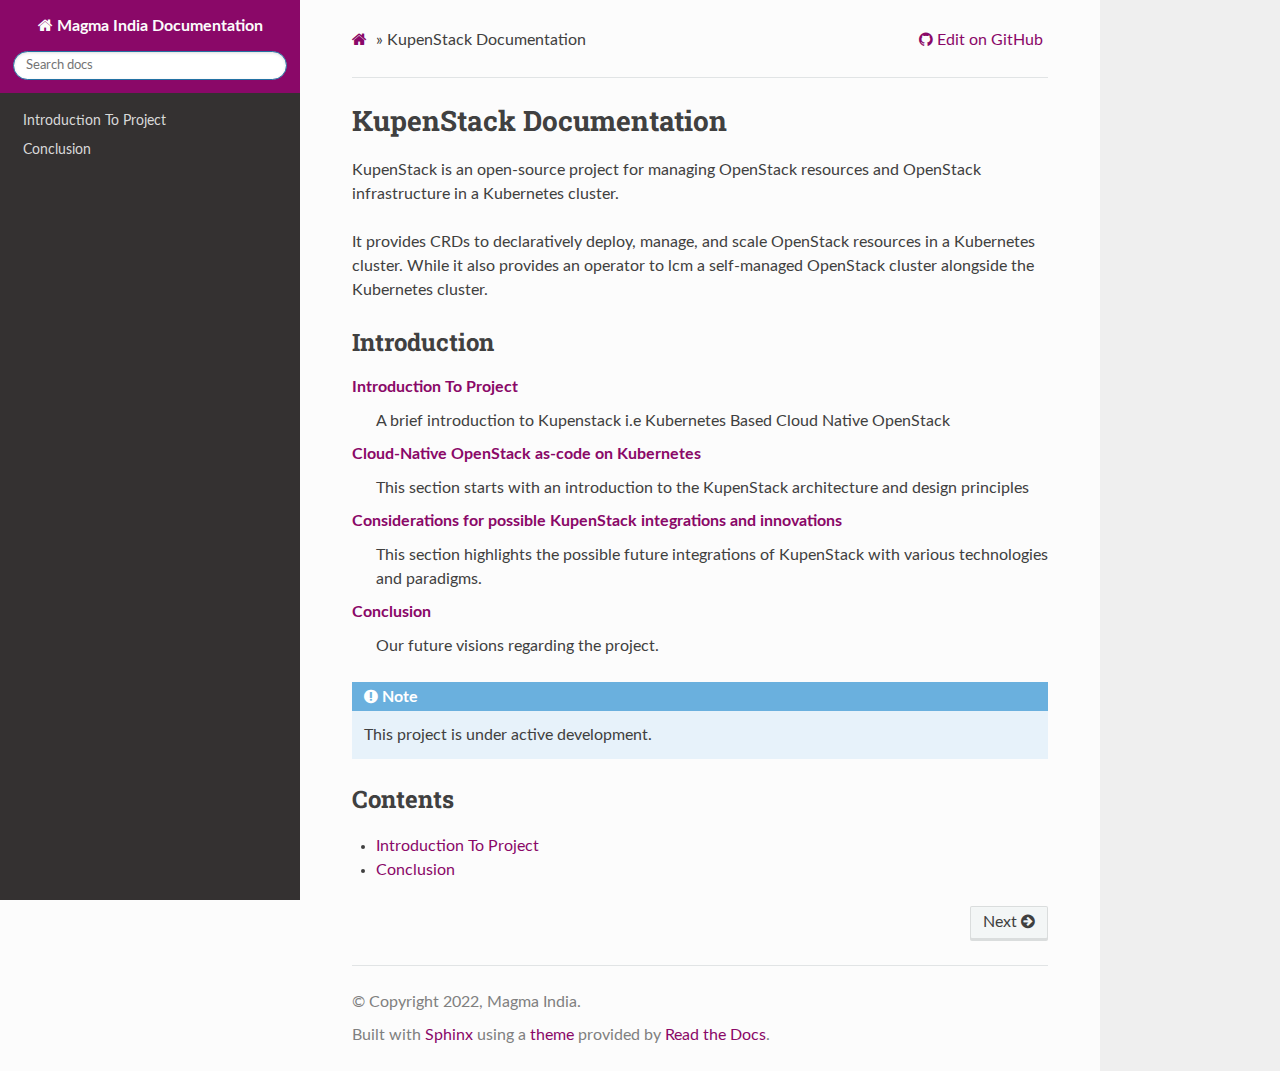
<file: index.html>
<!DOCTYPE html>
<html class="writer-html5" lang="en" >
<head>
  <meta charset="utf-8" />
  
  <meta name="viewport" content="width=device-width, initial-scale=1.0" />
  
  <title>KupenStack Documentation &mdash; Magma India Documentation 0.1.0 documentation</title>
  

  
  <link rel="stylesheet" href="_static/css/theme.css" type="text/css" />
  <link rel="stylesheet" href="_static/pygments.css" type="text/css" />

  
  

  
  

  

  
  
    
      <script type="text/javascript" id="documentation_options" data-url_root="./" src="_static/documentation_options.js"></script>
        <script src="_static/jquery.js"></script>
        <script src="_static/underscore.js"></script>
        <script src="_static/doctools.js"></script>
    
    <script type="text/javascript" src="_static/js/theme.js"></script>

    
    <link rel="index" title="Index" href="genindex.html" />
    <link rel="search" title="Search" href="search.html" />
    <link rel="next" title="Introduction To Project" href="Introduction.html" /> 
</head>

<body class="wy-body-for-nav">

   
  <div class="wy-grid-for-nav">
    
    <nav data-toggle="wy-nav-shift" class="wy-nav-side">
      <div class="wy-side-scroll">
        <div class="wy-side-nav-search" >
          

          
            <a href="#" class="icon icon-home"> Magma India Documentation
          

          
          </a>

          
            
            
          

          
<div role="search">
  <form id="rtd-search-form" class="wy-form" action="search.html" method="get">
    <input type="text" name="q" placeholder="Search docs" />
    <input type="hidden" name="check_keywords" value="yes" />
    <input type="hidden" name="area" value="default" />
  </form>
</div>

          
        </div>

        
        <div class="wy-menu wy-menu-vertical" data-spy="affix" role="navigation" aria-label="main navigation">
          
            
            
              
            
            
              <ul>
<li class="toctree-l1"><a class="reference internal" href="Introduction.html">Introduction To Project</a></li>
<li class="toctree-l1"><a class="reference internal" href="Conclusion.html">Conclusion</a></li>
</ul>

            
          
        </div>
        
      </div>
    </nav>

    <section data-toggle="wy-nav-shift" class="wy-nav-content-wrap">

      
      <nav class="wy-nav-top" aria-label="top navigation">
        
          <i data-toggle="wy-nav-top" class="fa fa-bars"></i>
          <a href="#">Magma India Documentation</a>
        
      </nav>


      <div class="wy-nav-content">
        
        <div class="rst-content">
        
          

















<div role="navigation" aria-label="breadcrumbs navigation">

  <ul class="wy-breadcrumbs">
    
      <li><a href="#" class="icon icon-home"></a> &raquo;</li>
        
      <li>KupenStack Documentation</li>
    
    
      <li class="wy-breadcrumbs-aside">
        
          
            
              <a href="https://github.com/kupenstack/docs/blob/master/docs/index.rst" class="fa fa-github"> Edit on GitHub</a>
            
          
        
      </li>
    
  </ul>

  
  <hr/>
</div>
          <div role="main" class="document" itemscope="itemscope" itemtype="http://schema.org/Article">
           <div itemprop="articleBody">
            
  <div class="section" id="kupenstack-documentation">
<h1>KupenStack Documentation<a class="headerlink" href="#kupenstack-documentation" title="Permalink to this headline">¶</a></h1>
<p>KupenStack is an open-source project for managing OpenStack resources and OpenStack infrastructure in
a Kubernetes cluster.</p>
<p>It provides CRDs to declaratively deploy, manage, and scale OpenStack resources in a Kubernetes cluster.
While it also provides an operator to lcm a self-managed OpenStack cluster alongside the Kubernetes cluster.</p>
<div class="section" id="introduction">
<h2>Introduction<a class="headerlink" href="#introduction" title="Permalink to this headline">¶</a></h2>
<dl class="simple">
<dt><a class="reference internal" href="Introduction.html"><span class="doc">Introduction To Project</span></a></dt><dd><p>A brief introduction to Kupenstack i.e Kubernetes Based Cloud Native OpenStack</p>
</dd>
<dt><a class="reference internal" href="Cloud-Native-OpenStack-as-code-on-Kubernetes.html"><span class="doc">Cloud-Native OpenStack as-code on Kubernetes</span></a></dt><dd><p>This section starts with an introduction to the KupenStack architecture and design principles</p>
</dd>
<dt><a class="reference internal" href="Considerations-for-possible-KupenStack-integrations-and-innovations.html"><span class="doc">Considerations for possible KupenStack integrations and innovations</span></a></dt><dd><p>This section highlights the possible future integrations of KupenStack with various technologies and paradigms.</p>
</dd>
<dt><a class="reference internal" href="Conclusion.html"><span class="doc">Conclusion</span></a></dt><dd><p>Our future visions regarding the project.</p>
</dd>
</dl>
<div class="admonition note">
<p class="admonition-title">Note</p>
<p>This project is under active development.</p>
</div>
</div>
<div class="section" id="contents">
<h2>Contents<a class="headerlink" href="#contents" title="Permalink to this headline">¶</a></h2>
<div class="toctree-wrapper compound">
<ul>
<li class="toctree-l1"><a class="reference internal" href="Introduction.html">Introduction To Project</a></li>
<li class="toctree-l1"><a class="reference internal" href="Conclusion.html">Conclusion</a></li>
</ul>
</div>
</div>
</div>


           </div>
           
          </div>
          <footer>
    <div class="rst-footer-buttons" role="navigation" aria-label="footer navigation">
        <a href="Introduction.html" class="btn btn-neutral float-right" title="Introduction To Project" accesskey="n" rel="next">Next <span class="fa fa-arrow-circle-right" aria-hidden="true"></span></a>
    </div>

  <hr/>

  <div role="contentinfo">
    <p>
        &#169; Copyright 2022, Magma India.

    </p>
  </div>
    
    
    
    Built with <a href="https://www.sphinx-doc.org/">Sphinx</a> using a
    
    <a href="https://github.com/readthedocs/sphinx_rtd_theme">theme</a>
    
    provided by <a href="https://readthedocs.org">Read the Docs</a>. 

</footer>
        </div>
      </div>

    </section>

  </div>
  

  <script type="text/javascript">
      jQuery(function () {
          SphinxRtdTheme.Navigation.enable(true);
      });
  </script>

  
  
    
   

</body>
</html>
</file>
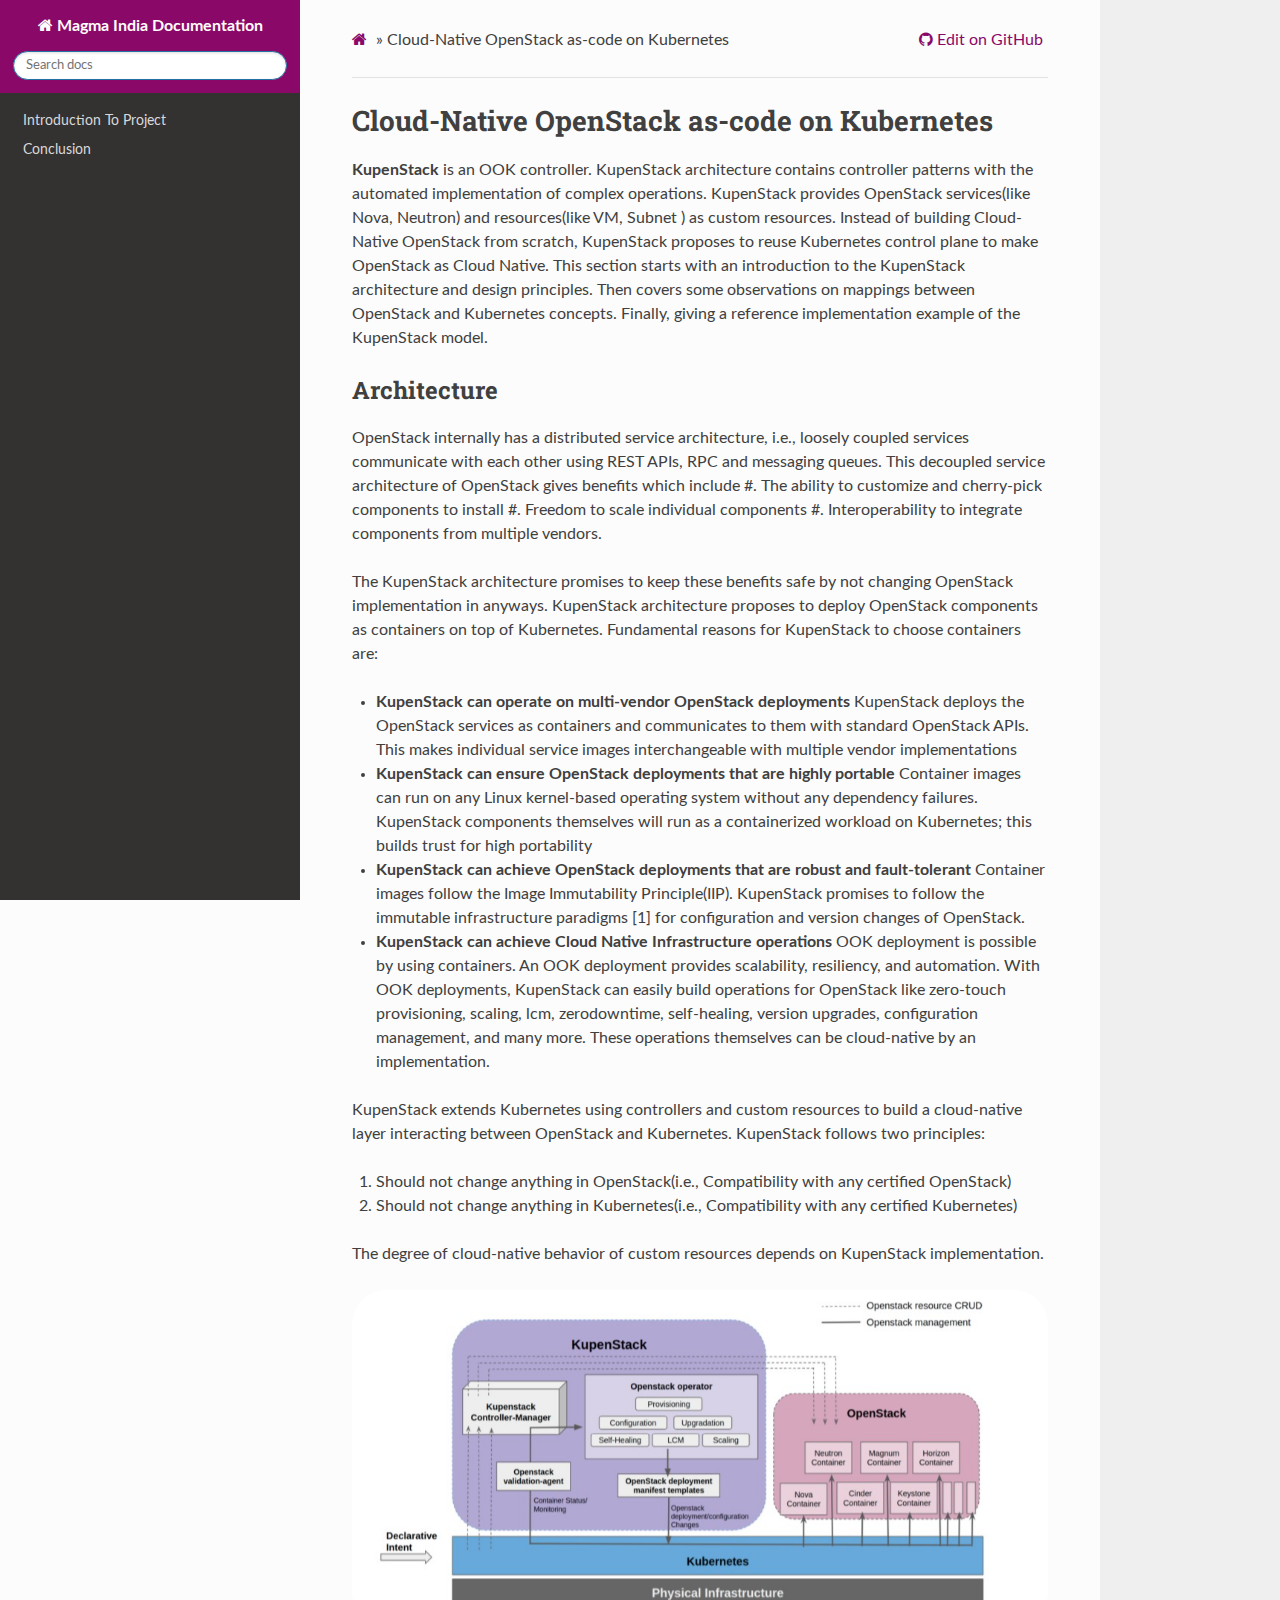
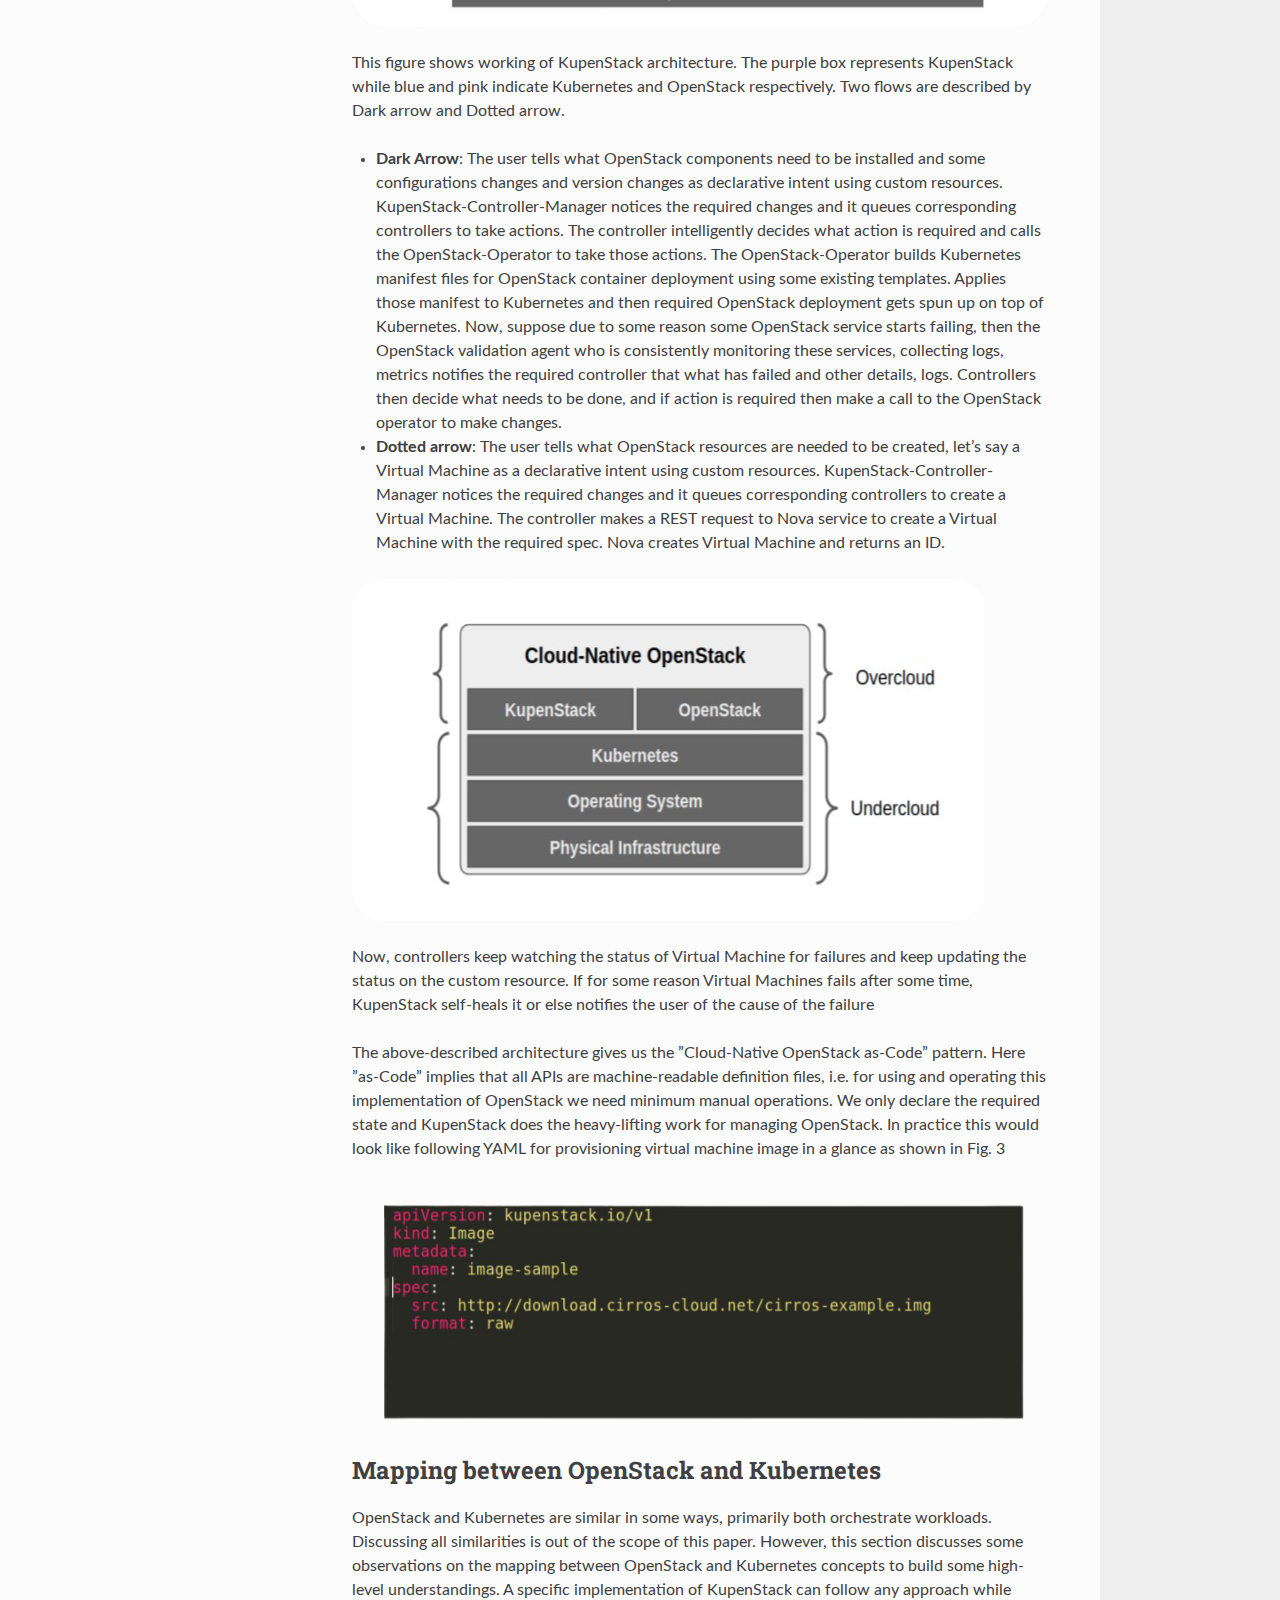
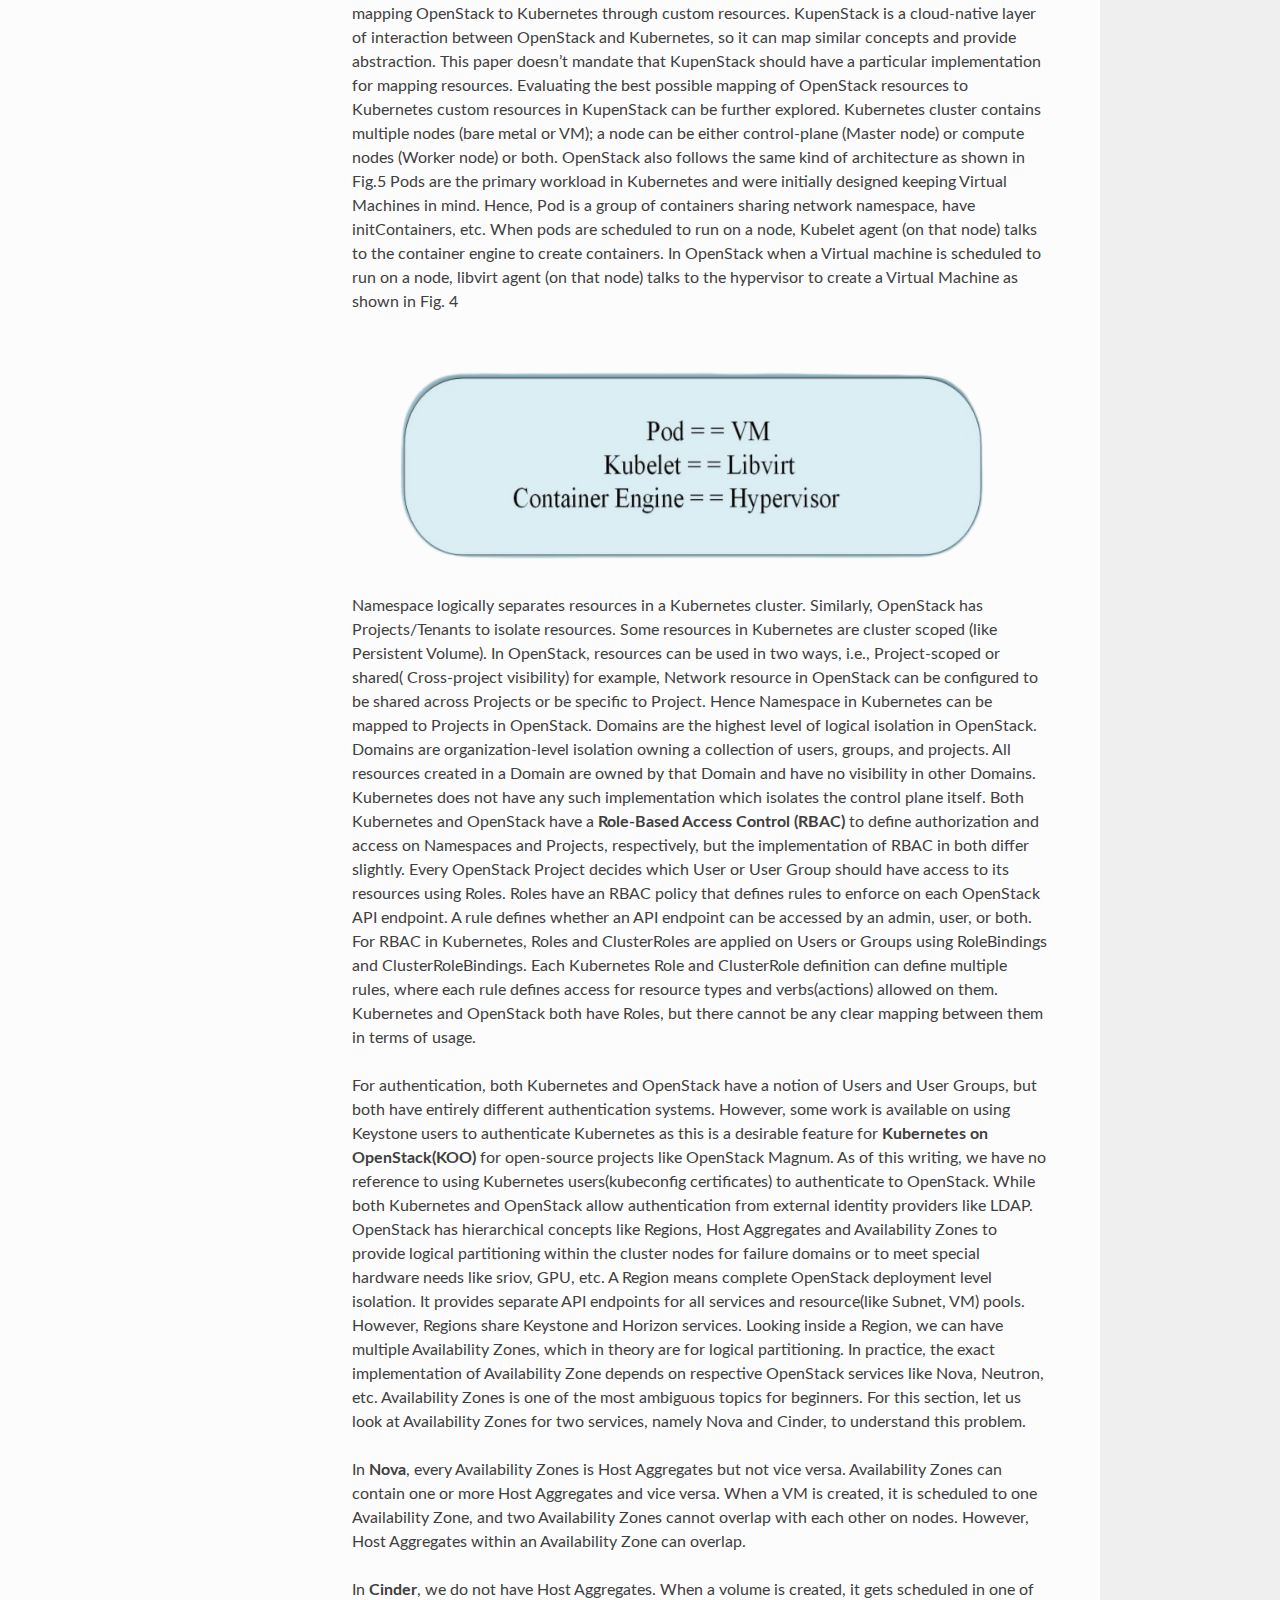
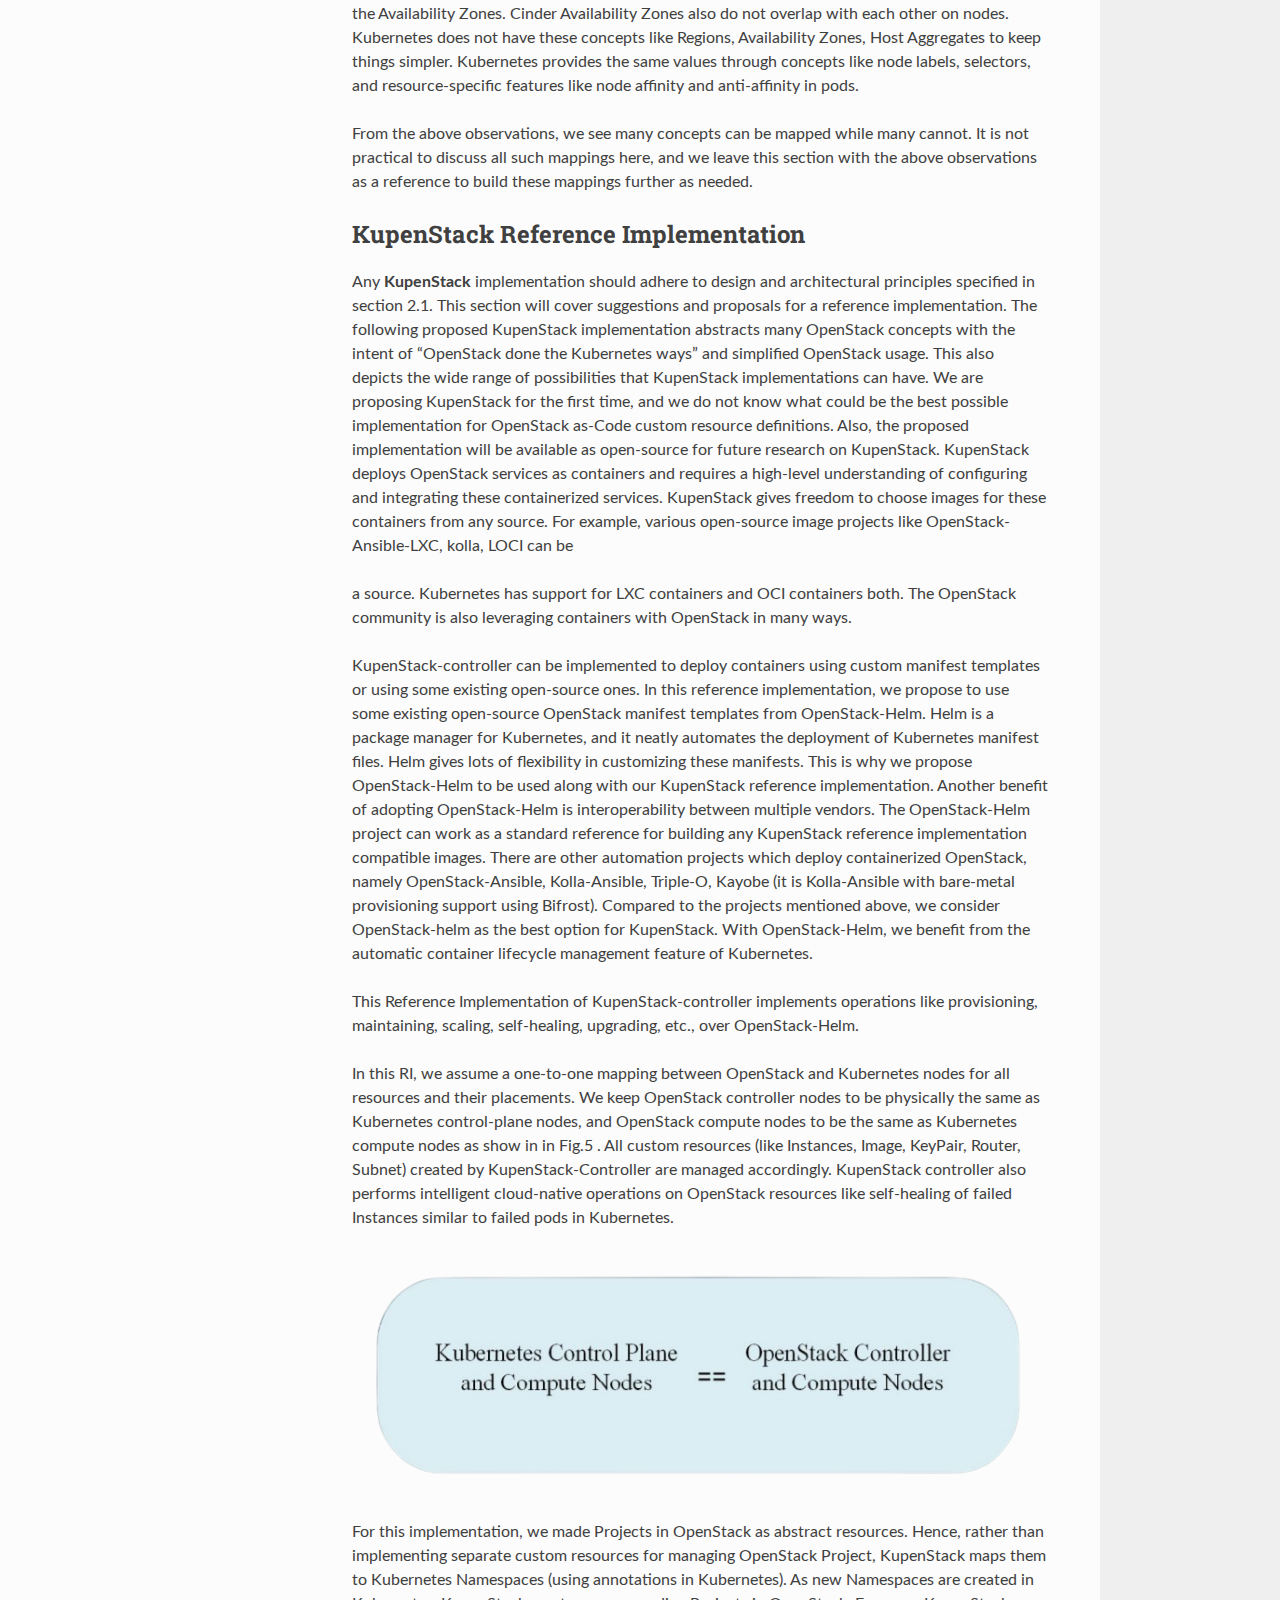
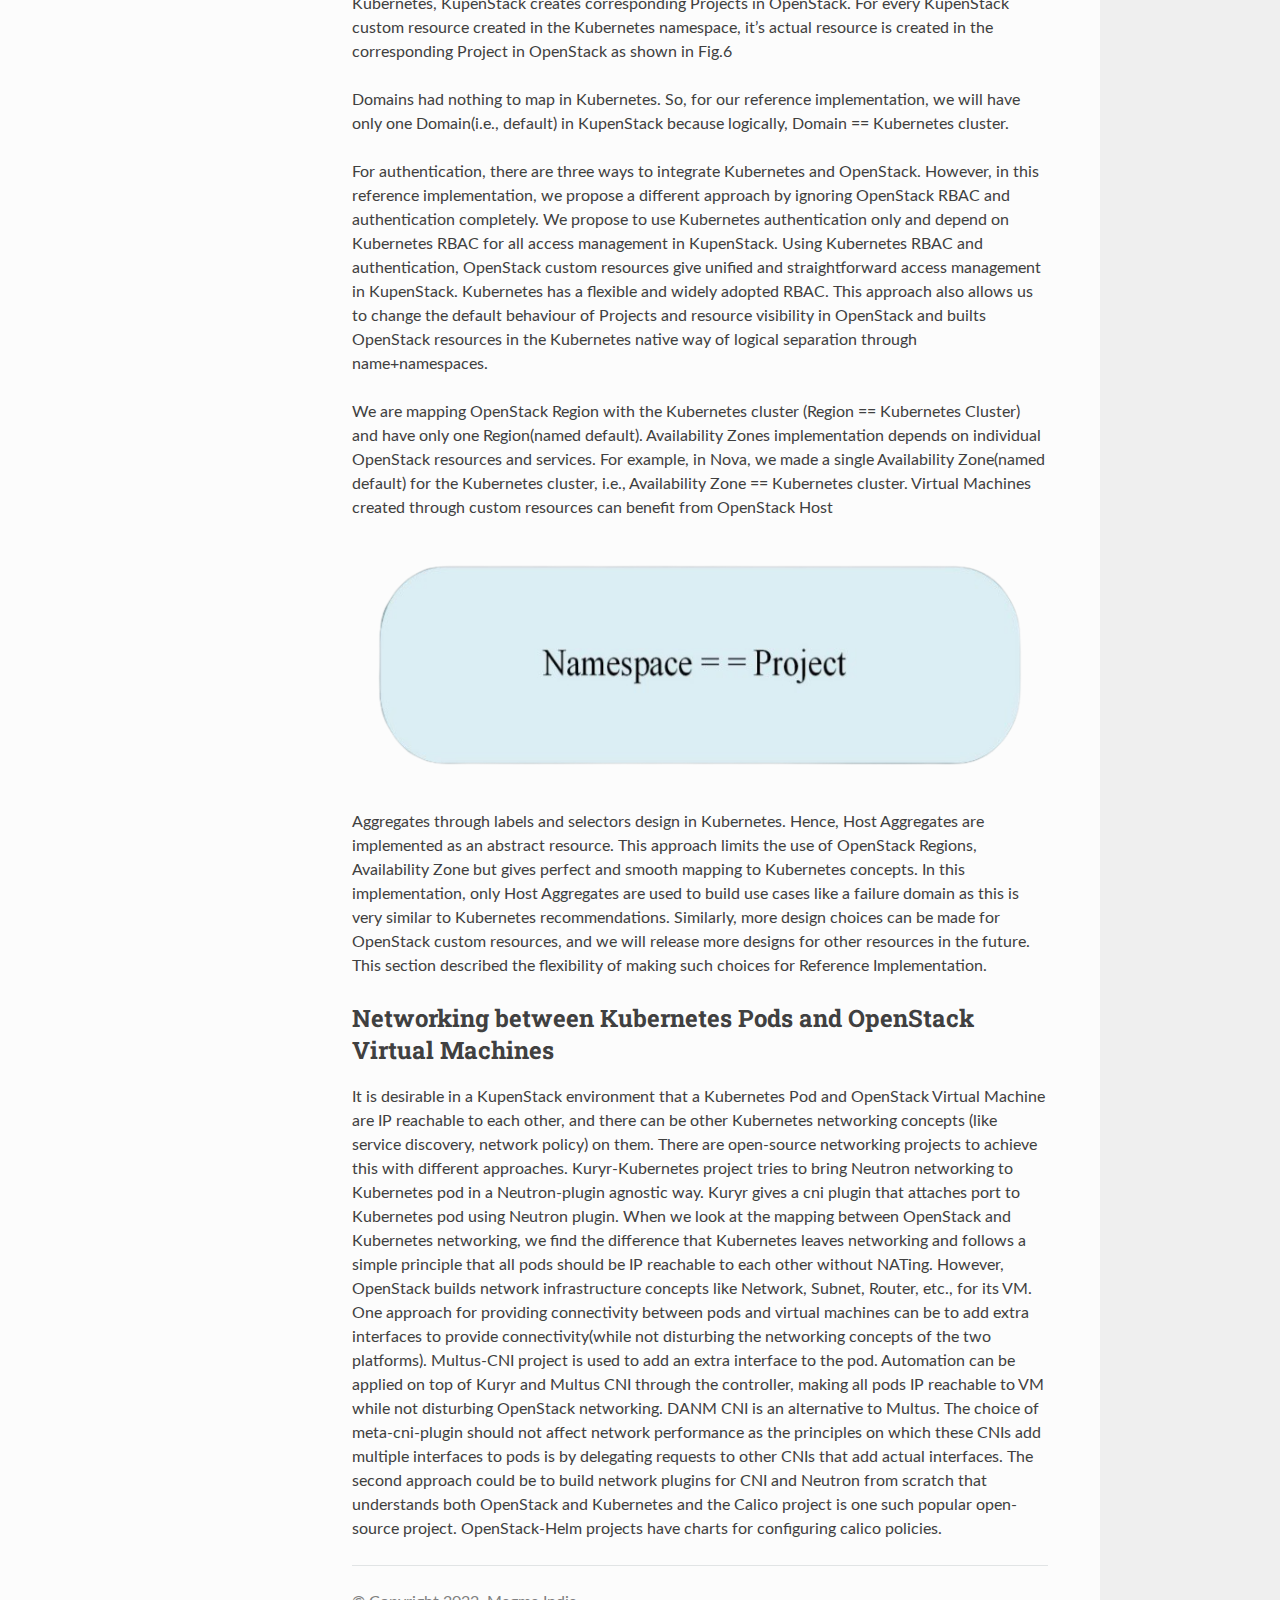
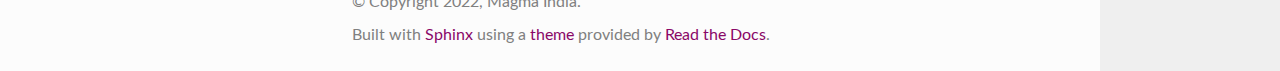
<file: Cloud-Native-OpenStack-as-code-on-Kubernetes.html>
<!DOCTYPE html>
<html class="writer-html5" lang="en" >
<head>
  <meta charset="utf-8" />
  
  <meta name="viewport" content="width=device-width, initial-scale=1.0" />
  
  <title>Cloud-Native OpenStack as-code on Kubernetes &mdash; Magma India Documentation 0.1.0 documentation</title>
  

  
  <link rel="stylesheet" href="_static/css/theme.css" type="text/css" />
  <link rel="stylesheet" href="_static/pygments.css" type="text/css" />

  
  

  
  

  

  
  
    
      <script type="text/javascript" id="documentation_options" data-url_root="./" src="_static/documentation_options.js"></script>
        <script src="_static/jquery.js"></script>
        <script src="_static/underscore.js"></script>
        <script src="_static/doctools.js"></script>
    
    <script type="text/javascript" src="_static/js/theme.js"></script>

    
    <link rel="index" title="Index" href="genindex.html" />
    <link rel="search" title="Search" href="search.html" /> 
</head>

<body class="wy-body-for-nav">

   
  <div class="wy-grid-for-nav">
    
    <nav data-toggle="wy-nav-shift" class="wy-nav-side">
      <div class="wy-side-scroll">
        <div class="wy-side-nav-search" >
          

          
            <a href="index.html" class="icon icon-home"> Magma India Documentation
          

          
          </a>

          
            
            
          

          
<div role="search">
  <form id="rtd-search-form" class="wy-form" action="search.html" method="get">
    <input type="text" name="q" placeholder="Search docs" />
    <input type="hidden" name="check_keywords" value="yes" />
    <input type="hidden" name="area" value="default" />
  </form>
</div>

          
        </div>

        
        <div class="wy-menu wy-menu-vertical" data-spy="affix" role="navigation" aria-label="main navigation">
          
            
            
              
            
            
              <ul>
<li class="toctree-l1"><a class="reference internal" href="Introduction.html">Introduction To Project</a></li>
<li class="toctree-l1"><a class="reference internal" href="Conclusion.html">Conclusion</a></li>
</ul>

            
          
        </div>
        
      </div>
    </nav>

    <section data-toggle="wy-nav-shift" class="wy-nav-content-wrap">

      
      <nav class="wy-nav-top" aria-label="top navigation">
        
          <i data-toggle="wy-nav-top" class="fa fa-bars"></i>
          <a href="index.html">Magma India Documentation</a>
        
      </nav>


      <div class="wy-nav-content">
        
        <div class="rst-content">
        
          

















<div role="navigation" aria-label="breadcrumbs navigation">

  <ul class="wy-breadcrumbs">
    
      <li><a href="index.html" class="icon icon-home"></a> &raquo;</li>
        
      <li>Cloud-Native OpenStack as-code on Kubernetes</li>
    
    
      <li class="wy-breadcrumbs-aside">
        
          
            
              <a href="https://github.com/kupenstack/docs/blob/master/docs/Cloud-Native-OpenStack-as-code-on-Kubernetes.rst" class="fa fa-github"> Edit on GitHub</a>
            
          
        
      </li>
    
  </ul>

  
  <hr/>
</div>
          <div role="main" class="document" itemscope="itemscope" itemtype="http://schema.org/Article">
           <div itemprop="articleBody">
            
  <div class="section" id="cloud-native-openstack-as-code-on-kubernetes">
<h1>Cloud-Native OpenStack as-code on Kubernetes<a class="headerlink" href="#cloud-native-openstack-as-code-on-kubernetes" title="Permalink to this headline">¶</a></h1>
<p><strong>KupenStack</strong> is an OOK controller. KupenStack architecture contains controller patterns with the automated implementation
of complex operations. KupenStack provides OpenStack services(like Nova, Neutron) and resources(like
VM, Subnet ) as custom resources. Instead of building Cloud-Native OpenStack from scratch, KupenStack proposes to
reuse Kubernetes control plane to make OpenStack as Cloud Native. This section starts with an introduction to the
KupenStack architecture and design principles. Then covers some observations on mappings between OpenStack and
Kubernetes concepts. Finally, giving a reference implementation example of the KupenStack model.</p>
<div class="section" id="architecture">
<h2>Architecture<a class="headerlink" href="#architecture" title="Permalink to this headline">¶</a></h2>
<p>OpenStack internally has a distributed service architecture, i.e., loosely coupled services communicate with each other
using REST APIs, RPC and messaging queues. This decoupled service architecture of OpenStack gives benefits which
include
#. The ability to customize and cherry-pick components to install
#. Freedom to scale individual components
#. Interoperability to integrate components from multiple vendors.</p>
<p>The KupenStack architecture promises to keep these
benefits safe by not changing OpenStack implementation in anyways. KupenStack architecture proposes to deploy
OpenStack components as containers on top of Kubernetes. Fundamental reasons for KupenStack to choose containers
are:</p>
<ul class="simple">
<li><p><strong>KupenStack can operate on multi-vendor OpenStack deployments</strong>
KupenStack deploys the OpenStack services as containers and communicates to them with standard OpenStack APIs. This makes individual
service images interchangeable with multiple vendor implementations</p></li>
<li><p><strong>KupenStack can ensure OpenStack deployments that are highly portable</strong>
Container images can run on any Linux kernel-based operating system without any dependency failures. KupenStack components
themselves will run as a containerized workload on Kubernetes; this builds trust for high portability</p></li>
<li><p><strong>KupenStack can achieve OpenStack deployments that are robust and fault-tolerant</strong>
Container images follow the Image Immutability Principle(IIP). KupenStack promises to follow the immutable infrastructure
paradigms [1] for configuration and version changes of OpenStack.</p></li>
<li><p><strong>KupenStack can achieve Cloud Native Infrastructure operations</strong>
OOK deployment is possible by using containers. An OOK deployment provides scalability, resiliency,
and automation. With OOK deployments, KupenStack can easily build operations for OpenStack like zero-touch
provisioning, scaling, lcm, zerodowntime, self-healing, version upgrades, configuration management, and
many more. These operations themselves can be cloud-native by an implementation.</p></li>
</ul>
<p>KupenStack extends Kubernetes using controllers and custom resources to build a cloud-native layer interacting between
OpenStack and Kubernetes. KupenStack follows two principles:</p>
<ol class="arabic simple">
<li><p>Should not change anything in OpenStack(i.e., Compatibility with any certified OpenStack)</p></li>
<li><p>Should not change anything in Kubernetes(i.e., Compatibility with any certified Kubernetes)</p></li>
</ol>
<p>The degree of cloud-native behavior of custom resources depends on KupenStack implementation.</p>
<img alt="_images/img1.png" src="_images/img1.png" />
<p>This figure shows working of KupenStack architecture. The purple box represents KupenStack while blue and pink indicate
Kubernetes and OpenStack respectively. Two flows are described by Dark arrow and Dotted arrow.</p>
<ul class="simple">
<li><p><strong>Dark Arrow</strong>: The user tells what OpenStack components need to be installed and some configurations changes
and version changes as declarative intent using custom resources. KupenStack-Controller-Manager notices the
required changes and it queues corresponding controllers to take actions. The controller intelligently decides
what action is required and calls the OpenStack-Operator to take those actions. The OpenStack-Operator
builds Kubernetes manifest files for OpenStack container deployment using some existing templates. Applies
those manifest to Kubernetes and then required OpenStack deployment gets spun up on top of Kubernetes.
Now, suppose due to some reason some OpenStack service starts failing, then the OpenStack validation agent
who is consistently monitoring these services, collecting logs, metrics notifies the required controller that what
has failed and other details, logs. Controllers then decide what needs to be done, and if action is required then
make a call to the OpenStack operator to make changes.</p></li>
<li><p><strong>Dotted arrow</strong>: The user tells what OpenStack resources are needed to be created, let’s say a Virtual Machine as
a declarative intent using custom resources. KupenStack-Controller-Manager notices the required changes and
it queues corresponding controllers to create a Virtual Machine. The controller makes a REST request to Nova
service to create a Virtual Machine with the required spec. Nova creates Virtual Machine and returns an ID.</p></li>
</ul>
<img alt="_images/Img2.png" src="_images/Img2.png" />
<p>Now, controllers keep watching the status of Virtual Machine for failures and keep updating the status on the
custom resource. If for some reason Virtual Machines fails after some time, KupenStack self-heals it or else
notifies the user of the cause of the failure</p>
<p>The above-described architecture gives us the ”Cloud-Native OpenStack as-Code” pattern. Here ”as-Code” implies
that all APIs are machine-readable definition files, i.e. for using and operating this implementation of OpenStack we
need minimum manual operations. We only declare the required state and KupenStack does the heavy-lifting work for
managing OpenStack. In practice this would look like following YAML for provisioning virtual machine image in a
glance as shown in Fig. 3</p>
<img alt="_images/img3.png" src="_images/img3.png" />
</div>
<div class="section" id="mapping-between-openstack-and-kubernetes">
<h2>Mapping between OpenStack and Kubernetes<a class="headerlink" href="#mapping-between-openstack-and-kubernetes" title="Permalink to this headline">¶</a></h2>
<p>OpenStack and Kubernetes are similar in some ways, primarily both orchestrate workloads. Discussing all similarities
is out of the scope of this paper. However, this section discusses some observations on the mapping between OpenStack
and Kubernetes concepts to build some high-level understandings. A specific implementation of KupenStack can follow
any approach while mapping OpenStack to Kubernetes through custom resources. KupenStack is a cloud-native layer
of interaction between OpenStack and Kubernetes, so it can map similar concepts and provide abstraction. This paper
doesn’t mandate that KupenStack should have a particular implementation for mapping resources. Evaluating the best
possible mapping of OpenStack resources to Kubernetes custom resources in KupenStack can be further explored.
Kubernetes cluster contains multiple nodes (bare metal or VM); a node can be either control-plane (Master
node) or compute nodes (Worker node) or both. OpenStack also follows the same kind of architecture as shown in Fig.5
Pods are the primary workload in Kubernetes and were initially designed keeping Virtual Machines in mind.
Hence, Pod is a group of containers sharing network namespace, have initContainers, etc. When pods are scheduled to
run on a node, Kubelet agent (on that node) talks to the container engine to create containers. In OpenStack when a
Virtual machine is scheduled to run on a node, libvirt agent (on that node) talks to the hypervisor to create a Virtual
Machine as shown in Fig. 4</p>
<img alt="_images/img4.png" src="_images/img4.png" />
<p>Namespace logically separates resources in a Kubernetes cluster. Similarly, OpenStack has Projects/Tenants to isolate
resources. Some resources in Kubernetes are cluster scoped (like Persistent Volume). In OpenStack, resources can be
used in two ways, i.e., Project-scoped or shared( Cross-project visibility) for example, Network resource in OpenStack
can be configured to be shared across Projects or be specific to Project. Hence Namespace in Kubernetes can be mapped
to Projects in OpenStack.
Domains are the highest level of logical isolation in OpenStack. Domains are organization-level isolation owning a
collection of users, groups, and projects. All resources created in a Domain are owned by that Domain and have no
visibility in other Domains. Kubernetes does not have any such implementation which isolates the control plane itself.
Both Kubernetes and OpenStack have a <strong>Role-Based Access Control (RBAC)</strong> to define authorization and access on
Namespaces and Projects, respectively, but the implementation of RBAC in both differ slightly. Every OpenStack
Project decides which User or User Group should have access to its resources using Roles. Roles have an RBAC policy
that defines rules to enforce on each OpenStack API endpoint. A rule defines whether an API endpoint can be accessed
by an admin, user, or both. For RBAC in Kubernetes, Roles and ClusterRoles are applied on Users or Groups using
RoleBindings and ClusterRoleBindings. Each Kubernetes Role and ClusterRole definition can define multiple rules,
where each rule defines access for resource types and verbs(actions) allowed on them. Kubernetes and OpenStack both
have Roles, but there cannot be any clear mapping between them in terms of usage.</p>
<p>For authentication, both Kubernetes and OpenStack have a notion of Users and User Groups, but both have entirely
different authentication systems. However, some work is available on using Keystone users to authenticate Kubernetes
as this is a desirable feature for <strong>Kubernetes on OpenStack(KOO)</strong> for open-source projects like OpenStack
Magnum. As of this writing, we have no reference to using Kubernetes users(kubeconfig certificates) to authenticate to
OpenStack. While both Kubernetes and OpenStack allow authentication from external identity providers like LDAP.
OpenStack has hierarchical concepts like Regions, Host Aggregates and Availability Zones to provide logical partitioning within the cluster nodes for failure domains or to meet special hardware needs like sriov, GPU, etc. A
Region means complete OpenStack deployment level isolation. It provides separate API endpoints for all services
and resource(like Subnet, VM) pools. However, Regions share Keystone and Horizon services. Looking inside a
Region, we can have multiple Availability Zones, which in theory are for logical partitioning. In practice, the exact
implementation of Availability Zone depends on respective OpenStack services like Nova, Neutron, etc. Availability
Zones is one of the most ambiguous topics for beginners. For this section, let us look at Availability Zones for two
services, namely Nova and Cinder, to understand this problem.</p>
<p>In <strong>Nova</strong>, every Availability Zones is Host Aggregates but not vice versa. Availability Zones can contain one
or more Host Aggregates and vice versa. When a VM is created, it is scheduled to one Availability Zone, and two
Availability Zones cannot overlap with each other on nodes. However, Host Aggregates within an Availability Zone can
overlap.</p>
<p>In <strong>Cinder</strong>, we do not have Host Aggregates. When a volume is created, it gets scheduled in one of the
Availability Zones. Cinder Availability Zones also do not overlap with each other on nodes.
Kubernetes does not have these concepts like Regions, Availability Zones, Host Aggregates to keep things simpler.
Kubernetes provides the same values through concepts like node labels, selectors, and resource-specific features like
node affinity and anti-affinity in pods.</p>
<p>From the above observations, we see many concepts can be mapped while many cannot. It is not practical to discuss
all such mappings here, and we leave this section with the above observations as a reference to build these mappings
further as needed.</p>
</div>
<div class="section" id="kupenstack-reference-implementation">
<h2>KupenStack Reference Implementation<a class="headerlink" href="#kupenstack-reference-implementation" title="Permalink to this headline">¶</a></h2>
<p>Any <strong>KupenStack</strong> implementation should adhere to design and architectural principles specified in section 2.1. This
section will cover suggestions and proposals for a reference implementation. The following proposed KupenStack
implementation abstracts many OpenStack concepts with the intent of “OpenStack done the Kubernetes ways” and
simplified OpenStack usage. This also depicts the wide range of possibilities that KupenStack implementations can have.
We are proposing KupenStack for the first time, and we do not know what could be the best possible implementation for
OpenStack as-Code custom resource definitions. Also, the proposed implementation will be available as open-source
for future research on KupenStack.
KupenStack deploys OpenStack services as containers and requires a high-level understanding of configuring and
integrating these containerized services. KupenStack gives freedom to choose images for these containers from any
source. For example, various open-source image projects like OpenStack-Ansible-LXC, kolla, LOCI can be</p>
<p>a source. Kubernetes has support for LXC containers and OCI containers both. The OpenStack community is also
leveraging containers with OpenStack in many ways.</p>
<p>KupenStack-controller can be implemented to deploy containers using custom manifest templates or using some existing
open-source ones. In this reference implementation, we propose to use some existing open-source OpenStack manifest
templates from OpenStack-Helm. Helm is a package manager for Kubernetes, and it neatly automates the
deployment of Kubernetes manifest files. Helm gives lots of flexibility in customizing these manifests. This is why we
propose OpenStack-Helm to be used along with our KupenStack reference implementation. Another benefit of adopting
OpenStack-Helm is interoperability between multiple vendors. The OpenStack-Helm project can work as a standard
reference for building any KupenStack reference implementation compatible images. There are other automation
projects which deploy containerized OpenStack, namely OpenStack-Ansible, Kolla-Ansible, Triple-O,
Kayobe (it is Kolla-Ansible with bare-metal provisioning support using Bifrost). Compared to the projects
mentioned above, we consider OpenStack-helm as the best option for KupenStack. With OpenStack-Helm, we benefit
from the automatic container lifecycle management feature of Kubernetes.</p>
<p>This Reference Implementation of KupenStack-controller implements operations like provisioning, maintaining, scaling,
self-healing, upgrading, etc., over OpenStack-Helm.</p>
<p>In this RI, we assume a one-to-one mapping between OpenStack and Kubernetes nodes for all resources and their
placements. We keep OpenStack controller nodes to be physically the same as Kubernetes control-plane nodes, and
OpenStack compute nodes to be the same as Kubernetes compute nodes as show in in Fig.5 . All custom resources (like
Instances, Image, KeyPair, Router, Subnet) created by KupenStack-Controller are managed accordingly. KupenStack
controller also performs intelligent cloud-native operations on OpenStack resources like self-healing of failed Instances
similar to failed pods in Kubernetes.</p>
<img alt="_images/img5.png" src="_images/img5.png" />
<p>For this implementation, we made Projects in OpenStack as abstract resources. Hence, rather than implementing
separate custom resources for managing OpenStack Project, KupenStack maps them to Kubernetes Namespaces (using
annotations in Kubernetes). As new Namespaces are created in Kubernetes, KupenStack creates corresponding Projects
in OpenStack. For every KupenStack custom resource created in the Kubernetes namespace, it’s actual resource is
created in the corresponding Project in OpenStack as shown in Fig.6</p>
<p>Domains had nothing to map in Kubernetes. So, for our reference implementation, we will have only one Domain(i.e.,
default) in KupenStack because logically, Domain == Kubernetes cluster.</p>
<p>For authentication, there are three ways to integrate Kubernetes and OpenStack. However, in this reference implementation, we propose a different approach by ignoring OpenStack RBAC and authentication completely. We propose
to use Kubernetes authentication only and depend on Kubernetes RBAC for all access management in KupenStack.
Using Kubernetes RBAC and authentication, OpenStack custom resources give unified and straightforward access
management in KupenStack. Kubernetes has a flexible and widely adopted RBAC. This approach also allows us to
change the default behaviour of Projects and resource visibility in OpenStack and builts OpenStack resources in the
Kubernetes native way of logical separation through name+namespaces.</p>
<p>We are mapping OpenStack Region with the Kubernetes cluster (Region == Kubernetes Cluster) and have only one
Region(named default). Availability Zones implementation depends on individual OpenStack resources and services.
For example, in Nova, we made a single Availability Zone(named default) for the Kubernetes cluster, i.e., Availability
Zone == Kubernetes cluster. Virtual Machines created through custom resources can benefit from OpenStack Host</p>
<img alt="_images/img6.png" src="_images/img6.png" />
<p>Aggregates through labels and selectors design in Kubernetes. Hence, Host Aggregates are implemented as an abstract
resource. This approach limits the use of OpenStack Regions, Availability Zone but gives perfect and smooth mapping
to Kubernetes concepts. In this implementation, only Host Aggregates are used to build use cases like a failure domain
as this is very similar to Kubernetes recommendations.
Similarly, more design choices can be made for OpenStack custom resources, and we will release more designs for other
resources in the future. This section described the flexibility of making such choices for Reference Implementation.</p>
</div>
<div class="section" id="networking-between-kubernetes-pods-and-openstack-virtual-machines">
<h2>Networking between Kubernetes Pods and OpenStack Virtual Machines<a class="headerlink" href="#networking-between-kubernetes-pods-and-openstack-virtual-machines" title="Permalink to this headline">¶</a></h2>
<p>It is desirable in a KupenStack environment that a Kubernetes Pod and OpenStack Virtual Machine are IP reachable to
each other, and there can be other Kubernetes networking concepts (like service discovery, network policy) on them.
There are open-source networking projects to achieve this with different approaches.
Kuryr-Kubernetes project tries to bring Neutron networking to Kubernetes pod in a Neutron-plugin agnostic way.
Kuryr gives a cni plugin that attaches port to Kubernetes pod using Neutron plugin. When we look at the mapping
between OpenStack and Kubernetes networking, we find the difference that Kubernetes leaves networking and follows a
simple principle that all pods should be IP reachable to each other without NATing. However, OpenStack builds network
infrastructure concepts like Network, Subnet, Router, etc., for its VM. One approach for providing connectivity between
pods and virtual machines can be to add extra interfaces to provide connectivity(while not disturbing the networking
concepts of the two platforms). Multus-CNI project is used to add an extra interface to the pod. Automation can
be applied on top of Kuryr and Multus CNI through the controller, making all pods IP reachable to VM while not
disturbing OpenStack networking. DANM CNI is an alternative to Multus. The choice of meta-cni-plugin should
not affect network performance as the principles on which these CNIs add multiple interfaces to pods is by delegating
requests to other CNIs that add actual interfaces. The second approach could be to build network plugins for CNI and
Neutron from scratch that understands both OpenStack and Kubernetes and the Calico project is one such popular
open-source project. OpenStack-Helm projects have charts for configuring calico policies.</p>
</div>
</div>


           </div>
           
          </div>
          <footer>

  <hr/>

  <div role="contentinfo">
    <p>
        &#169; Copyright 2022, Magma India.

    </p>
  </div>
    
    
    
    Built with <a href="https://www.sphinx-doc.org/">Sphinx</a> using a
    
    <a href="https://github.com/readthedocs/sphinx_rtd_theme">theme</a>
    
    provided by <a href="https://readthedocs.org">Read the Docs</a>. 

</footer>
        </div>
      </div>

    </section>

  </div>
  

  <script type="text/javascript">
      jQuery(function () {
          SphinxRtdTheme.Navigation.enable(true);
      });
  </script>

  
  
    
   

</body>
</html>
</file>
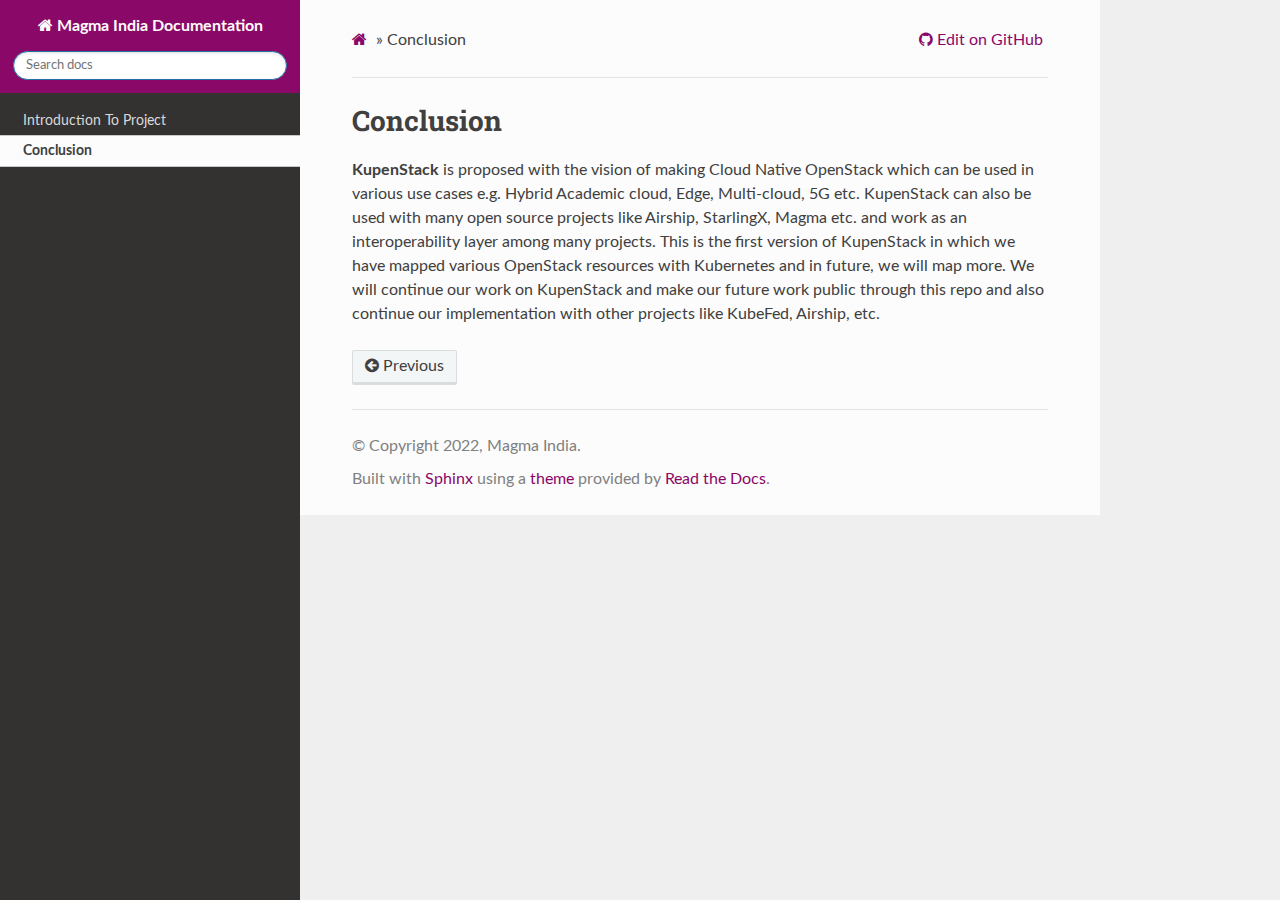
<file: Conclusion.html>
<!DOCTYPE html>
<html class="writer-html5" lang="en" >
<head>
  <meta charset="utf-8" />
  
  <meta name="viewport" content="width=device-width, initial-scale=1.0" />
  
  <title>Conclusion &mdash; Magma India Documentation 0.1.0 documentation</title>
  

  
  <link rel="stylesheet" href="_static/css/theme.css" type="text/css" />
  <link rel="stylesheet" href="_static/pygments.css" type="text/css" />

  
  

  
  

  

  
  
    
      <script type="text/javascript" id="documentation_options" data-url_root="./" src="_static/documentation_options.js"></script>
        <script src="_static/jquery.js"></script>
        <script src="_static/underscore.js"></script>
        <script src="_static/doctools.js"></script>
    
    <script type="text/javascript" src="_static/js/theme.js"></script>

    
    <link rel="index" title="Index" href="genindex.html" />
    <link rel="search" title="Search" href="search.html" />
    <link rel="prev" title="Introduction To Project" href="Introduction.html" /> 
</head>

<body class="wy-body-for-nav">

   
  <div class="wy-grid-for-nav">
    
    <nav data-toggle="wy-nav-shift" class="wy-nav-side">
      <div class="wy-side-scroll">
        <div class="wy-side-nav-search" >
          

          
            <a href="index.html" class="icon icon-home"> Magma India Documentation
          

          
          </a>

          
            
            
          

          
<div role="search">
  <form id="rtd-search-form" class="wy-form" action="search.html" method="get">
    <input type="text" name="q" placeholder="Search docs" />
    <input type="hidden" name="check_keywords" value="yes" />
    <input type="hidden" name="area" value="default" />
  </form>
</div>

          
        </div>

        
        <div class="wy-menu wy-menu-vertical" data-spy="affix" role="navigation" aria-label="main navigation">
          
            
            
              
            
            
              <ul class="current">
<li class="toctree-l1"><a class="reference internal" href="Introduction.html">Introduction To Project</a></li>
<li class="toctree-l1 current"><a class="current reference internal" href="#">Conclusion</a></li>
</ul>

            
          
        </div>
        
      </div>
    </nav>

    <section data-toggle="wy-nav-shift" class="wy-nav-content-wrap">

      
      <nav class="wy-nav-top" aria-label="top navigation">
        
          <i data-toggle="wy-nav-top" class="fa fa-bars"></i>
          <a href="index.html">Magma India Documentation</a>
        
      </nav>


      <div class="wy-nav-content">
        
        <div class="rst-content">
        
          

















<div role="navigation" aria-label="breadcrumbs navigation">

  <ul class="wy-breadcrumbs">
    
      <li><a href="index.html" class="icon icon-home"></a> &raquo;</li>
        
      <li>Conclusion</li>
    
    
      <li class="wy-breadcrumbs-aside">
        
          
            
              <a href="https://github.com/kupenstack/docs/blob/master/docs/Conclusion.rst" class="fa fa-github"> Edit on GitHub</a>
            
          
        
      </li>
    
  </ul>

  
  <hr/>
</div>
          <div role="main" class="document" itemscope="itemscope" itemtype="http://schema.org/Article">
           <div itemprop="articleBody">
            
  <div class="section" id="conclusion">
<h1>Conclusion<a class="headerlink" href="#conclusion" title="Permalink to this headline">¶</a></h1>
<p><strong>KupenStack</strong> is proposed with the vision of making Cloud Native OpenStack which can be used in various
use cases e.g. Hybrid Academic cloud, Edge, Multi-cloud, 5G etc. KupenStack can also be used with many open source
projects like Airship, StarlingX, Magma etc. and work as an interoperability layer among many projects. This is the first
version of KupenStack in which we have mapped various OpenStack resources with Kubernetes and in future, we will
map more. We will continue our work on KupenStack and make our future work public through this repo and also
continue our implementation with other projects like KubeFed, Airship, etc.</p>
</div>


           </div>
           
          </div>
          <footer>
    <div class="rst-footer-buttons" role="navigation" aria-label="footer navigation">
        <a href="Introduction.html" class="btn btn-neutral float-left" title="Introduction To Project" accesskey="p" rel="prev"><span class="fa fa-arrow-circle-left" aria-hidden="true"></span> Previous</a>
    </div>

  <hr/>

  <div role="contentinfo">
    <p>
        &#169; Copyright 2022, Magma India.

    </p>
  </div>
    
    
    
    Built with <a href="https://www.sphinx-doc.org/">Sphinx</a> using a
    
    <a href="https://github.com/readthedocs/sphinx_rtd_theme">theme</a>
    
    provided by <a href="https://readthedocs.org">Read the Docs</a>. 

</footer>
        </div>
      </div>

    </section>

  </div>
  

  <script type="text/javascript">
      jQuery(function () {
          SphinxRtdTheme.Navigation.enable(true);
      });
  </script>

  
  
    
   

</body>
</html>
</file>
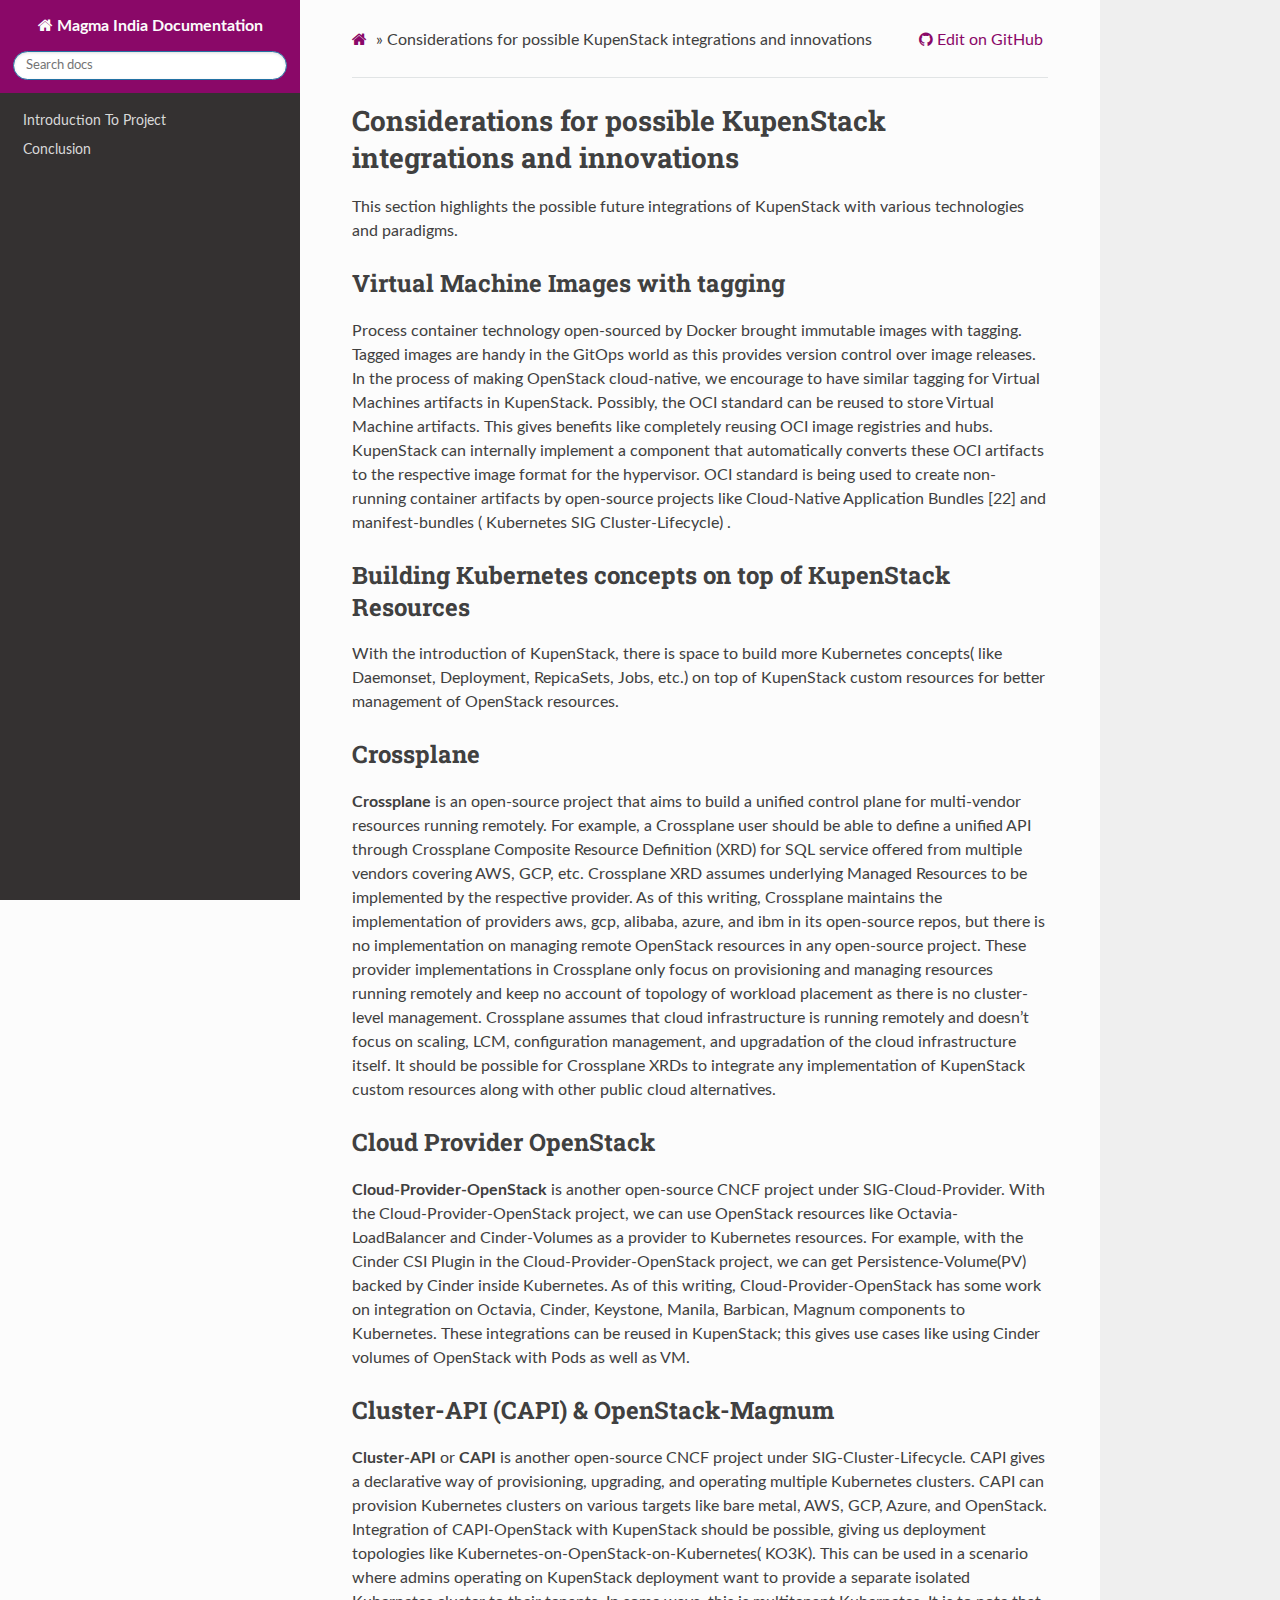
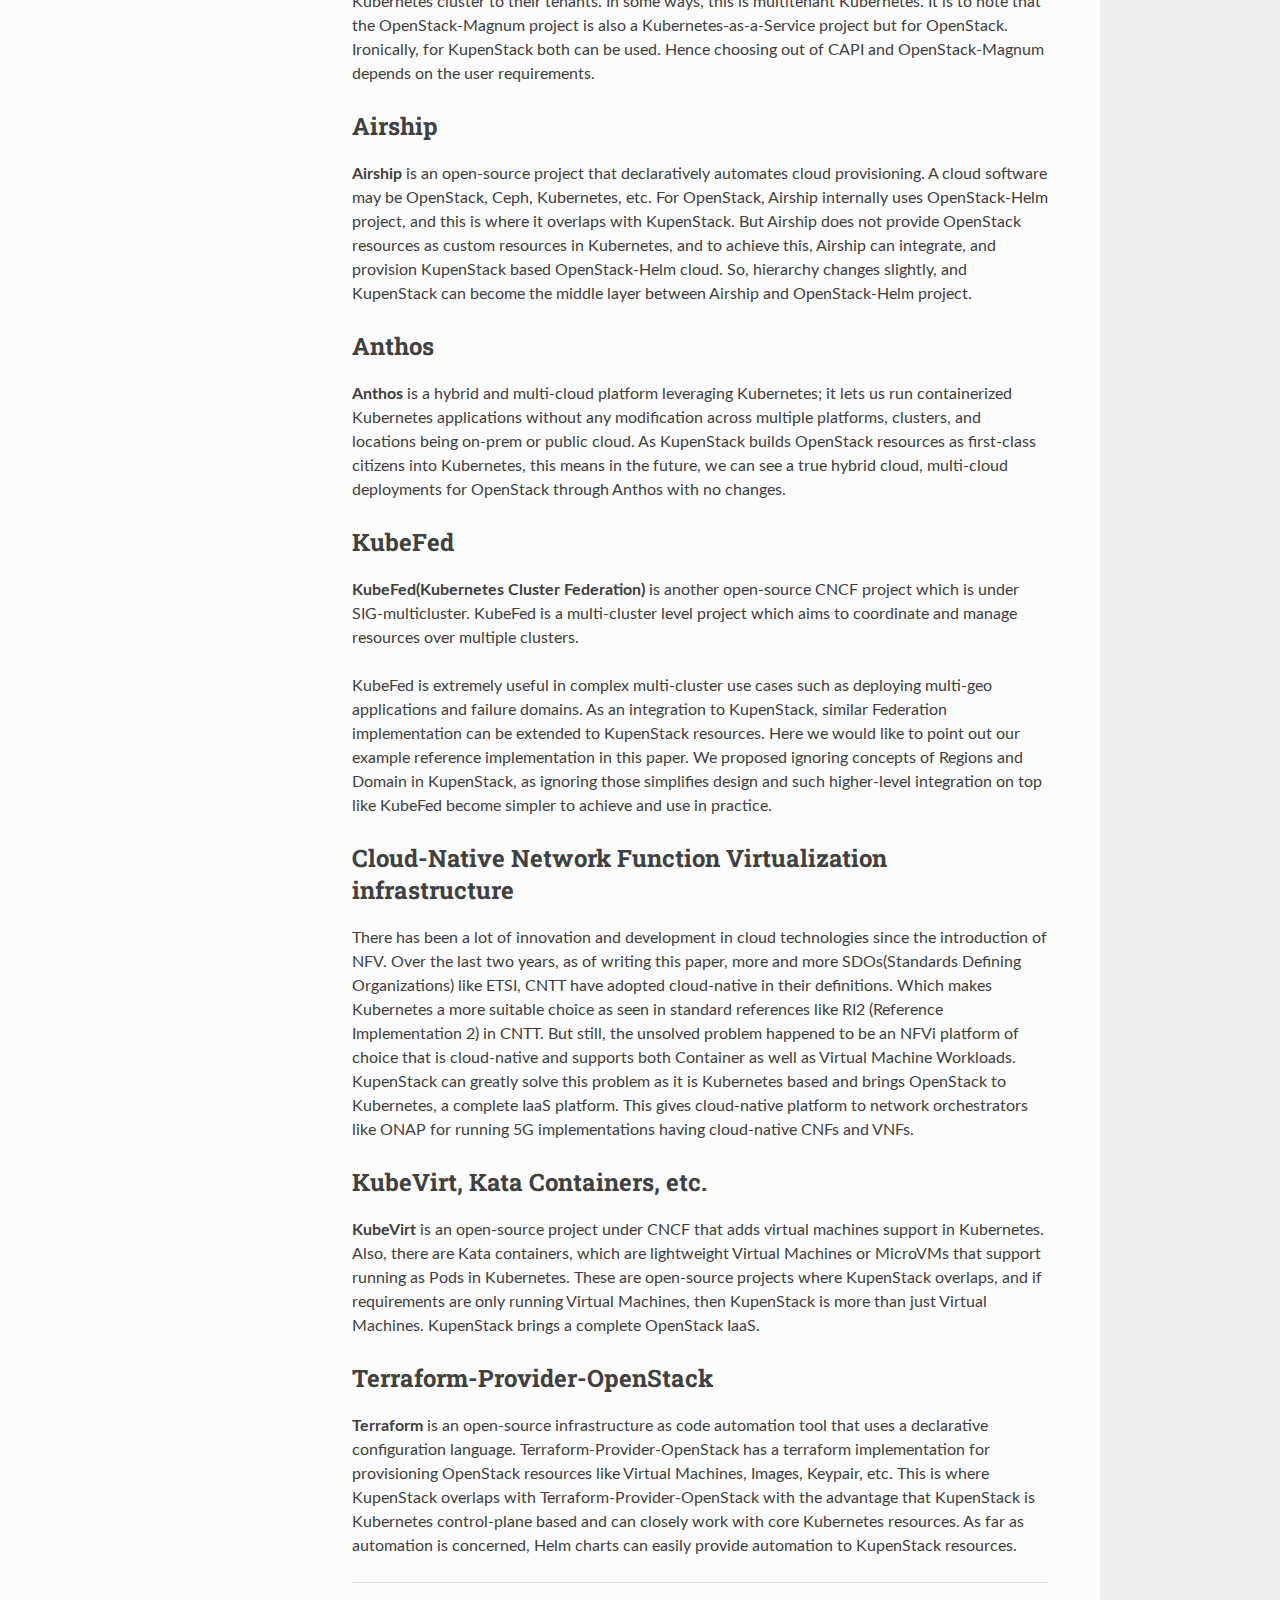
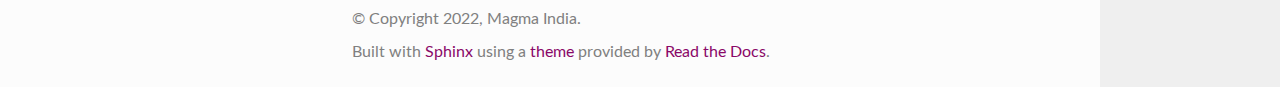
<file: Considerations-for-possible-KupenStack-integrations-and-innovations.html>
<!DOCTYPE html>
<html class="writer-html5" lang="en" >
<head>
  <meta charset="utf-8" />
  
  <meta name="viewport" content="width=device-width, initial-scale=1.0" />
  
  <title>Considerations for possible KupenStack integrations and innovations &mdash; Magma India Documentation 0.1.0 documentation</title>
  

  
  <link rel="stylesheet" href="_static/css/theme.css" type="text/css" />
  <link rel="stylesheet" href="_static/pygments.css" type="text/css" />

  
  

  
  

  

  
  
    
      <script type="text/javascript" id="documentation_options" data-url_root="./" src="_static/documentation_options.js"></script>
        <script src="_static/jquery.js"></script>
        <script src="_static/underscore.js"></script>
        <script src="_static/doctools.js"></script>
    
    <script type="text/javascript" src="_static/js/theme.js"></script>

    
    <link rel="index" title="Index" href="genindex.html" />
    <link rel="search" title="Search" href="search.html" /> 
</head>

<body class="wy-body-for-nav">

   
  <div class="wy-grid-for-nav">
    
    <nav data-toggle="wy-nav-shift" class="wy-nav-side">
      <div class="wy-side-scroll">
        <div class="wy-side-nav-search" >
          

          
            <a href="index.html" class="icon icon-home"> Magma India Documentation
          

          
          </a>

          
            
            
          

          
<div role="search">
  <form id="rtd-search-form" class="wy-form" action="search.html" method="get">
    <input type="text" name="q" placeholder="Search docs" />
    <input type="hidden" name="check_keywords" value="yes" />
    <input type="hidden" name="area" value="default" />
  </form>
</div>

          
        </div>

        
        <div class="wy-menu wy-menu-vertical" data-spy="affix" role="navigation" aria-label="main navigation">
          
            
            
              
            
            
              <ul>
<li class="toctree-l1"><a class="reference internal" href="Introduction.html">Introduction To Project</a></li>
<li class="toctree-l1"><a class="reference internal" href="Conclusion.html">Conclusion</a></li>
</ul>

            
          
        </div>
        
      </div>
    </nav>

    <section data-toggle="wy-nav-shift" class="wy-nav-content-wrap">

      
      <nav class="wy-nav-top" aria-label="top navigation">
        
          <i data-toggle="wy-nav-top" class="fa fa-bars"></i>
          <a href="index.html">Magma India Documentation</a>
        
      </nav>


      <div class="wy-nav-content">
        
        <div class="rst-content">
        
          

















<div role="navigation" aria-label="breadcrumbs navigation">

  <ul class="wy-breadcrumbs">
    
      <li><a href="index.html" class="icon icon-home"></a> &raquo;</li>
        
      <li>Considerations for possible KupenStack integrations and innovations</li>
    
    
      <li class="wy-breadcrumbs-aside">
        
          
            
              <a href="https://github.com/kupenstack/docs/blob/master/docs/Considerations-for-possible-KupenStack-integrations-and-innovations.rst" class="fa fa-github"> Edit on GitHub</a>
            
          
        
      </li>
    
  </ul>

  
  <hr/>
</div>
          <div role="main" class="document" itemscope="itemscope" itemtype="http://schema.org/Article">
           <div itemprop="articleBody">
            
  <div class="section" id="considerations-for-possible-kupenstack-integrations-and-innovations">
<h1>Considerations for possible KupenStack integrations and innovations<a class="headerlink" href="#considerations-for-possible-kupenstack-integrations-and-innovations" title="Permalink to this headline">¶</a></h1>
<p>This section highlights the possible future integrations of KupenStack with various technologies and paradigms.</p>
<div class="section" id="virtual-machine-images-with-tagging">
<h2>Virtual Machine Images with tagging<a class="headerlink" href="#virtual-machine-images-with-tagging" title="Permalink to this headline">¶</a></h2>
<p>Process container technology open-sourced by Docker brought immutable images with tagging. Tagged images are
handy in the GitOps world as this provides version control over image releases. In the process of making OpenStack
cloud-native, we encourage to have similar tagging for Virtual Machines artifacts in KupenStack. Possibly, the OCI
standard can be reused to store Virtual Machine artifacts. This gives benefits like completely reusing OCI image
registries and hubs. KupenStack can internally implement a component that automatically converts these OCI artifacts
to the respective image format for the hypervisor. OCI standard is being used to create non-running container artifacts
by open-source projects like Cloud-Native Application Bundles [22] and manifest-bundles ( Kubernetes SIG
Cluster-Lifecycle) .</p>
</div>
<div class="section" id="building-kubernetes-concepts-on-top-of-kupenstack-resources">
<h2>Building Kubernetes concepts on top of KupenStack Resources<a class="headerlink" href="#building-kubernetes-concepts-on-top-of-kupenstack-resources" title="Permalink to this headline">¶</a></h2>
<p>With the introduction of KupenStack, there is space to build more Kubernetes concepts( like Daemonset, Deployment,
RepicaSets, Jobs, etc.) on top of KupenStack custom resources for better management of OpenStack resources.</p>
</div>
<div class="section" id="crossplane">
<h2>Crossplane<a class="headerlink" href="#crossplane" title="Permalink to this headline">¶</a></h2>
<p><strong>Crossplane</strong> is an open-source project that aims to build a unified control plane for multi-vendor resources running
remotely. For example, a Crossplane user should be able to define a unified API through Crossplane Composite Resource
Definition (XRD) for SQL service offered from multiple vendors covering AWS, GCP, etc. Crossplane XRD
assumes underlying Managed Resources to be implemented by the respective provider. As of this writing, Crossplane
maintains the implementation of providers aws, gcp, alibaba, azure, and ibm in its open-source repos, but there is no
implementation on managing remote OpenStack resources in any open-source project. These provider implementations
in Crossplane only focus on provisioning and managing resources running remotely and keep no account of topology of
workload placement as there is no cluster-level management. Crossplane assumes that cloud infrastructure is running
remotely and doesn’t focus on scaling, LCM, configuration management, and upgradation of the cloud infrastructure
itself. It should be possible for Crossplane XRDs to integrate any implementation of KupenStack custom resources
along with other public cloud alternatives.</p>
</div>
<div class="section" id="cloud-provider-openstack">
<h2>Cloud Provider OpenStack<a class="headerlink" href="#cloud-provider-openstack" title="Permalink to this headline">¶</a></h2>
<p><strong>Cloud-Provider-OpenStack</strong> is another open-source CNCF project under SIG-Cloud-Provider. With the
Cloud-Provider-OpenStack project, we can use OpenStack resources like Octavia-LoadBalancer and Cinder-Volumes as
a provider to Kubernetes resources. For example, with the Cinder CSI Plugin in the Cloud-Provider-OpenStack project,
we can get Persistence-Volume(PV) backed by Cinder inside Kubernetes. As of this writing, Cloud-Provider-OpenStack
has some work on integration on Octavia, Cinder, Keystone, Manila, Barbican, Magnum components to Kubernetes.
These integrations can be reused in KupenStack; this gives use cases like using Cinder volumes of OpenStack with
Pods as well as VM.</p>
</div>
<div class="section" id="cluster-api-capi-openstack-magnum">
<h2>Cluster-API (CAPI) &amp; OpenStack-Magnum<a class="headerlink" href="#cluster-api-capi-openstack-magnum" title="Permalink to this headline">¶</a></h2>
<p><strong>Cluster-API</strong> or <strong>CAPI</strong> is another open-source CNCF project under SIG-Cluster-Lifecycle. CAPI gives a
declarative way of provisioning, upgrading, and operating multiple Kubernetes clusters. CAPI can provision Kubernetes
clusters on various targets like bare metal, AWS, GCP, Azure, and OpenStack. Integration of CAPI-OpenStack with
KupenStack should be possible, giving us deployment topologies like Kubernetes-on-OpenStack-on-Kubernetes(
KO3K). This can be used in a scenario where admins operating on KupenStack deployment want to provide a separate
isolated Kubernetes cluster to their tenants. In some ways, this is multitenant Kubernetes. It is to note that the
OpenStack-Magnum project is also a Kubernetes-as-a-Service project but for OpenStack. Ironically, for KupenStack
both can be used. Hence choosing out of CAPI and OpenStack-Magnum depends on the user requirements.</p>
</div>
<div class="section" id="airship">
<h2>Airship<a class="headerlink" href="#airship" title="Permalink to this headline">¶</a></h2>
<p><strong>Airship</strong> is an open-source project that declaratively automates cloud provisioning. A cloud software may be OpenStack,
Ceph, Kubernetes, etc. For OpenStack, Airship internally uses OpenStack-Helm project, and this is where it overlaps
with KupenStack. But Airship does not provide OpenStack resources as custom resources in Kubernetes, and to achieve
this, Airship can integrate, and provision KupenStack based OpenStack-Helm cloud. So, hierarchy changes slightly,
and KupenStack can become the middle layer between Airship and OpenStack-Helm project.</p>
</div>
<div class="section" id="anthos">
<h2>Anthos<a class="headerlink" href="#anthos" title="Permalink to this headline">¶</a></h2>
<p><strong>Anthos</strong> is a hybrid and multi-cloud platform leveraging Kubernetes; it lets us run containerized Kubernetes applications
without any modification across multiple platforms, clusters, and locations being on-prem or public cloud. As
KupenStack builds OpenStack resources as first-class citizens into Kubernetes, this means in the future, we can see a
true hybrid cloud, multi-cloud deployments for OpenStack through Anthos with no changes.</p>
</div>
<div class="section" id="kubefed">
<h2>KubeFed<a class="headerlink" href="#kubefed" title="Permalink to this headline">¶</a></h2>
<p><strong>KubeFed(Kubernetes Cluster Federation)</strong> is another open-source CNCF project which is under SIG-multicluster.
KubeFed is a multi-cluster level project which aims to coordinate and manage resources over multiple clusters.</p>
<p>KubeFed is extremely useful in complex multi-cluster use cases such as deploying multi-geo applications and failure
domains. As an integration to KupenStack, similar Federation implementation can be extended to KupenStack resources.
Here we would like to point out our example reference implementation in this paper. We proposed ignoring concepts of
Regions and Domain in KupenStack, as ignoring those simplifies design and such higher-level integration on top like
KubeFed become simpler to achieve and use in practice.</p>
</div>
<div class="section" id="cloud-native-network-function-virtualization-infrastructure">
<h2>Cloud-Native Network Function Virtualization infrastructure<a class="headerlink" href="#cloud-native-network-function-virtualization-infrastructure" title="Permalink to this headline">¶</a></h2>
<p>There has been a lot of innovation and development in cloud technologies since the introduction of NFV. Over the last
two years, as of writing this paper, more and more SDOs(Standards Defining Organizations) like ETSI, CNTT have
adopted cloud-native in their definitions. Which makes Kubernetes a more suitable choice as seen in standard references
like RI2 (Reference Implementation 2) in CNTT. But still, the unsolved problem happened to be an NFVi platform
of choice that is cloud-native and supports both Container as well as Virtual Machine Workloads. KupenStack can
greatly solve this problem as it is Kubernetes based and brings OpenStack to Kubernetes, a complete IaaS platform.
This gives cloud-native platform to network orchestrators like ONAP for running 5G implementations having
cloud-native CNFs and VNFs.</p>
</div>
<div class="section" id="kubevirt-kata-containers-etc">
<h2>KubeVirt, Kata Containers, etc.<a class="headerlink" href="#kubevirt-kata-containers-etc" title="Permalink to this headline">¶</a></h2>
<p><strong>KubeVirt</strong> is an open-source project under CNCF that adds virtual machines support in Kubernetes. Also, there are
Kata containers, which are lightweight Virtual Machines or MicroVMs that support running as Pods in Kubernetes.
These are open-source projects where KupenStack overlaps, and if requirements are only running Virtual Machines,
then KupenStack is more than just Virtual Machines. KupenStack brings a complete OpenStack IaaS.</p>
</div>
<div class="section" id="terraform-provider-openstack">
<h2>Terraform-Provider-OpenStack<a class="headerlink" href="#terraform-provider-openstack" title="Permalink to this headline">¶</a></h2>
<p><strong>Terraform</strong> is an open-source infrastructure as code automation tool that uses a declarative configuration language.
Terraform-Provider-OpenStack has a terraform implementation for provisioning OpenStack resources like Virtual
Machines, Images, Keypair, etc. This is where KupenStack overlaps with Terraform-Provider-OpenStack with the
advantage that KupenStack is Kubernetes control-plane based and can closely work with core Kubernetes resources. As
far as automation is concerned, Helm charts can easily provide automation to KupenStack resources.</p>
</div>
</div>


           </div>
           
          </div>
          <footer>

  <hr/>

  <div role="contentinfo">
    <p>
        &#169; Copyright 2022, Magma India.

    </p>
  </div>
    
    
    
    Built with <a href="https://www.sphinx-doc.org/">Sphinx</a> using a
    
    <a href="https://github.com/readthedocs/sphinx_rtd_theme">theme</a>
    
    provided by <a href="https://readthedocs.org">Read the Docs</a>. 

</footer>
        </div>
      </div>

    </section>

  </div>
  

  <script type="text/javascript">
      jQuery(function () {
          SphinxRtdTheme.Navigation.enable(true);
      });
  </script>

  
  
    
   

</body>
</html>
</file>
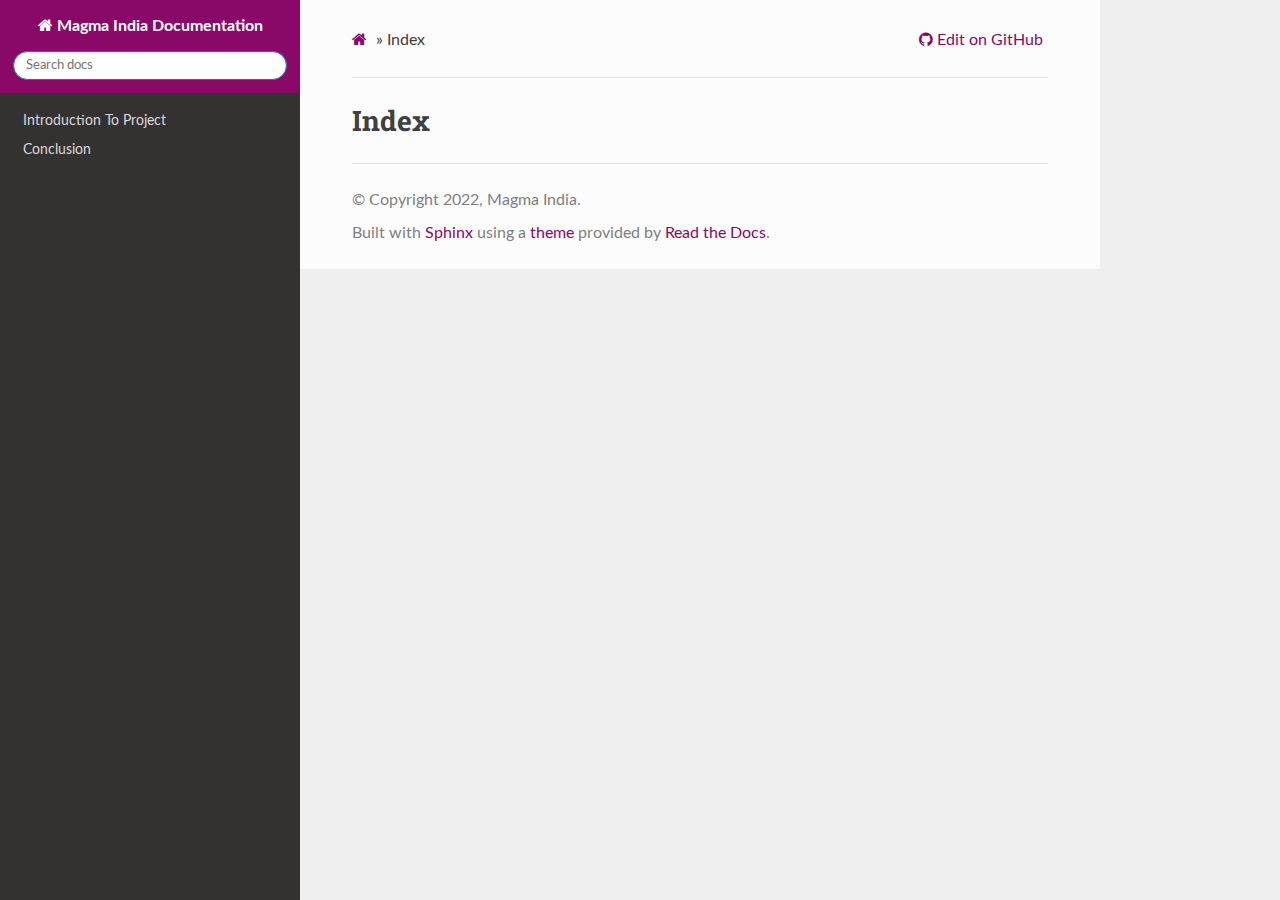
<file: genindex.html>
<!DOCTYPE html>
<html class="writer-html5" lang="en" >
<head>
  <meta charset="utf-8" />
  
  <meta name="viewport" content="width=device-width, initial-scale=1.0" />
  
  <title>Index &mdash; Magma India Documentation 0.1.0 documentation</title>
  

  
  <link rel="stylesheet" href="_static/css/theme.css" type="text/css" />
  <link rel="stylesheet" href="_static/pygments.css" type="text/css" />

  
  

  
  

  

  
  
    
      <script type="text/javascript" id="documentation_options" data-url_root="./" src="_static/documentation_options.js"></script>
        <script src="_static/jquery.js"></script>
        <script src="_static/underscore.js"></script>
        <script src="_static/doctools.js"></script>
    
    <script type="text/javascript" src="_static/js/theme.js"></script>

    
    <link rel="index" title="Index" href="#" />
    <link rel="search" title="Search" href="search.html" /> 
</head>

<body class="wy-body-for-nav">

   
  <div class="wy-grid-for-nav">
    
    <nav data-toggle="wy-nav-shift" class="wy-nav-side">
      <div class="wy-side-scroll">
        <div class="wy-side-nav-search" >
          

          
            <a href="index.html" class="icon icon-home"> Magma India Documentation
          

          
          </a>

          
            
            
          

          
<div role="search">
  <form id="rtd-search-form" class="wy-form" action="search.html" method="get">
    <input type="text" name="q" placeholder="Search docs" />
    <input type="hidden" name="check_keywords" value="yes" />
    <input type="hidden" name="area" value="default" />
  </form>
</div>

          
        </div>

        
        <div class="wy-menu wy-menu-vertical" data-spy="affix" role="navigation" aria-label="main navigation">
          
            
            
              
            
            
              <ul>
<li class="toctree-l1"><a class="reference internal" href="Introduction.html">Introduction To Project</a></li>
<li class="toctree-l1"><a class="reference internal" href="Conclusion.html">Conclusion</a></li>
</ul>

            
          
        </div>
        
      </div>
    </nav>

    <section data-toggle="wy-nav-shift" class="wy-nav-content-wrap">

      
      <nav class="wy-nav-top" aria-label="top navigation">
        
          <i data-toggle="wy-nav-top" class="fa fa-bars"></i>
          <a href="index.html">Magma India Documentation</a>
        
      </nav>


      <div class="wy-nav-content">
        
        <div class="rst-content">
        
          

















<div role="navigation" aria-label="breadcrumbs navigation">

  <ul class="wy-breadcrumbs">
    
      <li><a href="index.html" class="icon icon-home"></a> &raquo;</li>
        
      <li>Index</li>
    
    
      <li class="wy-breadcrumbs-aside">
        
          
            
              <a href="https://github.com/kupenstack/docs/blob/master/docs/genindex" class="fa fa-github"> Edit on GitHub</a>
            
          
        
      </li>
    
  </ul>

  
  <hr/>
</div>
          <div role="main" class="document" itemscope="itemscope" itemtype="http://schema.org/Article">
           <div itemprop="articleBody">
            

<h1 id="index">Index</h1>

<div class="genindex-jumpbox">
 
</div>


           </div>
           
          </div>
          <footer>

  <hr/>

  <div role="contentinfo">
    <p>
        &#169; Copyright 2022, Magma India.

    </p>
  </div>
    
    
    
    Built with <a href="https://www.sphinx-doc.org/">Sphinx</a> using a
    
    <a href="https://github.com/readthedocs/sphinx_rtd_theme">theme</a>
    
    provided by <a href="https://readthedocs.org">Read the Docs</a>. 

</footer>
        </div>
      </div>

    </section>

  </div>
  

  <script type="text/javascript">
      jQuery(function () {
          SphinxRtdTheme.Navigation.enable(true);
      });
  </script>

  
  
    
   

</body>
</html>
</file>
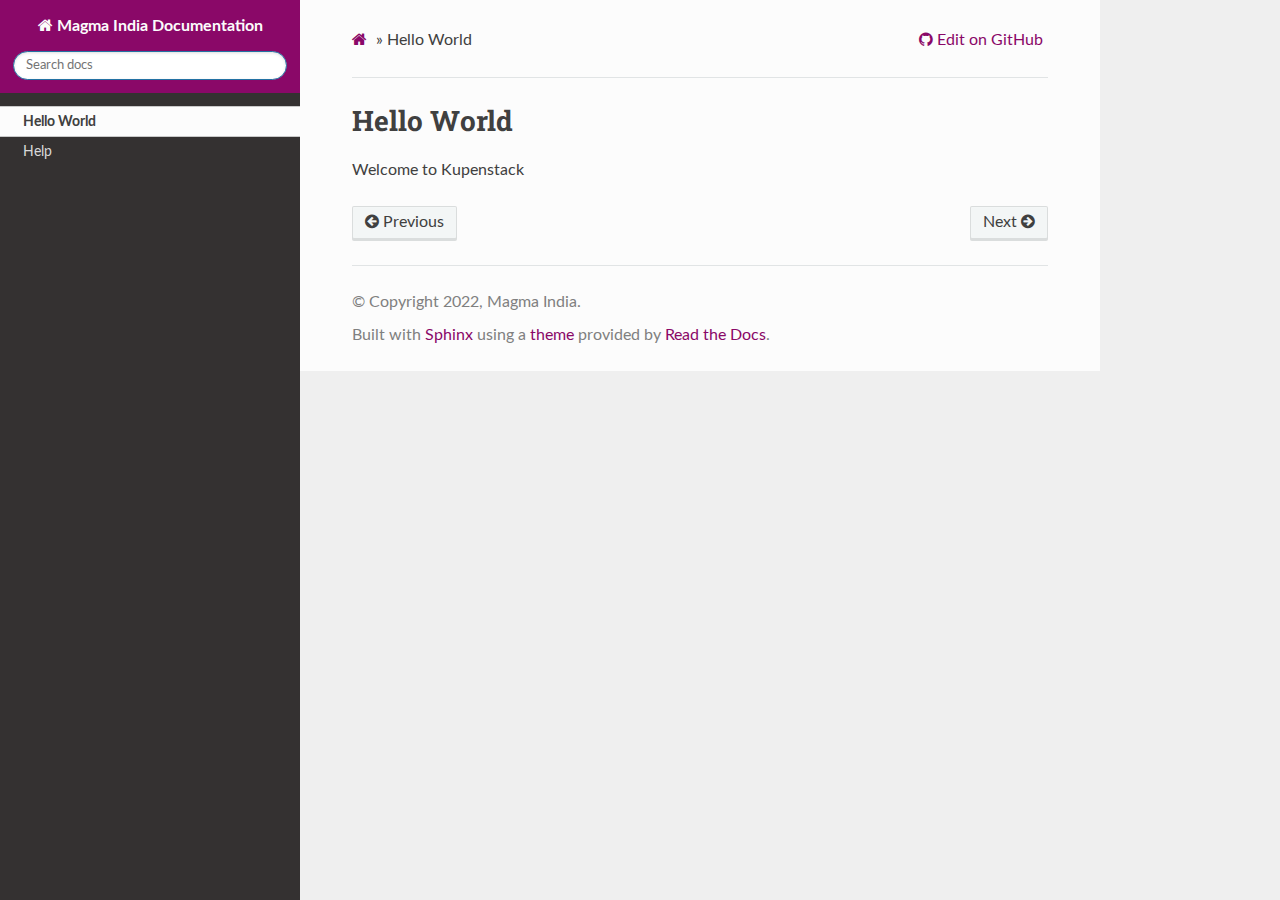
<file: hello.html>
<!DOCTYPE html>
<html class="writer-html5" lang="en" >
<head>
  <meta charset="utf-8" />
  
  <meta name="viewport" content="width=device-width, initial-scale=1.0" />
  
  <title>Hello World &mdash; Magma India Documentation 0.1.0 documentation</title>
  

  
  <link rel="stylesheet" href="_static/css/theme.css" type="text/css" />
  <link rel="stylesheet" href="_static/pygments.css" type="text/css" />

  
  

  
  

  

  
  
    
      <script type="text/javascript" id="documentation_options" data-url_root="./" src="_static/documentation_options.js"></script>
        <script src="_static/jquery.js"></script>
        <script src="_static/underscore.js"></script>
        <script src="_static/doctools.js"></script>
    
    <script type="text/javascript" src="_static/js/theme.js"></script>

    
    <link rel="index" title="Index" href="genindex.html" />
    <link rel="search" title="Search" href="search.html" />
    <link rel="next" title="Help" href="help.html" />
    <link rel="prev" title="Kupenstack Documentation!" href="index.html" /> 
</head>

<body class="wy-body-for-nav">

   
  <div class="wy-grid-for-nav">
    
    <nav data-toggle="wy-nav-shift" class="wy-nav-side">
      <div class="wy-side-scroll">
        <div class="wy-side-nav-search" >
          

          
            <a href="index.html" class="icon icon-home"> Magma India Documentation
          

          
          </a>

          
            
            
          

          
<div role="search">
  <form id="rtd-search-form" class="wy-form" action="search.html" method="get">
    <input type="text" name="q" placeholder="Search docs" />
    <input type="hidden" name="check_keywords" value="yes" />
    <input type="hidden" name="area" value="default" />
  </form>
</div>

          
        </div>

        
        <div class="wy-menu wy-menu-vertical" data-spy="affix" role="navigation" aria-label="main navigation">
          
            
            
              
            
            
              <ul class="current">
<li class="toctree-l1 current"><a class="current reference internal" href="#">Hello World</a></li>
<li class="toctree-l1"><a class="reference internal" href="help.html">Help</a></li>
</ul>

            
          
        </div>
        
      </div>
    </nav>

    <section data-toggle="wy-nav-shift" class="wy-nav-content-wrap">

      
      <nav class="wy-nav-top" aria-label="top navigation">
        
          <i data-toggle="wy-nav-top" class="fa fa-bars"></i>
          <a href="index.html">Magma India Documentation</a>
        
      </nav>


      <div class="wy-nav-content">
        
        <div class="rst-content">
        
          

















<div role="navigation" aria-label="breadcrumbs navigation">

  <ul class="wy-breadcrumbs">
    
      <li><a href="index.html" class="icon icon-home"></a> &raquo;</li>
        
      <li>Hello World</li>
    
    
      <li class="wy-breadcrumbs-aside">
        
          
            
              <a href="https://github.com/kupenstack/docs/blob/master/docs/hello.rst" class="fa fa-github"> Edit on GitHub</a>
            
          
        
      </li>
    
  </ul>

  
  <hr/>
</div>
          <div role="main" class="document" itemscope="itemscope" itemtype="http://schema.org/Article">
           <div itemprop="articleBody">
            
  <div class="section" id="hello-world">
<h1>Hello World<a class="headerlink" href="#hello-world" title="Permalink to this headline">¶</a></h1>
<p>Welcome to Kupenstack</p>
</div>


           </div>
           
          </div>
          <footer>
    <div class="rst-footer-buttons" role="navigation" aria-label="footer navigation">
        <a href="help.html" class="btn btn-neutral float-right" title="Help" accesskey="n" rel="next">Next <span class="fa fa-arrow-circle-right" aria-hidden="true"></span></a>
        <a href="index.html" class="btn btn-neutral float-left" title="Kupenstack Documentation!" accesskey="p" rel="prev"><span class="fa fa-arrow-circle-left" aria-hidden="true"></span> Previous</a>
    </div>

  <hr/>

  <div role="contentinfo">
    <p>
        &#169; Copyright 2022, Magma India.

    </p>
  </div>
    
    
    
    Built with <a href="https://www.sphinx-doc.org/">Sphinx</a> using a
    
    <a href="https://github.com/readthedocs/sphinx_rtd_theme">theme</a>
    
    provided by <a href="https://readthedocs.org">Read the Docs</a>. 

</footer>
        </div>
      </div>

    </section>

  </div>
  

  <script type="text/javascript">
      jQuery(function () {
          SphinxRtdTheme.Navigation.enable(true);
      });
  </script>

  
  
    
   

</body>
</html>
</file>
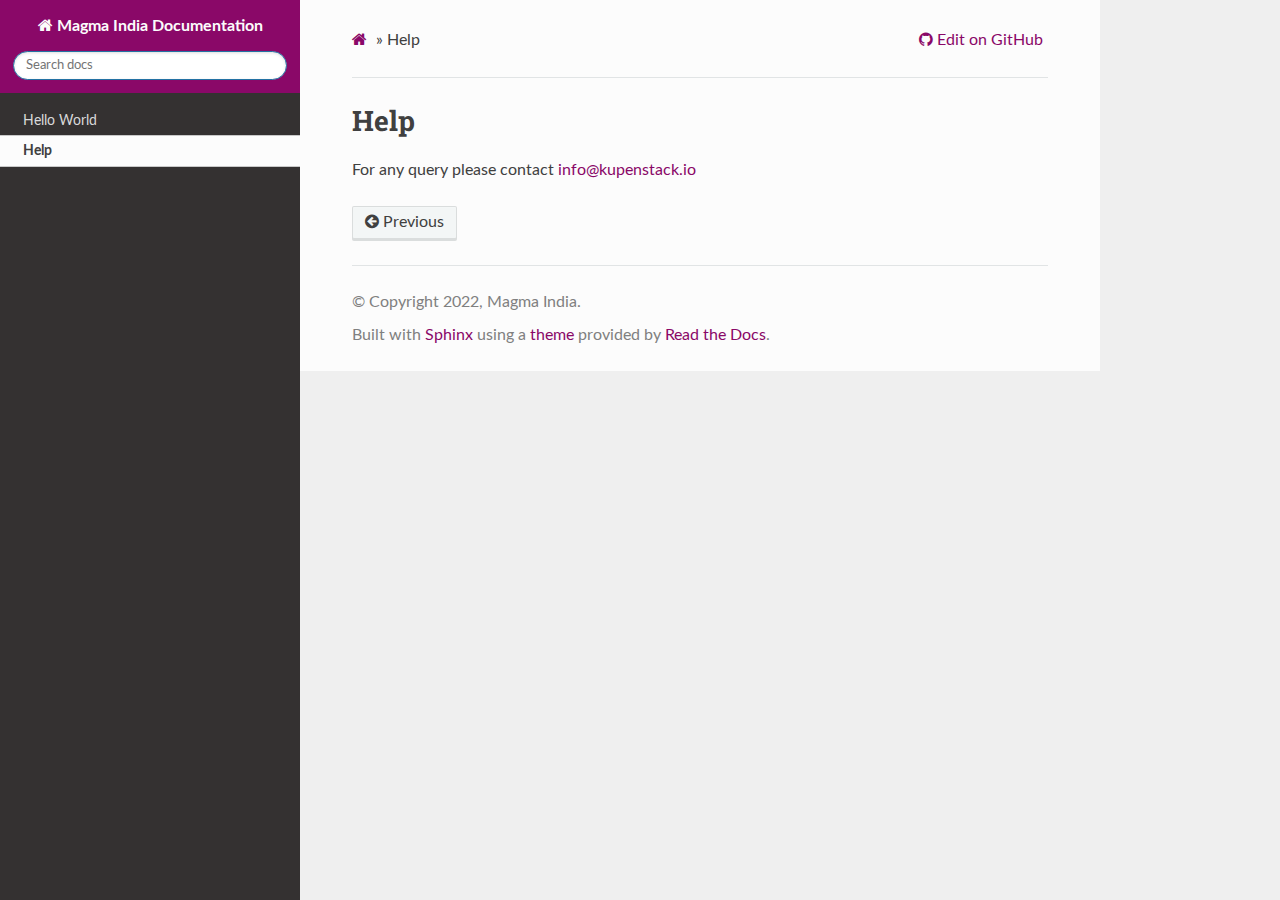
<file: help.html>
<!DOCTYPE html>
<html class="writer-html5" lang="en" >
<head>
  <meta charset="utf-8" />
  
  <meta name="viewport" content="width=device-width, initial-scale=1.0" />
  
  <title>Help &mdash; Magma India Documentation 0.1.0 documentation</title>
  

  
  <link rel="stylesheet" href="_static/css/theme.css" type="text/css" />
  <link rel="stylesheet" href="_static/pygments.css" type="text/css" />

  
  

  
  

  

  
  
    
      <script type="text/javascript" id="documentation_options" data-url_root="./" src="_static/documentation_options.js"></script>
        <script src="_static/jquery.js"></script>
        <script src="_static/underscore.js"></script>
        <script src="_static/doctools.js"></script>
    
    <script type="text/javascript" src="_static/js/theme.js"></script>

    
    <link rel="index" title="Index" href="genindex.html" />
    <link rel="search" title="Search" href="search.html" />
    <link rel="prev" title="Hello World" href="hello.html" /> 
</head>

<body class="wy-body-for-nav">

   
  <div class="wy-grid-for-nav">
    
    <nav data-toggle="wy-nav-shift" class="wy-nav-side">
      <div class="wy-side-scroll">
        <div class="wy-side-nav-search" >
          

          
            <a href="index.html" class="icon icon-home"> Magma India Documentation
          

          
          </a>

          
            
            
          

          
<div role="search">
  <form id="rtd-search-form" class="wy-form" action="search.html" method="get">
    <input type="text" name="q" placeholder="Search docs" />
    <input type="hidden" name="check_keywords" value="yes" />
    <input type="hidden" name="area" value="default" />
  </form>
</div>

          
        </div>

        
        <div class="wy-menu wy-menu-vertical" data-spy="affix" role="navigation" aria-label="main navigation">
          
            
            
              
            
            
              <ul class="current">
<li class="toctree-l1"><a class="reference internal" href="hello.html">Hello World</a></li>
<li class="toctree-l1 current"><a class="current reference internal" href="#">Help</a></li>
</ul>

            
          
        </div>
        
      </div>
    </nav>

    <section data-toggle="wy-nav-shift" class="wy-nav-content-wrap">

      
      <nav class="wy-nav-top" aria-label="top navigation">
        
          <i data-toggle="wy-nav-top" class="fa fa-bars"></i>
          <a href="index.html">Magma India Documentation</a>
        
      </nav>


      <div class="wy-nav-content">
        
        <div class="rst-content">
        
          

















<div role="navigation" aria-label="breadcrumbs navigation">

  <ul class="wy-breadcrumbs">
    
      <li><a href="index.html" class="icon icon-home"></a> &raquo;</li>
        
      <li>Help</li>
    
    
      <li class="wy-breadcrumbs-aside">
        
          
            
              <a href="https://github.com/kupenstack/docs/blob/master/docs/help.rst" class="fa fa-github"> Edit on GitHub</a>
            
          
        
      </li>
    
  </ul>

  
  <hr/>
</div>
          <div role="main" class="document" itemscope="itemscope" itemtype="http://schema.org/Article">
           <div itemprop="articleBody">
            
  <div class="section" id="help">
<h1>Help<a class="headerlink" href="#help" title="Permalink to this headline">¶</a></h1>
<p>For any query please contact <a class="reference external" href="mailto:info&#37;&#52;&#48;kupenstack&#46;io">info<span>&#64;</span>kupenstack<span>&#46;</span>io</a></p>
</div>


           </div>
           
          </div>
          <footer>
    <div class="rst-footer-buttons" role="navigation" aria-label="footer navigation">
        <a href="hello.html" class="btn btn-neutral float-left" title="Hello World" accesskey="p" rel="prev"><span class="fa fa-arrow-circle-left" aria-hidden="true"></span> Previous</a>
    </div>

  <hr/>

  <div role="contentinfo">
    <p>
        &#169; Copyright 2022, Magma India.

    </p>
  </div>
    
    
    
    Built with <a href="https://www.sphinx-doc.org/">Sphinx</a> using a
    
    <a href="https://github.com/readthedocs/sphinx_rtd_theme">theme</a>
    
    provided by <a href="https://readthedocs.org">Read the Docs</a>. 

</footer>
        </div>
      </div>

    </section>

  </div>
  

  <script type="text/javascript">
      jQuery(function () {
          SphinxRtdTheme.Navigation.enable(true);
      });
  </script>

  
  
    
   

</body>
</html>
</file>
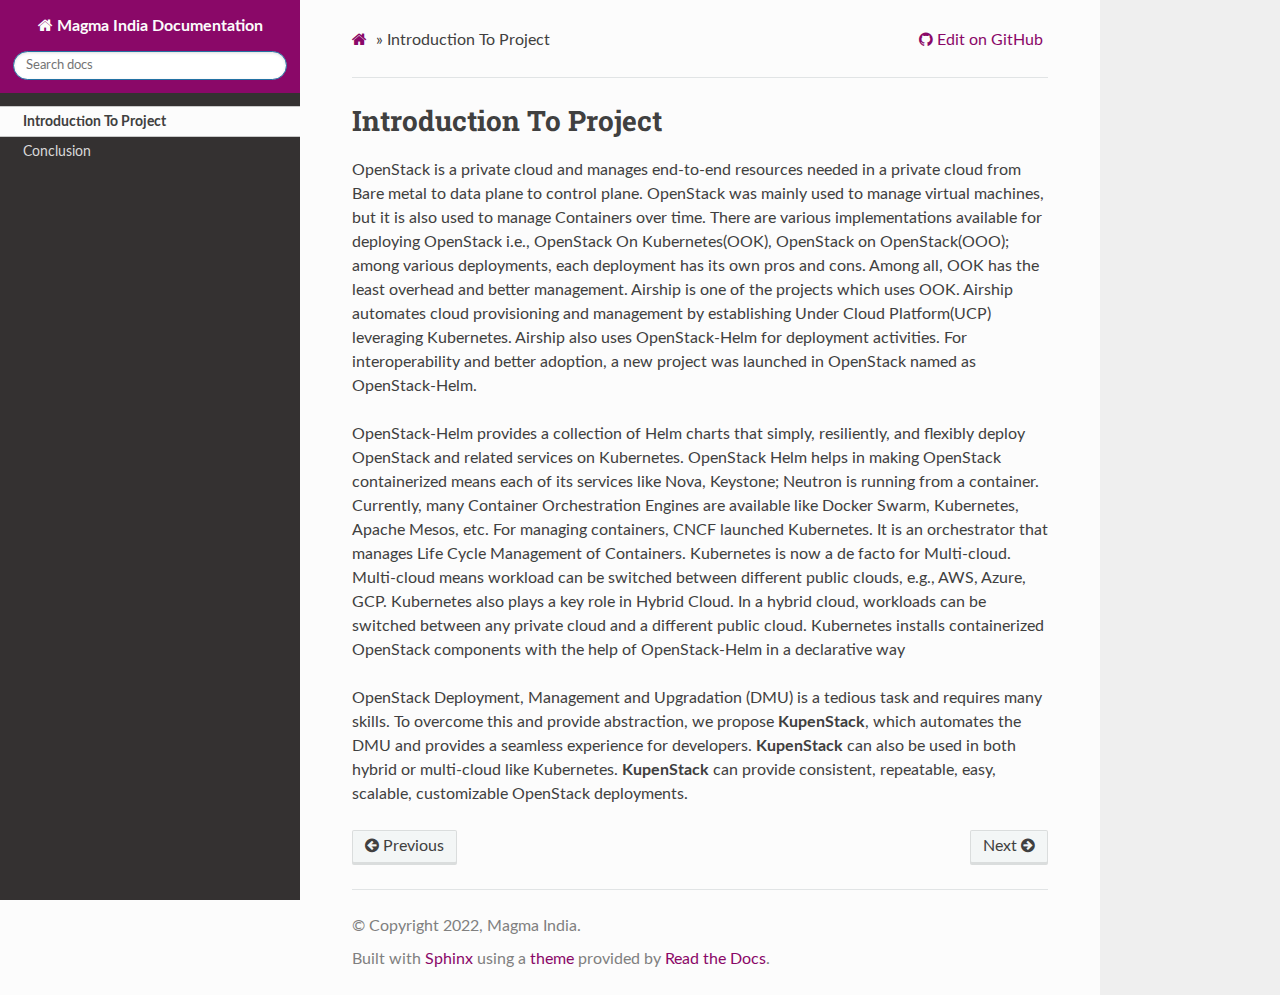
<file: Introduction.html>
<!DOCTYPE html>
<html class="writer-html5" lang="en" >
<head>
  <meta charset="utf-8" />
  
  <meta name="viewport" content="width=device-width, initial-scale=1.0" />
  
  <title>Introduction To Project &mdash; Magma India Documentation 0.1.0 documentation</title>
  

  
  <link rel="stylesheet" href="_static/css/theme.css" type="text/css" />
  <link rel="stylesheet" href="_static/pygments.css" type="text/css" />

  
  

  
  

  

  
  
    
      <script type="text/javascript" id="documentation_options" data-url_root="./" src="_static/documentation_options.js"></script>
        <script src="_static/jquery.js"></script>
        <script src="_static/underscore.js"></script>
        <script src="_static/doctools.js"></script>
    
    <script type="text/javascript" src="_static/js/theme.js"></script>

    
    <link rel="index" title="Index" href="genindex.html" />
    <link rel="search" title="Search" href="search.html" />
    <link rel="next" title="Conclusion" href="Conclusion.html" />
    <link rel="prev" title="KupenStack Documentation" href="index.html" /> 
</head>

<body class="wy-body-for-nav">

   
  <div class="wy-grid-for-nav">
    
    <nav data-toggle="wy-nav-shift" class="wy-nav-side">
      <div class="wy-side-scroll">
        <div class="wy-side-nav-search" >
          

          
            <a href="index.html" class="icon icon-home"> Magma India Documentation
          

          
          </a>

          
            
            
          

          
<div role="search">
  <form id="rtd-search-form" class="wy-form" action="search.html" method="get">
    <input type="text" name="q" placeholder="Search docs" />
    <input type="hidden" name="check_keywords" value="yes" />
    <input type="hidden" name="area" value="default" />
  </form>
</div>

          
        </div>

        
        <div class="wy-menu wy-menu-vertical" data-spy="affix" role="navigation" aria-label="main navigation">
          
            
            
              
            
            
              <ul class="current">
<li class="toctree-l1 current"><a class="current reference internal" href="#">Introduction To Project</a></li>
<li class="toctree-l1"><a class="reference internal" href="Conclusion.html">Conclusion</a></li>
</ul>

            
          
        </div>
        
      </div>
    </nav>

    <section data-toggle="wy-nav-shift" class="wy-nav-content-wrap">

      
      <nav class="wy-nav-top" aria-label="top navigation">
        
          <i data-toggle="wy-nav-top" class="fa fa-bars"></i>
          <a href="index.html">Magma India Documentation</a>
        
      </nav>


      <div class="wy-nav-content">
        
        <div class="rst-content">
        
          

















<div role="navigation" aria-label="breadcrumbs navigation">

  <ul class="wy-breadcrumbs">
    
      <li><a href="index.html" class="icon icon-home"></a> &raquo;</li>
        
      <li>Introduction To Project</li>
    
    
      <li class="wy-breadcrumbs-aside">
        
          
            
              <a href="https://github.com/kupenstack/docs/blob/master/docs/Introduction.rst" class="fa fa-github"> Edit on GitHub</a>
            
          
        
      </li>
    
  </ul>

  
  <hr/>
</div>
          <div role="main" class="document" itemscope="itemscope" itemtype="http://schema.org/Article">
           <div itemprop="articleBody">
            
  <div class="section" id="introduction-to-project">
<h1>Introduction To Project<a class="headerlink" href="#introduction-to-project" title="Permalink to this headline">¶</a></h1>
<p>OpenStack is a private cloud and manages end-to-end resources needed in a private cloud from Bare metal to data plane
to control plane. OpenStack was mainly used to manage virtual machines, but it is also used to manage Containers over
time. There are various implementations available for deploying OpenStack i.e., OpenStack On Kubernetes(OOK),
OpenStack on OpenStack(OOO); among various deployments, each deployment has its own pros and cons. Among all,
OOK has the least overhead and better management. Airship is one of the projects which uses OOK. Airship automates
cloud provisioning and management by establishing Under Cloud Platform(UCP) leveraging Kubernetes. Airship also
uses OpenStack-Helm for deployment activities. For interoperability and better adoption, a new project was launched in
OpenStack named as OpenStack-Helm.</p>
<p>OpenStack-Helm provides a collection of Helm charts that simply, resiliently, and flexibly deploy OpenStack
and related services on Kubernetes. OpenStack Helm helps in making OpenStack containerized means each of its
services like Nova, Keystone; Neutron is running from a container. Currently, many Container Orchestration
Engines are available like Docker Swarm, Kubernetes, Apache Mesos, etc. For managing
containers, CNCF launched Kubernetes. It is an orchestrator that manages Life Cycle Management of Containers.
Kubernetes is now a de facto for Multi-cloud. Multi-cloud means workload can be switched between different public
clouds, e.g., AWS, Azure, GCP. Kubernetes also plays a key role in Hybrid Cloud. In a hybrid cloud, workloads can
be switched between any private cloud and a different public cloud. Kubernetes installs containerized OpenStack
components with the help of OpenStack-Helm in a declarative way</p>
<p>OpenStack Deployment, Management and Upgradation (DMU) is a tedious task and requires many skills. To overcome
this and provide abstraction, we propose <strong>KupenStack</strong>, which automates the DMU and provides a seamless experience
for developers. <strong>KupenStack</strong> can also be used in both hybrid or multi-cloud like Kubernetes. <strong>KupenStack</strong> can provide
consistent, repeatable, easy, scalable, customizable OpenStack deployments.</p>
</div>


           </div>
           
          </div>
          <footer>
    <div class="rst-footer-buttons" role="navigation" aria-label="footer navigation">
        <a href="Conclusion.html" class="btn btn-neutral float-right" title="Conclusion" accesskey="n" rel="next">Next <span class="fa fa-arrow-circle-right" aria-hidden="true"></span></a>
        <a href="index.html" class="btn btn-neutral float-left" title="KupenStack Documentation" accesskey="p" rel="prev"><span class="fa fa-arrow-circle-left" aria-hidden="true"></span> Previous</a>
    </div>

  <hr/>

  <div role="contentinfo">
    <p>
        &#169; Copyright 2022, Magma India.

    </p>
  </div>
    
    
    
    Built with <a href="https://www.sphinx-doc.org/">Sphinx</a> using a
    
    <a href="https://github.com/readthedocs/sphinx_rtd_theme">theme</a>
    
    provided by <a href="https://readthedocs.org">Read the Docs</a>. 

</footer>
        </div>
      </div>

    </section>

  </div>
  

  <script type="text/javascript">
      jQuery(function () {
          SphinxRtdTheme.Navigation.enable(true);
      });
  </script>

  
  
    
   

</body>
</html>
</file>
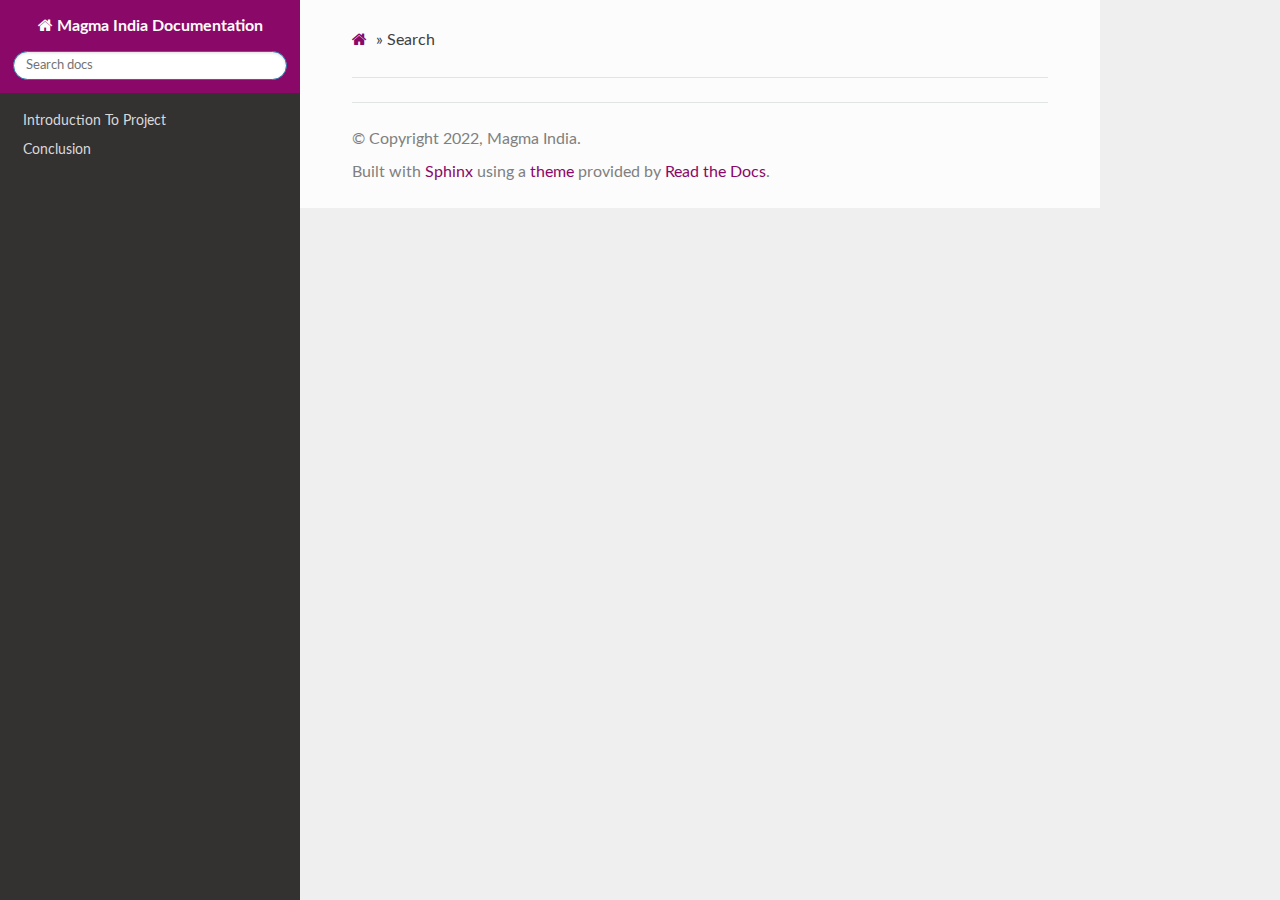
<file: search.html>
<!DOCTYPE html>
<html class="writer-html5" lang="en" >
<head>
  <meta charset="utf-8" />
  
  <meta name="viewport" content="width=device-width, initial-scale=1.0" />
  
  <title>Search &mdash; Magma India Documentation 0.1.0 documentation</title>
  

  
  <link rel="stylesheet" href="_static/css/theme.css" type="text/css" />
  <link rel="stylesheet" href="_static/pygments.css" type="text/css" />

  
  

  
  

  

  
    
  
    
      <script type="text/javascript" id="documentation_options" data-url_root="./" src="_static/documentation_options.js"></script>
        <script src="_static/jquery.js"></script>
        <script src="_static/underscore.js"></script>
        <script src="_static/doctools.js"></script>
    
    <script type="text/javascript" src="_static/js/theme.js"></script>

    
    <script type="text/javascript" src="_static/searchtools.js"></script>
    <script type="text/javascript" src="_static/language_data.js"></script>
    <link rel="index" title="Index" href="genindex.html" />
    <link rel="search" title="Search" href="#" /> 
</head>

<body class="wy-body-for-nav">

   
  <div class="wy-grid-for-nav">
    
    <nav data-toggle="wy-nav-shift" class="wy-nav-side">
      <div class="wy-side-scroll">
        <div class="wy-side-nav-search" >
          

          
            <a href="index.html" class="icon icon-home"> Magma India Documentation
          

          
          </a>

          
            
            
          

          
<div role="search">
  <form id="rtd-search-form" class="wy-form" action="#" method="get">
    <input type="text" name="q" placeholder="Search docs" />
    <input type="hidden" name="check_keywords" value="yes" />
    <input type="hidden" name="area" value="default" />
  </form>
</div>

          
        </div>

        
        <div class="wy-menu wy-menu-vertical" data-spy="affix" role="navigation" aria-label="main navigation">
          
            
            
              
            
            
              <ul>
<li class="toctree-l1"><a class="reference internal" href="Introduction.html">Introduction To Project</a></li>
<li class="toctree-l1"><a class="reference internal" href="Conclusion.html">Conclusion</a></li>
</ul>

            
          
        </div>
        
      </div>
    </nav>

    <section data-toggle="wy-nav-shift" class="wy-nav-content-wrap">

      
      <nav class="wy-nav-top" aria-label="top navigation">
        
          <i data-toggle="wy-nav-top" class="fa fa-bars"></i>
          <a href="index.html">Magma India Documentation</a>
        
      </nav>


      <div class="wy-nav-content">
        
        <div class="rst-content">
        
          

















<div role="navigation" aria-label="breadcrumbs navigation">

  <ul class="wy-breadcrumbs">
    
      <li><a href="index.html" class="icon icon-home"></a> &raquo;</li>
        
      <li>Search</li>
    
    
      <li class="wy-breadcrumbs-aside">
        
      </li>
    
  </ul>

  
  <hr/>
</div>
          <div role="main" class="document" itemscope="itemscope" itemtype="http://schema.org/Article">
           <div itemprop="articleBody">
            
  <noscript>
  <div id="fallback" class="admonition warning">
    <p class="last">
      Please activate JavaScript to enable the search functionality.
    </p>
  </div>
  </noscript>

  
  <div id="search-results">
  
  </div>

           </div>
           
          </div>
          <footer>

  <hr/>

  <div role="contentinfo">
    <p>
        &#169; Copyright 2022, Magma India.

    </p>
  </div>
    
    
    
    Built with <a href="https://www.sphinx-doc.org/">Sphinx</a> using a
    
    <a href="https://github.com/readthedocs/sphinx_rtd_theme">theme</a>
    
    provided by <a href="https://readthedocs.org">Read the Docs</a>. 

</footer>
        </div>
      </div>

    </section>

  </div>
  

  <script type="text/javascript">
      jQuery(function () {
          SphinxRtdTheme.Navigation.enable(true);
      });
  </script>

  
  
    
  
  <script type="text/javascript">
    jQuery(function() { Search.loadIndex("searchindex.js"); });
  </script>
  
  <script type="text/javascript" id="searchindexloader"></script>
   


</body>
</html>
</file>
<file: _static/css/theme.css>
﻿html{box-sizing:border-box}*,*::after,*::before{box-sizing:inherit}article,aside,details,figcaption,figure,footer,header,hgroup,nav,section{display:block}audio,canvas,video{display:inline-block;*display:inline;*zoom:1}audio:not([controls]){display:none}[hidden]{display:none}*{-webkit-box-sizing:border-box;-moz-box-sizing:border-box;box-sizing:border-box}html{font-size:100%;-webkit-text-size-adjust:100%;-ms-text-size-adjust:100%}body{margin:0}a:hover,a:active{outline:0}abbr[title]{border-bottom:1px dotted}b,strong{font-weight:bold}blockquote{margin:0}dfn{font-style:italic}ins{background:#ff9;color:#000;text-decoration:none}mark{background:#ff0;color:#000;font-style:italic;font-weight:bold}pre,code,.rst-content tt,.rst-content code,kbd,samp{font-family:monospace,serif;_font-family:"courier new",monospace;font-size:1em}pre{white-space:pre}q{quotes:none}q:before,q:after{content:"";content:none}small{font-size:85%}sub,sup{font-size:75%;line-height:0;position:relative;vertical-align:baseline}sup{top:-0.5em}sub{bottom:-0.25em}ul,ol,dl{margin:0;padding:0;list-style:none;list-style-image:none}li{list-style:none}dd{margin:0}img{border:0;-ms-interpolation-mode:bicubic;vertical-align:middle;max-width:100%}svg:not(:root){overflow:hidden}figure{margin:0}form{margin:0}fieldset{border:0;margin:0;padding:0}label{cursor:pointer}legend{border:0;*margin-left:-7px;padding:0;white-space:normal}button,input,select,textarea{font-size:100%;margin:0;vertical-align:baseline;*vertical-align:middle}button,input{line-height:normal}button,input[type="button"],input[type="reset"],input[type="submit"]{cursor:pointer;-webkit-appearance:button;*overflow:visible}button[disabled],input[disabled]{cursor:default}input[type="checkbox"],input[type="radio"]{box-sizing:border-box;padding:0;*width:13px;*height:13px}input[type="search"]{-webkit-appearance:textfield;-moz-box-sizing:content-box;-webkit-box-sizing:content-box;box-sizing:content-box}input[type="search"]::-webkit-search-decoration,input[type="search"]::-webkit-search-cancel-button{-webkit-appearance:none}button::-moz-focus-inner,input::-moz-focus-inner{border:0;padding:0}textarea{overflow:auto;vertical-align:top;resize:vertical}table{border-collapse:collapse;border-spacing:0}td{vertical-align:top}.chromeframe{margin:.2em 0;background:#ccc;color:#000;padding:.2em 0}.ir{display:block;border:0;text-indent:-999em;overflow:hidden;background-color:transparent;background-repeat:no-repeat;text-align:left;direction:ltr;*line-height:0}.ir br{display:none}.hidden{display:none !important;visibility:hidden}.visuallyhidden{border:0;clip:rect(0 0 0 0);height:1px;margin:-1px;overflow:hidden;padding:0;position:absolute;width:1px}.visuallyhidden.focusable:active,.visuallyhidden.focusable:focus{clip:auto;height:auto;margin:0;overflow:visible;position:static;width:auto}.invisible{visibility:hidden}.relative{position:relative}big,small{font-size:100%}@media print{html,body,section{background:none !important}*{box-shadow:none !important;text-shadow:none !important;filter:none !important;-ms-filter:none !important}a,a:visited{text-decoration:underline}.ir a:after,a[href^="javascript:"]:after,a[href^="#"]:after{content:""}pre,blockquote{page-break-inside:avoid}thead{display:table-header-group}tr,img{page-break-inside:avoid}img{max-width:100% !important}@page{margin:.5cm}p,h2,.rst-content .toctree-wrapper>p.caption,h3{orphans:3;widows:3}h2,.rst-content .toctree-wrapper>p.caption,h3{page-break-after:avoid}}.fa:before,.wy-menu-vertical li span.toctree-expand:before,.wy-menu-vertical li.on a span.toctree-expand:before,.wy-menu-vertical li.current>a span.toctree-expand:before,.rst-content .admonition-title:before,.rst-content h1 .headerlink:before,.rst-content h2 .headerlink:before,.rst-content h3 .headerlink:before,.rst-content h4 .headerlink:before,.rst-content h5 .headerlink:before,.rst-content h6 .headerlink:before,.rst-content dl dt .headerlink:before,.rst-content p.caption .headerlink:before,.rst-content table>caption .headerlink:before,.rst-content .code-block-caption .headerlink:before,.rst-content tt.download span:first-child:before,.rst-content code.download span:first-child:before,.icon:before,.wy-dropdown .caret:before,.wy-inline-validate.wy-inline-validate-success .wy-input-context:before,.wy-inline-validate.wy-inline-validate-danger .wy-input-context:before,.wy-inline-validate.wy-inline-validate-warning .wy-input-context:before,.wy-inline-validate.wy-inline-validate-info .wy-input-context:before,.wy-alert,.rst-content .note,.rst-content .attention,.rst-content .caution,.rst-content .danger,.rst-content .error,.rst-content .hint,.rst-content .important,.rst-content .tip,.rst-content .warning,.rst-content .seealso,.rst-content .admonition-todo,.rst-content .admonition,.btn,input[type="text"],input[type="password"],input[type="email"],input[type="url"],input[type="date"],input[type="month"],input[type="time"],input[type="datetime"],input[type="datetime-local"],input[type="week"],input[type="number"],input[type="search"],input[type="tel"],input[type="color"],select,textarea,.wy-menu-vertical li.on a,.wy-menu-vertical li.current>a,.wy-side-nav-search>a,.wy-side-nav-search .wy-dropdown>a,.wy-nav-top a{-webkit-font-smoothing:antialiased}.clearfix{*zoom:1}.clearfix:before,.clearfix:after{display:table;content:""}.clearfix:after{clear:both}/*!
 *  Font Awesome 4.7.0 by @davegandy - http://fontawesome.io - @fontawesome
 *  License - http://fontawesome.io/license (Font: SIL OFL 1.1, CSS: MIT License)
 */@font-face{font-family:'FontAwesome';src:url("../fonts/fontawesome-webfont.eot?v=4.7.0");src:url("../fonts/fontawesome-webfont.eot?#iefix&v=4.7.0") format("embedded-opentype"),url("../fonts/fontawesome-webfont.woff2?v=4.7.0") format("woff2"),url("../fonts/fontawesome-webfont.woff?v=4.7.0") format("woff"),url("../fonts/fontawesome-webfont.ttf?v=4.7.0") format("truetype"),url("../fonts/fontawesome-webfont.svg?v=4.7.0#fontawesomeregular") format("svg");font-weight:normal;font-style:normal}.fa,.wy-menu-vertical li span.toctree-expand,.wy-menu-vertical li.on a span.toctree-expand,.wy-menu-vertical li.current>a span.toctree-expand,.rst-content .admonition-title,.rst-content h1 .headerlink,.rst-content h2 .headerlink,.rst-content h3 .headerlink,.rst-content h4 .headerlink,.rst-content h5 .headerlink,.rst-content h6 .headerlink,.rst-content dl dt .headerlink,.rst-content p.caption .headerlink,.rst-content table>caption .headerlink,.rst-content .code-block-caption .headerlink,.rst-content tt.download span:first-child,.rst-content code.download span:first-child,.icon{display:inline-block;font:normal normal normal 14px/1 FontAwesome;font-size:inherit;text-rendering:auto;-webkit-font-smoothing:antialiased;-moz-osx-font-smoothing:grayscale}.fa-lg{font-size:1.3333333333em;line-height:.75em;vertical-align:-15%}.fa-2x{font-size:2em}.fa-3x{font-size:3em}.fa-4x{font-size:4em}.fa-5x{font-size:5em}.fa-fw{width:1.2857142857em;text-align:center}.fa-ul{padding-left:0;margin-left:2.1428571429em;list-style-type:none}.fa-ul>li{position:relative}.fa-li{position:absolute;left:-2.1428571429em;width:2.1428571429em;top:.1428571429em;text-align:center}.fa-li.fa-lg{left:-1.8571428571em}.fa-border{padding:.2em .25em .15em;border:solid 0.08em #eee;border-radius:.1em}.fa-pull-left{float:left}.fa-pull-right{float:right}.fa.fa-pull-left,.wy-menu-vertical li span.fa-pull-left.toctree-expand,.wy-menu-vertical li.on a span.fa-pull-left.toctree-expand,.wy-menu-vertical li.current>a span.fa-pull-left.toctree-expand,.rst-content .fa-pull-left.admonition-title,.rst-content h1 .fa-pull-left.headerlink,.rst-content h2 .fa-pull-left.headerlink,.rst-content h3 .fa-pull-left.headerlink,.rst-content h4 .fa-pull-left.headerlink,.rst-content h5 .fa-pull-left.headerlink,.rst-content h6 .fa-pull-left.headerlink,.rst-content dl dt .fa-pull-left.headerlink,.rst-content p.caption .fa-pull-left.headerlink,.rst-content table>caption .fa-pull-left.headerlink,.rst-content .code-block-caption .fa-pull-left.headerlink,.rst-content tt.download span.fa-pull-left:first-child,.rst-content code.download span.fa-pull-left:first-child,.fa-pull-left.icon{margin-right:.3em}.fa.fa-pull-right,.wy-menu-vertical li span.fa-pull-right.toctree-expand,.wy-menu-vertical li.on a span.fa-pull-right.toctree-expand,.wy-menu-vertical li.current>a span.fa-pull-right.toctree-expand,.rst-content .fa-pull-right.admonition-title,.rst-content h1 .fa-pull-right.headerlink,.rst-content h2 .fa-pull-right.headerlink,.rst-content h3 .fa-pull-right.headerlink,.rst-content h4 .fa-pull-right.headerlink,.rst-content h5 .fa-pull-right.headerlink,.rst-content h6 .fa-pull-right.headerlink,.rst-content dl dt .fa-pull-right.headerlink,.rst-content p.caption .fa-pull-right.headerlink,.rst-content table>caption .fa-pull-right.headerlink,.rst-content .code-block-caption .fa-pull-right.headerlink,.rst-content tt.download span.fa-pull-right:first-child,.rst-content code.download span.fa-pull-right:first-child,.fa-pull-right.icon{margin-left:.3em}.pull-right{float:right}.pull-left{float:left}.fa.pull-left,.wy-menu-vertical li span.pull-left.toctree-expand,.wy-menu-vertical li.on a span.pull-left.toctree-expand,.wy-menu-vertical li.current>a span.pull-left.toctree-expand,.rst-content .pull-left.admonition-title,.rst-content h1 .pull-left.headerlink,.rst-content h2 .pull-left.headerlink,.rst-content h3 .pull-left.headerlink,.rst-content h4 .pull-left.headerlink,.rst-content h5 .pull-left.headerlink,.rst-content h6 .pull-left.headerlink,.rst-content dl dt .pull-left.headerlink,.rst-content p.caption .pull-left.headerlink,.rst-content table>caption .pull-left.headerlink,.rst-content .code-block-caption .pull-left.headerlink,.rst-content tt.download span.pull-left:first-child,.rst-content code.download span.pull-left:first-child,.pull-left.icon{margin-right:.3em}.fa.pull-right,.wy-menu-vertical li span.pull-right.toctree-expand,.wy-menu-vertical li.on a span.pull-right.toctree-expand,.wy-menu-vertical li.current>a span.pull-right.toctree-expand,.rst-content .pull-right.admonition-title,.rst-content h1 .pull-right.headerlink,.rst-content h2 .pull-right.headerlink,.rst-content h3 .pull-right.headerlink,.rst-content h4 .pull-right.headerlink,.rst-content h5 .pull-right.headerlink,.rst-content h6 .pull-right.headerlink,.rst-content dl dt .pull-right.headerlink,.rst-content p.caption .pull-right.headerlink,.rst-content table>caption .pull-right.headerlink,.rst-content .code-block-caption .pull-right.headerlink,.rst-content tt.download span.pull-right:first-child,.rst-content code.download span.pull-right:first-child,.pull-right.icon{margin-left:.3em}.fa-spin{-webkit-animation:fa-spin 2s infinite linear;animation:fa-spin 2s infinite linear}.fa-pulse{-webkit-animation:fa-spin 1s infinite steps(8);animation:fa-spin 1s infinite steps(8)}@-webkit-keyframes fa-spin{0%{-webkit-transform:rotate(0deg);transform:rotate(0deg)}100%{-webkit-transform:rotate(359deg);transform:rotate(359deg)}}@keyframes fa-spin{0%{-webkit-transform:rotate(0deg);transform:rotate(0deg)}100%{-webkit-transform:rotate(359deg);transform:rotate(359deg)}}.fa-rotate-90{-ms-filter:"progid:DXImageTransform.Microsoft.BasicImage(rotation=1)";-webkit-transform:rotate(90deg);-ms-transform:rotate(90deg);transform:rotate(90deg)}.fa-rotate-180{-ms-filter:"progid:DXImageTransform.Microsoft.BasicImage(rotation=2)";-webkit-transform:rotate(180deg);-ms-transform:rotate(180deg);transform:rotate(180deg)}.fa-rotate-270{-ms-filter:"progid:DXImageTransform.Microsoft.BasicImage(rotation=3)";-webkit-transform:rotate(270deg);-ms-transform:rotate(270deg);transform:rotate(270deg)}.fa-flip-horizontal{-ms-filter:"progid:DXImageTransform.Microsoft.BasicImage(rotation=0, mirror=1)";-webkit-transform:scale(-1, 1);-ms-transform:scale(-1, 1);transform:scale(-1, 1)}.fa-flip-vertical{-ms-filter:"progid:DXImageTransform.Microsoft.BasicImage(rotation=2, mirror=1)";-webkit-transform:scale(1, -1);-ms-transform:scale(1, -1);transform:scale(1, -1)}:root .fa-rotate-90,:root .fa-rotate-180,:root .fa-rotate-270,:root .fa-flip-horizontal,:root .fa-flip-vertical{filter:none}.fa-stack{position:relative;display:inline-block;width:2em;height:2em;line-height:2em;vertical-align:middle}.fa-stack-1x,.fa-stack-2x{position:absolute;left:0;width:100%;text-align:center}.fa-stack-1x{line-height:inherit}.fa-stack-2x{font-size:2em}.fa-inverse{color:#fff}.fa-glass:before{content:""}.fa-music:before{content:""}.fa-search:before,.icon-search:before{content:""}.fa-envelope-o:before{content:""}.fa-heart:before{content:""}.fa-star:before{content:""}.fa-star-o:before{content:""}.fa-user:before{content:""}.fa-film:before{content:""}.fa-th-large:before{content:""}.fa-th:before{content:""}.fa-th-list:before{content:""}.fa-check:before{content:""}.fa-remove:before,.fa-close:before,.fa-times:before{content:""}.fa-search-plus:before{content:""}.fa-search-minus:before{content:""}.fa-power-off:before{content:""}.fa-signal:before{content:""}.fa-gear:before,.fa-cog:before{content:""}.fa-trash-o:before{content:""}.fa-home:before,.icon-home:before{content:""}.fa-file-o:before{content:""}.fa-clock-o:before{content:""}.fa-road:before{content:""}.fa-download:before,.rst-content tt.download span:first-child:before,.rst-content code.download span:first-child:before{content:""}.fa-arrow-circle-o-down:before{content:""}.fa-arrow-circle-o-up:before{content:""}.fa-inbox:before{content:""}.fa-play-circle-o:before{content:""}.fa-rotate-right:before,.fa-repeat:before{content:""}.fa-refresh:before{content:""}.fa-list-alt:before{content:""}.fa-lock:before{content:""}.fa-flag:before{content:""}.fa-headphones:before{content:""}.fa-volume-off:before{content:""}.fa-volume-down:before{content:""}.fa-volume-up:before{content:""}.fa-qrcode:before{content:""}.fa-barcode:before{content:""}.fa-tag:before{content:""}.fa-tags:before{content:""}.fa-book:before,.icon-book:before{content:""}.fa-bookmark:before{content:""}.fa-print:before{content:""}.fa-camera:before{content:""}.fa-font:before{content:""}.fa-bold:before{content:""}.fa-italic:before{content:""}.fa-text-height:before{content:""}.fa-text-width:before{content:""}.fa-align-left:before{content:""}.fa-align-center:before{content:""}.fa-align-right:before{content:""}.fa-align-justify:before{content:""}.fa-list:before{content:""}.fa-dedent:before,.fa-outdent:before{content:""}.fa-indent:before{content:""}.fa-video-camera:before{content:""}.fa-photo:before,.fa-image:before,.fa-picture-o:before{content:""}.fa-pencil:before{content:""}.fa-map-marker:before{content:""}.fa-adjust:before{content:""}.fa-tint:before{content:""}.fa-edit:before,.fa-pencil-square-o:before{content:""}.fa-share-square-o:before{content:""}.fa-check-square-o:before{content:""}.fa-arrows:before{content:""}.fa-step-backward:before{content:""}.fa-fast-backward:before{content:""}.fa-backward:before{content:""}.fa-play:before{content:""}.fa-pause:before{content:""}.fa-stop:before{content:""}.fa-forward:before{content:""}.fa-fast-forward:before{content:""}.fa-step-forward:before{content:""}.fa-eject:before{content:""}.fa-chevron-left:before{content:""}.fa-chevron-right:before{content:""}.fa-plus-circle:before{content:""}.fa-minus-circle:before{content:""}.fa-times-circle:before,.wy-inline-validate.wy-inline-validate-danger .wy-input-context:before{content:""}.fa-check-circle:before,.wy-inline-validate.wy-inline-validate-success .wy-input-context:before{content:""}.fa-question-circle:before{content:""}.fa-info-circle:before{content:""}.fa-crosshairs:before{content:""}.fa-times-circle-o:before{content:""}.fa-check-circle-o:before{content:""}.fa-ban:before{content:""}.fa-arrow-left:before{content:""}.fa-arrow-right:before{content:""}.fa-arrow-up:before{content:""}.fa-arrow-down:before{content:""}.fa-mail-forward:before,.fa-share:before{content:""}.fa-expand:before{content:""}.fa-compress:before{content:""}.fa-plus:before{content:""}.fa-minus:before{content:""}.fa-asterisk:before{content:""}.fa-exclamation-circle:before,.wy-inline-validate.wy-inline-validate-warning .wy-input-context:before,.wy-inline-validate.wy-inline-validate-info .wy-input-context:before,.rst-content .admonition-title:before{content:""}.fa-gift:before{content:""}.fa-leaf:before{content:""}.fa-fire:before,.icon-fire:before{content:""}.fa-eye:before{content:""}.fa-eye-slash:before{content:""}.fa-warning:before,.fa-exclamation-triangle:before{content:""}.fa-plane:before{content:""}.fa-calendar:before{content:""}.fa-random:before{content:""}.fa-comment:before{content:""}.fa-magnet:before{content:""}.fa-chevron-up:before{content:""}.fa-chevron-down:before{content:""}.fa-retweet:before{content:""}.fa-shopping-cart:before{content:""}.fa-folder:before{content:""}.fa-folder-open:before{content:""}.fa-arrows-v:before{content:""}.fa-arrows-h:before{content:""}.fa-bar-chart-o:before,.fa-bar-chart:before{content:""}.fa-twitter-square:before{content:""}.fa-facebook-square:before{content:""}.fa-camera-retro:before{content:""}.fa-key:before{content:""}.fa-gears:before,.fa-cogs:before{content:""}.fa-comments:before{content:""}.fa-thumbs-o-up:before{content:""}.fa-thumbs-o-down:before{content:""}.fa-star-half:before{content:""}.fa-heart-o:before{content:""}.fa-sign-out:before{content:""}.fa-linkedin-square:before{content:""}.fa-thumb-tack:before{content:""}.fa-external-link:before{content:""}.fa-sign-in:before{content:""}.fa-trophy:before{content:""}.fa-github-square:before{content:""}.fa-upload:before{content:""}.fa-lemon-o:before{content:""}.fa-phone:before{content:""}.fa-square-o:before{content:""}.fa-bookmark-o:before{content:""}.fa-phone-square:before{content:""}.fa-twitter:before{content:""}.fa-facebook-f:before,.fa-facebook:before{content:""}.fa-github:before,.icon-github:before{content:""}.fa-unlock:before{content:""}.fa-credit-card:before{content:""}.fa-feed:before,.fa-rss:before{content:""}.fa-hdd-o:before{content:""}.fa-bullhorn:before{content:""}.fa-bell:before{content:""}.fa-certificate:before{content:""}.fa-hand-o-right:before{content:""}.fa-hand-o-left:before{content:""}.fa-hand-o-up:before{content:""}.fa-hand-o-down:before{content:""}.fa-arrow-circle-left:before,.icon-circle-arrow-left:before{content:""}.fa-arrow-circle-right:before,.icon-circle-arrow-right:before{content:""}.fa-arrow-circle-up:before{content:""}.fa-arrow-circle-down:before{content:""}.fa-globe:before{content:""}.fa-wrench:before{content:""}.fa-tasks:before{content:""}.fa-filter:before{content:""}.fa-briefcase:before{content:""}.fa-arrows-alt:before{content:""}.fa-group:before,.fa-users:before{content:""}.fa-chain:before,.fa-link:before,.icon-link:before{content:""}.fa-cloud:before{content:""}.fa-flask:before{content:""}.fa-cut:before,.fa-scissors:before{content:""}.fa-copy:before,.fa-files-o:before{content:""}.fa-paperclip:before{content:""}.fa-save:before,.fa-floppy-o:before{content:""}.fa-square:before{content:""}.fa-navicon:before,.fa-reorder:before,.fa-bars:before{content:""}.fa-list-ul:before{content:""}.fa-list-ol:before{content:""}.fa-strikethrough:before{content:""}.fa-underline:before{content:""}.fa-table:before{content:""}.fa-magic:before{content:""}.fa-truck:before{content:""}.fa-pinterest:before{content:""}.fa-pinterest-square:before{content:""}.fa-google-plus-square:before{content:""}.fa-google-plus:before{content:""}.fa-money:before{content:""}.fa-caret-down:before,.wy-dropdown .caret:before,.icon-caret-down:before{content:""}.fa-caret-up:before{content:""}.fa-caret-left:before{content:""}.fa-caret-right:before{content:""}.fa-columns:before{content:""}.fa-unsorted:before,.fa-sort:before{content:""}.fa-sort-down:before,.fa-sort-desc:before{content:""}.fa-sort-up:before,.fa-sort-asc:before{content:""}.fa-envelope:before{content:""}.fa-linkedin:before{content:""}.fa-rotate-left:before,.fa-undo:before{content:""}.fa-legal:before,.fa-gavel:before{content:""}.fa-dashboard:before,.fa-tachometer:before{content:""}.fa-comment-o:before{content:""}.fa-comments-o:before{content:""}.fa-flash:before,.fa-bolt:before{content:""}.fa-sitemap:before{content:""}.fa-umbrella:before{content:""}.fa-paste:before,.fa-clipboard:before{content:""}.fa-lightbulb-o:before{content:""}.fa-exchange:before{content:""}.fa-cloud-download:before{content:""}.fa-cloud-upload:before{content:""}.fa-user-md:before{content:""}.fa-stethoscope:before{content:""}.fa-suitcase:before{content:""}.fa-bell-o:before{content:""}.fa-coffee:before{content:""}.fa-cutlery:before{content:""}.fa-file-text-o:before{content:""}.fa-building-o:before{content:""}.fa-hospital-o:before{content:""}.fa-ambulance:before{content:""}.fa-medkit:before{content:""}.fa-fighter-jet:before{content:""}.fa-beer:before{content:""}.fa-h-square:before{content:""}.fa-plus-square:before{content:""}.fa-angle-double-left:before{content:""}.fa-angle-double-right:before{content:""}.fa-angle-double-up:before{content:""}.fa-angle-double-down:before{content:""}.fa-angle-left:before{content:""}.fa-angle-right:before{content:""}.fa-angle-up:before{content:""}.fa-angle-down:before{content:""}.fa-desktop:before{content:""}.fa-laptop:before{content:""}.fa-tablet:before{content:""}.fa-mobile-phone:before,.fa-mobile:before{content:""}.fa-circle-o:before{content:""}.fa-quote-left:before{content:""}.fa-quote-right:before{content:""}.fa-spinner:before{content:""}.fa-circle:before{content:""}.fa-mail-reply:before,.fa-reply:before{content:""}.fa-github-alt:before{content:""}.fa-folder-o:before{content:""}.fa-folder-open-o:before{content:""}.fa-smile-o:before{content:""}.fa-frown-o:before{content:""}.fa-meh-o:before{content:""}.fa-gamepad:before{content:""}.fa-keyboard-o:before{content:""}.fa-flag-o:before{content:""}.fa-flag-checkered:before{content:""}.fa-terminal:before{content:""}.fa-code:before{content:""}.fa-mail-reply-all:before,.fa-reply-all:before{content:""}.fa-star-half-empty:before,.fa-star-half-full:before,.fa-star-half-o:before{content:""}.fa-location-arrow:before{content:""}.fa-crop:before{content:""}.fa-code-fork:before{content:""}.fa-unlink:before,.fa-chain-broken:before{content:""}.fa-question:before{content:""}.fa-info:before{content:""}.fa-exclamation:before{content:""}.fa-superscript:before{content:""}.fa-subscript:before{content:""}.fa-eraser:before{content:""}.fa-puzzle-piece:before{content:""}.fa-microphone:before{content:""}.fa-microphone-slash:before{content:""}.fa-shield:before{content:""}.fa-calendar-o:before{content:""}.fa-fire-extinguisher:before{content:""}.fa-rocket:before{content:""}.fa-maxcdn:before{content:""}.fa-chevron-circle-left:before{content:""}.fa-chevron-circle-right:before{content:""}.fa-chevron-circle-up:before{content:""}.fa-chevron-circle-down:before{content:""}.fa-html5:before{content:""}.fa-css3:before{content:""}.fa-anchor:before{content:""}.fa-unlock-alt:before{content:""}.fa-bullseye:before{content:""}.fa-ellipsis-h:before{content:""}.fa-ellipsis-v:before{content:""}.fa-rss-square:before{content:""}.fa-play-circle:before{content:""}.fa-ticket:before{content:""}.fa-minus-square:before{content:""}.fa-minus-square-o:before,.wy-menu-vertical li.on a span.toctree-expand:before,.wy-menu-vertical li.current>a span.toctree-expand:before{content:""}.fa-level-up:before{content:""}.fa-level-down:before{content:""}.fa-check-square:before{content:""}.fa-pencil-square:before{content:""}.fa-external-link-square:before{content:""}.fa-share-square:before{content:""}.fa-compass:before{content:""}.fa-toggle-down:before,.fa-caret-square-o-down:before{content:""}.fa-toggle-up:before,.fa-caret-square-o-up:before{content:""}.fa-toggle-right:before,.fa-caret-square-o-right:before{content:""}.fa-euro:before,.fa-eur:before{content:""}.fa-gbp:before{content:""}.fa-dollar:before,.fa-usd:before{content:""}.fa-rupee:before,.fa-inr:before{content:""}.fa-cny:before,.fa-rmb:before,.fa-yen:before,.fa-jpy:before{content:""}.fa-ruble:before,.fa-rouble:before,.fa-rub:before{content:""}.fa-won:before,.fa-krw:before{content:""}.fa-bitcoin:before,.fa-btc:before{content:""}.fa-file:before{content:""}.fa-file-text:before{content:""}.fa-sort-alpha-asc:before{content:""}.fa-sort-alpha-desc:before{content:""}.fa-sort-amount-asc:before{content:""}.fa-sort-amount-desc:before{content:""}.fa-sort-numeric-asc:before{content:""}.fa-sort-numeric-desc:before{content:""}.fa-thumbs-up:before{content:""}.fa-thumbs-down:before{content:""}.fa-youtube-square:before{content:""}.fa-youtube:before{content:""}.fa-xing:before{content:""}.fa-xing-square:before{content:""}.fa-youtube-play:before{content:""}.fa-dropbox:before{content:""}.fa-stack-overflow:before{content:""}.fa-instagram:before{content:""}.fa-flickr:before{content:""}.fa-adn:before{content:""}.fa-bitbucket:before,.icon-bitbucket:before{content:""}.fa-bitbucket-square:before{content:""}.fa-tumblr:before{content:""}.fa-tumblr-square:before{content:""}.fa-long-arrow-down:before{content:""}.fa-long-arrow-up:before{content:""}.fa-long-arrow-left:before{content:""}.fa-long-arrow-right:before{content:""}.fa-apple:before{content:""}.fa-windows:before{content:""}.fa-android:before{content:""}.fa-linux:before{content:""}.fa-dribbble:before{content:""}.fa-skype:before{content:""}.fa-foursquare:before{content:""}.fa-trello:before{content:""}.fa-female:before{content:""}.fa-male:before{content:""}.fa-gittip:before,.fa-gratipay:before{content:""}.fa-sun-o:before{content:""}.fa-moon-o:before{content:""}.fa-archive:before{content:""}.fa-bug:before{content:""}.fa-vk:before{content:""}.fa-weibo:before{content:""}.fa-renren:before{content:""}.fa-pagelines:before{content:""}.fa-stack-exchange:before{content:""}.fa-arrow-circle-o-right:before{content:""}.fa-arrow-circle-o-left:before{content:""}.fa-toggle-left:before,.fa-caret-square-o-left:before{content:""}.fa-dot-circle-o:before{content:""}.fa-wheelchair:before{content:""}.fa-vimeo-square:before{content:""}.fa-turkish-lira:before,.fa-try:before{content:""}.fa-plus-square-o:before,.wy-menu-vertical li span.toctree-expand:before{content:""}.fa-space-shuttle:before{content:""}.fa-slack:before{content:""}.fa-envelope-square:before{content:""}.fa-wordpress:before{content:""}.fa-openid:before{content:""}.fa-institution:before,.fa-bank:before,.fa-university:before{content:""}.fa-mortar-board:before,.fa-graduation-cap:before{content:""}.fa-yahoo:before{content:""}.fa-google:before{content:""}.fa-reddit:before{content:""}.fa-reddit-square:before{content:""}.fa-stumbleupon-circle:before{content:""}.fa-stumbleupon:before{content:""}.fa-delicious:before{content:""}.fa-digg:before{content:""}.fa-pied-piper-pp:before{content:""}.fa-pied-piper-alt:before{content:""}.fa-drupal:before{content:""}.fa-joomla:before{content:""}.fa-language:before{content:""}.fa-fax:before{content:""}.fa-building:before{content:""}.fa-child:before{content:""}.fa-paw:before{content:""}.fa-spoon:before{content:""}.fa-cube:before{content:""}.fa-cubes:before{content:""}.fa-behance:before{content:""}.fa-behance-square:before{content:""}.fa-steam:before{content:""}.fa-steam-square:before{content:""}.fa-recycle:before{content:""}.fa-automobile:before,.fa-car:before{content:""}.fa-cab:before,.fa-taxi:before{content:""}.fa-tree:before{content:""}.fa-spotify:before{content:""}.fa-deviantart:before{content:""}.fa-soundcloud:before{content:""}.fa-database:before{content:""}.fa-file-pdf-o:before{content:""}.fa-file-word-o:before{content:""}.fa-file-excel-o:before{content:""}.fa-file-powerpoint-o:before{content:""}.fa-file-photo-o:before,.fa-file-picture-o:before,.fa-file-image-o:before{content:""}.fa-file-zip-o:before,.fa-file-archive-o:before{content:""}.fa-file-sound-o:before,.fa-file-audio-o:before{content:""}.fa-file-movie-o:before,.fa-file-video-o:before{content:""}.fa-file-code-o:before{content:""}.fa-vine:before{content:""}.fa-codepen:before{content:""}.fa-jsfiddle:before{content:""}.fa-life-bouy:before,.fa-life-buoy:before,.fa-life-saver:before,.fa-support:before,.fa-life-ring:before{content:""}.fa-circle-o-notch:before{content:""}.fa-ra:before,.fa-resistance:before,.fa-rebel:before{content:""}.fa-ge:before,.fa-empire:before{content:""}.fa-git-square:before{content:""}.fa-git:before{content:""}.fa-y-combinator-square:before,.fa-yc-square:before,.fa-hacker-news:before{content:""}.fa-tencent-weibo:before{content:""}.fa-qq:before{content:""}.fa-wechat:before,.fa-weixin:before{content:""}.fa-send:before,.fa-paper-plane:before{content:""}.fa-send-o:before,.fa-paper-plane-o:before{content:""}.fa-history:before{content:""}.fa-circle-thin:before{content:""}.fa-header:before{content:""}.fa-paragraph:before{content:""}.fa-sliders:before{content:""}.fa-share-alt:before{content:""}.fa-share-alt-square:before{content:""}.fa-bomb:before{content:""}.fa-soccer-ball-o:before,.fa-futbol-o:before{content:""}.fa-tty:before{content:""}.fa-binoculars:before{content:""}.fa-plug:before{content:""}.fa-slideshare:before{content:""}.fa-twitch:before{content:""}.fa-yelp:before{content:""}.fa-newspaper-o:before{content:""}.fa-wifi:before{content:""}.fa-calculator:before{content:""}.fa-paypal:before{content:""}.fa-google-wallet:before{content:""}.fa-cc-visa:before{content:""}.fa-cc-mastercard:before{content:""}.fa-cc-discover:before{content:""}.fa-cc-amex:before{content:""}.fa-cc-paypal:before{content:""}.fa-cc-stripe:before{content:""}.fa-bell-slash:before{content:""}.fa-bell-slash-o:before{content:""}.fa-trash:before{content:""}.fa-copyright:before{content:""}.fa-at:before{content:""}.fa-eyedropper:before{content:""}.fa-paint-brush:before{content:""}.fa-birthday-cake:before{content:""}.fa-area-chart:before{content:""}.fa-pie-chart:before{content:""}.fa-line-chart:before{content:""}.fa-lastfm:before{content:""}.fa-lastfm-square:before{content:""}.fa-toggle-off:before{content:""}.fa-toggle-on:before{content:""}.fa-bicycle:before{content:""}.fa-bus:before{content:""}.fa-ioxhost:before{content:""}.fa-angellist:before{content:""}.fa-cc:before{content:""}.fa-shekel:before,.fa-sheqel:before,.fa-ils:before{content:""}.fa-meanpath:before{content:""}.fa-buysellads:before{content:""}.fa-connectdevelop:before{content:""}.fa-dashcube:before{content:""}.fa-forumbee:before{content:""}.fa-leanpub:before{content:""}.fa-sellsy:before{content:""}.fa-shirtsinbulk:before{content:""}.fa-simplybuilt:before{content:""}.fa-skyatlas:before{content:""}.fa-cart-plus:before{content:""}.fa-cart-arrow-down:before{content:""}.fa-diamond:before{content:""}.fa-ship:before{content:""}.fa-user-secret:before{content:""}.fa-motorcycle:before{content:""}.fa-street-view:before{content:""}.fa-heartbeat:before{content:""}.fa-venus:before{content:""}.fa-mars:before{content:""}.fa-mercury:before{content:""}.fa-intersex:before,.fa-transgender:before{content:""}.fa-transgender-alt:before{content:""}.fa-venus-double:before{content:""}.fa-mars-double:before{content:""}.fa-venus-mars:before{content:""}.fa-mars-stroke:before{content:""}.fa-mars-stroke-v:before{content:""}.fa-mars-stroke-h:before{content:""}.fa-neuter:before{content:""}.fa-genderless:before{content:""}.fa-facebook-official:before{content:""}.fa-pinterest-p:before{content:""}.fa-whatsapp:before{content:""}.fa-server:before{content:""}.fa-user-plus:before{content:""}.fa-user-times:before{content:""}.fa-hotel:before,.fa-bed:before{content:""}.fa-viacoin:before{content:""}.fa-train:before{content:""}.fa-subway:before{content:""}.fa-medium:before{content:""}.fa-yc:before,.fa-y-combinator:before{content:""}.fa-optin-monster:before{content:""}.fa-opencart:before{content:""}.fa-expeditedssl:before{content:""}.fa-battery-4:before,.fa-battery:before,.fa-battery-full:before{content:""}.fa-battery-3:before,.fa-battery-three-quarters:before{content:""}.fa-battery-2:before,.fa-battery-half:before{content:""}.fa-battery-1:before,.fa-battery-quarter:before{content:""}.fa-battery-0:before,.fa-battery-empty:before{content:""}.fa-mouse-pointer:before{content:""}.fa-i-cursor:before{content:""}.fa-object-group:before{content:""}.fa-object-ungroup:before{content:""}.fa-sticky-note:before{content:""}.fa-sticky-note-o:before{content:""}.fa-cc-jcb:before{content:""}.fa-cc-diners-club:before{content:""}.fa-clone:before{content:""}.fa-balance-scale:before{content:""}.fa-hourglass-o:before{content:""}.fa-hourglass-1:before,.fa-hourglass-start:before{content:""}.fa-hourglass-2:before,.fa-hourglass-half:before{content:""}.fa-hourglass-3:before,.fa-hourglass-end:before{content:""}.fa-hourglass:before{content:""}.fa-hand-grab-o:before,.fa-hand-rock-o:before{content:""}.fa-hand-stop-o:before,.fa-hand-paper-o:before{content:""}.fa-hand-scissors-o:before{content:""}.fa-hand-lizard-o:before{content:""}.fa-hand-spock-o:before{content:""}.fa-hand-pointer-o:before{content:""}.fa-hand-peace-o:before{content:""}.fa-trademark:before{content:""}.fa-registered:before{content:""}.fa-creative-commons:before{content:""}.fa-gg:before{content:""}.fa-gg-circle:before{content:""}.fa-tripadvisor:before{content:""}.fa-odnoklassniki:before{content:""}.fa-odnoklassniki-square:before{content:""}.fa-get-pocket:before{content:""}.fa-wikipedia-w:before{content:""}.fa-safari:before{content:""}.fa-chrome:before{content:""}.fa-firefox:before{content:""}.fa-opera:before{content:""}.fa-internet-explorer:before{content:""}.fa-tv:before,.fa-television:before{content:""}.fa-contao:before{content:""}.fa-500px:before{content:""}.fa-amazon:before{content:""}.fa-calendar-plus-o:before{content:""}.fa-calendar-minus-o:before{content:""}.fa-calendar-times-o:before{content:""}.fa-calendar-check-o:before{content:""}.fa-industry:before{content:""}.fa-map-pin:before{content:""}.fa-map-signs:before{content:""}.fa-map-o:before{content:""}.fa-map:before{content:""}.fa-commenting:before{content:""}.fa-commenting-o:before{content:""}.fa-houzz:before{content:""}.fa-vimeo:before{content:""}.fa-black-tie:before{content:""}.fa-fonticons:before{content:""}.fa-reddit-alien:before{content:""}.fa-edge:before{content:""}.fa-credit-card-alt:before{content:""}.fa-codiepie:before{content:""}.fa-modx:before{content:""}.fa-fort-awesome:before{content:""}.fa-usb:before{content:""}.fa-product-hunt:before{content:""}.fa-mixcloud:before{content:""}.fa-scribd:before{content:""}.fa-pause-circle:before{content:""}.fa-pause-circle-o:before{content:""}.fa-stop-circle:before{content:""}.fa-stop-circle-o:before{content:""}.fa-shopping-bag:before{content:""}.fa-shopping-basket:before{content:""}.fa-hashtag:before{content:""}.fa-bluetooth:before{content:""}.fa-bluetooth-b:before{content:""}.fa-percent:before{content:""}.fa-gitlab:before,.icon-gitlab:before{content:""}.fa-wpbeginner:before{content:""}.fa-wpforms:before{content:""}.fa-envira:before{content:""}.fa-universal-access:before{content:""}.fa-wheelchair-alt:before{content:""}.fa-question-circle-o:before{content:""}.fa-blind:before{content:""}.fa-audio-description:before{content:""}.fa-volume-control-phone:before{content:""}.fa-braille:before{content:""}.fa-assistive-listening-systems:before{content:""}.fa-asl-interpreting:before,.fa-american-sign-language-interpreting:before{content:""}.fa-deafness:before,.fa-hard-of-hearing:before,.fa-deaf:before{content:""}.fa-glide:before{content:""}.fa-glide-g:before{content:""}.fa-signing:before,.fa-sign-language:before{content:""}.fa-low-vision:before{content:""}.fa-viadeo:before{content:""}.fa-viadeo-square:before{content:""}.fa-snapchat:before{content:""}.fa-snapchat-ghost:before{content:""}.fa-snapchat-square:before{content:""}.fa-pied-piper:before{content:""}.fa-first-order:before{content:""}.fa-yoast:before{content:""}.fa-themeisle:before{content:""}.fa-google-plus-circle:before,.fa-google-plus-official:before{content:""}.fa-fa:before,.fa-font-awesome:before{content:""}.fa-handshake-o:before{content:""}.fa-envelope-open:before{content:""}.fa-envelope-open-o:before{content:""}.fa-linode:before{content:""}.fa-address-book:before{content:""}.fa-address-book-o:before{content:""}.fa-vcard:before,.fa-address-card:before{content:""}.fa-vcard-o:before,.fa-address-card-o:before{content:""}.fa-user-circle:before{content:""}.fa-user-circle-o:before{content:""}.fa-user-o:before{content:""}.fa-id-badge:before{content:""}.fa-drivers-license:before,.fa-id-card:before{content:""}.fa-drivers-license-o:before,.fa-id-card-o:before{content:""}.fa-quora:before{content:""}.fa-free-code-camp:before{content:""}.fa-telegram:before{content:""}.fa-thermometer-4:before,.fa-thermometer:before,.fa-thermometer-full:before{content:""}.fa-thermometer-3:before,.fa-thermometer-three-quarters:before{content:""}.fa-thermometer-2:before,.fa-thermometer-half:before{content:""}.fa-thermometer-1:before,.fa-thermometer-quarter:before{content:""}.fa-thermometer-0:before,.fa-thermometer-empty:before{content:""}.fa-shower:before{content:""}.fa-bathtub:before,.fa-s15:before,.fa-bath:before{content:""}.fa-podcast:before{content:""}.fa-window-maximize:before{content:""}.fa-window-minimize:before{content:""}.fa-window-restore:before{content:""}.fa-times-rectangle:before,.fa-window-close:before{content:""}.fa-times-rectangle-o:before,.fa-window-close-o:before{content:""}.fa-bandcamp:before{content:""}.fa-grav:before{content:""}.fa-etsy:before{content:""}.fa-imdb:before{content:""}.fa-ravelry:before{content:""}.fa-eercast:before{content:""}.fa-microchip:before{content:""}.fa-snowflake-o:before{content:""}.fa-superpowers:before{content:""}.fa-wpexplorer:before{content:""}.fa-meetup:before{content:""}.sr-only{position:absolute;width:1px;height:1px;padding:0;margin:-1px;overflow:hidden;clip:rect(0, 0, 0, 0);border:0}.sr-only-focusable:active,.sr-only-focusable:focus{position:static;width:auto;height:auto;margin:0;overflow:visible;clip:auto}.fa,.wy-menu-vertical li span.toctree-expand,.wy-menu-vertical li.on a span.toctree-expand,.wy-menu-vertical li.current>a span.toctree-expand,.rst-content .admonition-title,.rst-content h1 .headerlink,.rst-content h2 .headerlink,.rst-content h3 .headerlink,.rst-content h4 .headerlink,.rst-content h5 .headerlink,.rst-content h6 .headerlink,.rst-content dl dt .headerlink,.rst-content p.caption .headerlink,.rst-content table>caption .headerlink,.rst-content .code-block-caption .headerlink,.rst-content tt.download span:first-child,.rst-content code.download span:first-child,.icon,.wy-dropdown .caret,.wy-inline-validate.wy-inline-validate-success .wy-input-context,.wy-inline-validate.wy-inline-validate-danger .wy-input-context,.wy-inline-validate.wy-inline-validate-warning .wy-input-context,.wy-inline-validate.wy-inline-validate-info .wy-input-context{font-family:inherit}.fa:before,.wy-menu-vertical li span.toctree-expand:before,.wy-menu-vertical li.on a span.toctree-expand:before,.wy-menu-vertical li.current>a span.toctree-expand:before,.rst-content .admonition-title:before,.rst-content h1 .headerlink:before,.rst-content h2 .headerlink:before,.rst-content h3 .headerlink:before,.rst-content h4 .headerlink:before,.rst-content h5 .headerlink:before,.rst-content h6 .headerlink:before,.rst-content dl dt .headerlink:before,.rst-content p.caption .headerlink:before,.rst-content table>caption .headerlink:before,.rst-content .code-block-caption .headerlink:before,.rst-content tt.download span:first-child:before,.rst-content code.download span:first-child:before,.icon:before,.wy-dropdown .caret:before,.wy-inline-validate.wy-inline-validate-success .wy-input-context:before,.wy-inline-validate.wy-inline-validate-danger .wy-input-context:before,.wy-inline-validate.wy-inline-validate-warning .wy-input-context:before,.wy-inline-validate.wy-inline-validate-info .wy-input-context:before{font-family:"FontAwesome";display:inline-block;font-style:normal;font-weight:normal;line-height:1;text-decoration:inherit}a .fa,a .wy-menu-vertical li span.toctree-expand,.wy-menu-vertical li a span.toctree-expand,.wy-menu-vertical li.on a span.toctree-expand,.wy-menu-vertical li.current>a span.toctree-expand,a .rst-content .admonition-title,.rst-content a .admonition-title,a .rst-content h1 .headerlink,.rst-content h1 a .headerlink,a .rst-content h2 .headerlink,.rst-content h2 a .headerlink,a .rst-content h3 .headerlink,.rst-content h3 a .headerlink,a .rst-content h4 .headerlink,.rst-content h4 a .headerlink,a .rst-content h5 .headerlink,.rst-content h5 a .headerlink,a .rst-content h6 .headerlink,.rst-content h6 a .headerlink,a .rst-content dl dt .headerlink,.rst-content dl dt a .headerlink,a .rst-content p.caption .headerlink,.rst-content p.caption a .headerlink,a .rst-content table>caption .headerlink,.rst-content table>caption a .headerlink,a .rst-content .code-block-caption .headerlink,.rst-content .code-block-caption a .headerlink,a .rst-content tt.download span:first-child,.rst-content tt.download a span:first-child,a .rst-content code.download span:first-child,.rst-content code.download a span:first-child,a .icon{display:inline-block;text-decoration:inherit}.btn .fa,.btn .wy-menu-vertical li span.toctree-expand,.wy-menu-vertical li .btn span.toctree-expand,.btn .wy-menu-vertical li.on a span.toctree-expand,.wy-menu-vertical li.on a .btn span.toctree-expand,.btn .wy-menu-vertical li.current>a span.toctree-expand,.wy-menu-vertical li.current>a .btn span.toctree-expand,.btn .rst-content .admonition-title,.rst-content .btn .admonition-title,.btn .rst-content h1 .headerlink,.rst-content h1 .btn .headerlink,.btn .rst-content h2 .headerlink,.rst-content h2 .btn .headerlink,.btn .rst-content h3 .headerlink,.rst-content h3 .btn .headerlink,.btn .rst-content h4 .headerlink,.rst-content h4 .btn .headerlink,.btn .rst-content h5 .headerlink,.rst-content h5 .btn .headerlink,.btn .rst-content h6 .headerlink,.rst-content h6 .btn .headerlink,.btn .rst-content dl dt .headerlink,.rst-content dl dt .btn .headerlink,.btn .rst-content p.caption .headerlink,.rst-content p.caption .btn .headerlink,.btn .rst-content table>caption .headerlink,.rst-content table>caption .btn .headerlink,.btn .rst-content .code-block-caption .headerlink,.rst-content .code-block-caption .btn .headerlink,.btn .rst-content tt.download span:first-child,.rst-content tt.download .btn span:first-child,.btn .rst-content code.download span:first-child,.rst-content code.download .btn span:first-child,.btn .icon,.nav .fa,.nav .wy-menu-vertical li span.toctree-expand,.wy-menu-vertical li .nav span.toctree-expand,.nav .wy-menu-vertical li.on a span.toctree-expand,.wy-menu-vertical li.on a .nav span.toctree-expand,.nav .wy-menu-vertical li.current>a span.toctree-expand,.wy-menu-vertical li.current>a .nav span.toctree-expand,.nav .rst-content .admonition-title,.rst-content .nav .admonition-title,.nav .rst-content h1 .headerlink,.rst-content h1 .nav .headerlink,.nav .rst-content h2 .headerlink,.rst-content h2 .nav .headerlink,.nav .rst-content h3 .headerlink,.rst-content h3 .nav .headerlink,.nav .rst-content h4 .headerlink,.rst-content h4 .nav .headerlink,.nav .rst-content h5 .headerlink,.rst-content h5 .nav .headerlink,.nav .rst-content h6 .headerlink,.rst-content h6 .nav .headerlink,.nav .rst-content dl dt .headerlink,.rst-content dl dt .nav .headerlink,.nav .rst-content p.caption .headerlink,.rst-content p.caption .nav .headerlink,.nav .rst-content table>caption .headerlink,.rst-content table>caption .nav .headerlink,.nav .rst-content .code-block-caption .headerlink,.rst-content .code-block-caption .nav .headerlink,.nav .rst-content tt.download span:first-child,.rst-content tt.download .nav span:first-child,.nav .rst-content code.download span:first-child,.rst-content code.download .nav span:first-child,.nav .icon{display:inline}.btn .fa.fa-large,.btn .wy-menu-vertical li span.fa-large.toctree-expand,.wy-menu-vertical li .btn span.fa-large.toctree-expand,.btn .rst-content .fa-large.admonition-title,.rst-content .btn .fa-large.admonition-title,.btn .rst-content h1 .fa-large.headerlink,.rst-content h1 .btn .fa-large.headerlink,.btn .rst-content h2 .fa-large.headerlink,.rst-content h2 .btn .fa-large.headerlink,.btn .rst-content h3 .fa-large.headerlink,.rst-content h3 .btn .fa-large.headerlink,.btn .rst-content h4 .fa-large.headerlink,.rst-content h4 .btn .fa-large.headerlink,.btn .rst-content h5 .fa-large.headerlink,.rst-content h5 .btn .fa-large.headerlink,.btn .rst-content h6 .fa-large.headerlink,.rst-content h6 .btn .fa-large.headerlink,.btn .rst-content dl dt .fa-large.headerlink,.rst-content dl dt .btn .fa-large.headerlink,.btn .rst-content p.caption .fa-large.headerlink,.rst-content p.caption .btn .fa-large.headerlink,.btn .rst-content table>caption .fa-large.headerlink,.rst-content table>caption .btn .fa-large.headerlink,.btn .rst-content .code-block-caption .fa-large.headerlink,.rst-content .code-block-caption .btn .fa-large.headerlink,.btn .rst-content tt.download span.fa-large:first-child,.rst-content tt.download .btn span.fa-large:first-child,.btn .rst-content code.download span.fa-large:first-child,.rst-content code.download .btn span.fa-large:first-child,.btn .fa-large.icon,.nav .fa.fa-large,.nav .wy-menu-vertical li span.fa-large.toctree-expand,.wy-menu-vertical li .nav span.fa-large.toctree-expand,.nav .rst-content .fa-large.admonition-title,.rst-content .nav .fa-large.admonition-title,.nav .rst-content h1 .fa-large.headerlink,.rst-content h1 .nav .fa-large.headerlink,.nav .rst-content h2 .fa-large.headerlink,.rst-content h2 .nav .fa-large.headerlink,.nav .rst-content h3 .fa-large.headerlink,.rst-content h3 .nav .fa-large.headerlink,.nav .rst-content h4 .fa-large.headerlink,.rst-content h4 .nav .fa-large.headerlink,.nav .rst-content h5 .fa-large.headerlink,.rst-content h5 .nav .fa-large.headerlink,.nav .rst-content h6 .fa-large.headerlink,.rst-content h6 .nav .fa-large.headerlink,.nav .rst-content dl dt .fa-large.headerlink,.rst-content dl dt .nav .fa-large.headerlink,.nav .rst-content p.caption .fa-large.headerlink,.rst-content p.caption .nav .fa-large.headerlink,.nav .rst-content table>caption .fa-large.headerlink,.rst-content table>caption .nav .fa-large.headerlink,.nav .rst-content .code-block-caption .fa-large.headerlink,.rst-content .code-block-caption .nav .fa-large.headerlink,.nav .rst-content tt.download span.fa-large:first-child,.rst-content tt.download .nav span.fa-large:first-child,.nav .rst-content code.download span.fa-large:first-child,.rst-content code.download .nav span.fa-large:first-child,.nav .fa-large.icon{line-height:.9em}.btn .fa.fa-spin,.btn .wy-menu-vertical li span.fa-spin.toctree-expand,.wy-menu-vertical li .btn span.fa-spin.toctree-expand,.btn .rst-content .fa-spin.admonition-title,.rst-content .btn .fa-spin.admonition-title,.btn .rst-content h1 .fa-spin.headerlink,.rst-content h1 .btn .fa-spin.headerlink,.btn .rst-content h2 .fa-spin.headerlink,.rst-content h2 .btn .fa-spin.headerlink,.btn .rst-content h3 .fa-spin.headerlink,.rst-content h3 .btn .fa-spin.headerlink,.btn .rst-content h4 .fa-spin.headerlink,.rst-content h4 .btn .fa-spin.headerlink,.btn .rst-content h5 .fa-spin.headerlink,.rst-content h5 .btn .fa-spin.headerlink,.btn .rst-content h6 .fa-spin.headerlink,.rst-content h6 .btn .fa-spin.headerlink,.btn .rst-content dl dt .fa-spin.headerlink,.rst-content dl dt .btn .fa-spin.headerlink,.btn .rst-content p.caption .fa-spin.headerlink,.rst-content p.caption .btn .fa-spin.headerlink,.btn .rst-content table>caption .fa-spin.headerlink,.rst-content table>caption .btn .fa-spin.headerlink,.btn .rst-content .code-block-caption .fa-spin.headerlink,.rst-content .code-block-caption .btn .fa-spin.headerlink,.btn .rst-content tt.download span.fa-spin:first-child,.rst-content tt.download .btn span.fa-spin:first-child,.btn .rst-content code.download span.fa-spin:first-child,.rst-content code.download .btn span.fa-spin:first-child,.btn .fa-spin.icon,.nav .fa.fa-spin,.nav .wy-menu-vertical li span.fa-spin.toctree-expand,.wy-menu-vertical li .nav span.fa-spin.toctree-expand,.nav .rst-content .fa-spin.admonition-title,.rst-content .nav .fa-spin.admonition-title,.nav .rst-content h1 .fa-spin.headerlink,.rst-content h1 .nav .fa-spin.headerlink,.nav .rst-content h2 .fa-spin.headerlink,.rst-content h2 .nav .fa-spin.headerlink,.nav .rst-content h3 .fa-spin.headerlink,.rst-content h3 .nav .fa-spin.headerlink,.nav .rst-content h4 .fa-spin.headerlink,.rst-content h4 .nav .fa-spin.headerlink,.nav .rst-content h5 .fa-spin.headerlink,.rst-content h5 .nav .fa-spin.headerlink,.nav .rst-content h6 .fa-spin.headerlink,.rst-content h6 .nav .fa-spin.headerlink,.nav .rst-content dl dt .fa-spin.headerlink,.rst-content dl dt .nav .fa-spin.headerlink,.nav .rst-content p.caption .fa-spin.headerlink,.rst-content p.caption .nav .fa-spin.headerlink,.nav .rst-content table>caption .fa-spin.headerlink,.rst-content table>caption .nav .fa-spin.headerlink,.nav .rst-content .code-block-caption .fa-spin.headerlink,.rst-content .code-block-caption .nav .fa-spin.headerlink,.nav .rst-content tt.download span.fa-spin:first-child,.rst-content tt.download .nav span.fa-spin:first-child,.nav .rst-content code.download span.fa-spin:first-child,.rst-content code.download .nav span.fa-spin:first-child,.nav .fa-spin.icon{display:inline-block}.btn.fa:before,.wy-menu-vertical li span.btn.toctree-expand:before,.rst-content .btn.admonition-title:before,.rst-content h1 .btn.headerlink:before,.rst-content h2 .btn.headerlink:before,.rst-content h3 .btn.headerlink:before,.rst-content h4 .btn.headerlink:before,.rst-content h5 .btn.headerlink:before,.rst-content h6 .btn.headerlink:before,.rst-content dl dt .btn.headerlink:before,.rst-content p.caption .btn.headerlink:before,.rst-content table>caption .btn.headerlink:before,.rst-content .code-block-caption .btn.headerlink:before,.rst-content tt.download span.btn:first-child:before,.rst-content code.download span.btn:first-child:before,.btn.icon:before{opacity:.5;-webkit-transition:opacity .05s ease-in;-moz-transition:opacity .05s ease-in;transition:opacity .05s ease-in}.btn.fa:hover:before,.wy-menu-vertical li span.btn.toctree-expand:hover:before,.rst-content .btn.admonition-title:hover:before,.rst-content h1 .btn.headerlink:hover:before,.rst-content h2 .btn.headerlink:hover:before,.rst-content h3 .btn.headerlink:hover:before,.rst-content h4 .btn.headerlink:hover:before,.rst-content h5 .btn.headerlink:hover:before,.rst-content h6 .btn.headerlink:hover:before,.rst-content dl dt .btn.headerlink:hover:before,.rst-content p.caption .btn.headerlink:hover:before,.rst-content table>caption .btn.headerlink:hover:before,.rst-content .code-block-caption .btn.headerlink:hover:before,.rst-content tt.download span.btn:first-child:hover:before,.rst-content code.download span.btn:first-child:hover:before,.btn.icon:hover:before{opacity:1}.btn-mini .fa:before,.btn-mini .wy-menu-vertical li span.toctree-expand:before,.wy-menu-vertical li .btn-mini span.toctree-expand:before,.btn-mini .rst-content .admonition-title:before,.rst-content .btn-mini .admonition-title:before,.btn-mini .rst-content h1 .headerlink:before,.rst-content h1 .btn-mini .headerlink:before,.btn-mini .rst-content h2 .headerlink:before,.rst-content h2 .btn-mini .headerlink:before,.btn-mini .rst-content h3 .headerlink:before,.rst-content h3 .btn-mini .headerlink:before,.btn-mini .rst-content h4 .headerlink:before,.rst-content h4 .btn-mini .headerlink:before,.btn-mini .rst-content h5 .headerlink:before,.rst-content h5 .btn-mini .headerlink:before,.btn-mini .rst-content h6 .headerlink:before,.rst-content h6 .btn-mini .headerlink:before,.btn-mini .rst-content dl dt .headerlink:before,.rst-content dl dt .btn-mini .headerlink:before,.btn-mini .rst-content p.caption .headerlink:before,.rst-content p.caption .btn-mini .headerlink:before,.btn-mini .rst-content table>caption .headerlink:before,.rst-content table>caption .btn-mini .headerlink:before,.btn-mini .rst-content .code-block-caption .headerlink:before,.rst-content .code-block-caption .btn-mini .headerlink:before,.btn-mini .rst-content tt.download span:first-child:before,.rst-content tt.download .btn-mini span:first-child:before,.btn-mini .rst-content code.download span:first-child:before,.rst-content code.download .btn-mini span:first-child:before,.btn-mini .icon:before{font-size:14px;vertical-align:-15%}.wy-alert,.rst-content .note,.rst-content .attention,.rst-content .caution,.rst-content .danger,.rst-content .error,.rst-content .hint,.rst-content .important,.rst-content .tip,.rst-content .warning,.rst-content .seealso,.rst-content .admonition-todo,.rst-content .admonition{padding:12px;line-height:24px;margin-bottom:24px;background:#e7f2fa}.wy-alert-title,.rst-content .admonition-title{color:#fff;font-weight:bold;display:block;color:#fff;background:#6ab0de;margin:-12px;padding:6px 12px;margin-bottom:12px}.wy-alert.wy-alert-danger,.rst-content .wy-alert-danger.note,.rst-content .wy-alert-danger.attention,.rst-content .wy-alert-danger.caution,.rst-content .danger,.rst-content .error,.rst-content .wy-alert-danger.hint,.rst-content .wy-alert-danger.important,.rst-content .wy-alert-danger.tip,.rst-content .wy-alert-danger.warning,.rst-content .wy-alert-danger.seealso,.rst-content .wy-alert-danger.admonition-todo,.rst-content .wy-alert-danger.admonition{background:#fdf3f2}.wy-alert.wy-alert-danger .wy-alert-title,.rst-content .wy-alert-danger.note .wy-alert-title,.rst-content .wy-alert-danger.attention .wy-alert-title,.rst-content .wy-alert-danger.caution .wy-alert-title,.rst-content .danger .wy-alert-title,.rst-content .error .wy-alert-title,.rst-content .wy-alert-danger.hint .wy-alert-title,.rst-content .wy-alert-danger.important .wy-alert-title,.rst-content .wy-alert-danger.tip .wy-alert-title,.rst-content .wy-alert-danger.warning .wy-alert-title,.rst-content .wy-alert-danger.seealso .wy-alert-title,.rst-content .wy-alert-danger.admonition-todo .wy-alert-title,.rst-content .wy-alert-danger.admonition .wy-alert-title,.wy-alert.wy-alert-danger .rst-content .admonition-title,.rst-content .wy-alert.wy-alert-danger .admonition-title,.rst-content .wy-alert-danger.note .admonition-title,.rst-content .wy-alert-danger.attention .admonition-title,.rst-content .wy-alert-danger.caution .admonition-title,.rst-content .danger .admonition-title,.rst-content .error .admonition-title,.rst-content .wy-alert-danger.hint .admonition-title,.rst-content .wy-alert-danger.important .admonition-title,.rst-content .wy-alert-danger.tip .admonition-title,.rst-content .wy-alert-danger.warning .admonition-title,.rst-content .wy-alert-danger.seealso .admonition-title,.rst-content .wy-alert-danger.admonition-todo .admonition-title,.rst-content .wy-alert-danger.admonition .admonition-title{background:#f29f97}.wy-alert.wy-alert-warning,.rst-content .wy-alert-warning.note,.rst-content .attention,.rst-content .caution,.rst-content .wy-alert-warning.danger,.rst-content .wy-alert-warning.error,.rst-content .wy-alert-warning.hint,.rst-content .wy-alert-warning.important,.rst-content .wy-alert-warning.tip,.rst-content .warning,.rst-content .wy-alert-warning.seealso,.rst-content .admonition-todo,.rst-content .wy-alert-warning.admonition{background:#ffedcc}.wy-alert.wy-alert-warning .wy-alert-title,.rst-content .wy-alert-warning.note .wy-alert-title,.rst-content .attention .wy-alert-title,.rst-content .caution .wy-alert-title,.rst-content .wy-alert-warning.danger .wy-alert-title,.rst-content .wy-alert-warning.error .wy-alert-title,.rst-content .wy-alert-warning.hint .wy-alert-title,.rst-content .wy-alert-warning.important .wy-alert-title,.rst-content .wy-alert-warning.tip .wy-alert-title,.rst-content .warning .wy-alert-title,.rst-content .wy-alert-warning.seealso .wy-alert-title,.rst-content .admonition-todo .wy-alert-title,.rst-content .wy-alert-warning.admonition .wy-alert-title,.wy-alert.wy-alert-warning .rst-content .admonition-title,.rst-content .wy-alert.wy-alert-warning .admonition-title,.rst-content .wy-alert-warning.note .admonition-title,.rst-content .attention .admonition-title,.rst-content .caution .admonition-title,.rst-content .wy-alert-warning.danger .admonition-title,.rst-content .wy-alert-warning.error .admonition-title,.rst-content .wy-alert-warning.hint .admonition-title,.rst-content .wy-alert-warning.important .admonition-title,.rst-content .wy-alert-warning.tip .admonition-title,.rst-content .warning .admonition-title,.rst-content .wy-alert-warning.seealso .admonition-title,.rst-content .admonition-todo .admonition-title,.rst-content .wy-alert-warning.admonition .admonition-title{background:#f0b37e}.wy-alert.wy-alert-info,.rst-content .note,.rst-content .wy-alert-info.attention,.rst-content .wy-alert-info.caution,.rst-content .wy-alert-info.danger,.rst-content .wy-alert-info.error,.rst-content .wy-alert-info.hint,.rst-content .wy-alert-info.important,.rst-content .wy-alert-info.tip,.rst-content .wy-alert-info.warning,.rst-content .seealso,.rst-content .wy-alert-info.admonition-todo,.rst-content .wy-alert-info.admonition{background:#e7f2fa}.wy-alert.wy-alert-info .wy-alert-title,.rst-content .note .wy-alert-title,.rst-content .wy-alert-info.attention .wy-alert-title,.rst-content .wy-alert-info.caution .wy-alert-title,.rst-content .wy-alert-info.danger .wy-alert-title,.rst-content .wy-alert-info.error .wy-alert-title,.rst-content .wy-alert-info.hint .wy-alert-title,.rst-content .wy-alert-info.important .wy-alert-title,.rst-content .wy-alert-info.tip .wy-alert-title,.rst-content .wy-alert-info.warning .wy-alert-title,.rst-content .seealso .wy-alert-title,.rst-content .wy-alert-info.admonition-todo .wy-alert-title,.rst-content .wy-alert-info.admonition .wy-alert-title,.wy-alert.wy-alert-info .rst-content .admonition-title,.rst-content .wy-alert.wy-alert-info .admonition-title,.rst-content .note .admonition-title,.rst-content .wy-alert-info.attention .admonition-title,.rst-content .wy-alert-info.caution .admonition-title,.rst-content .wy-alert-info.danger .admonition-title,.rst-content .wy-alert-info.error .admonition-title,.rst-content .wy-alert-info.hint .admonition-title,.rst-content .wy-alert-info.important .admonition-title,.rst-content .wy-alert-info.tip .admonition-title,.rst-content .wy-alert-info.warning .admonition-title,.rst-content .seealso .admonition-title,.rst-content .wy-alert-info.admonition-todo .admonition-title,.rst-content .wy-alert-info.admonition .admonition-title{background:#6ab0de}.wy-alert.wy-alert-success,.rst-content .wy-alert-success.note,.rst-content .wy-alert-success.attention,.rst-content .wy-alert-success.caution,.rst-content .wy-alert-success.danger,.rst-content .wy-alert-success.error,.rst-content .hint,.rst-content .important,.rst-content .tip,.rst-content .wy-alert-success.warning,.rst-content .wy-alert-success.seealso,.rst-content .wy-alert-success.admonition-todo,.rst-content .wy-alert-success.admonition{background:#dbfaf4}.wy-alert.wy-alert-success .wy-alert-title,.rst-content .wy-alert-success.note .wy-alert-title,.rst-content .wy-alert-success.attention .wy-alert-title,.rst-content .wy-alert-success.caution .wy-alert-title,.rst-content .wy-alert-success.danger .wy-alert-title,.rst-content .wy-alert-success.error .wy-alert-title,.rst-content .hint .wy-alert-title,.rst-content .important .wy-alert-title,.rst-content .tip .wy-alert-title,.rst-content .wy-alert-success.warning .wy-alert-title,.rst-content .wy-alert-success.seealso .wy-alert-title,.rst-content .wy-alert-success.admonition-todo .wy-alert-title,.rst-content .wy-alert-success.admonition .wy-alert-title,.wy-alert.wy-alert-success .rst-content .admonition-title,.rst-content .wy-alert.wy-alert-success .admonition-title,.rst-content .wy-alert-success.note .admonition-title,.rst-content .wy-alert-success.attention .admonition-title,.rst-content .wy-alert-success.caution .admonition-title,.rst-content .wy-alert-success.danger .admonition-title,.rst-content .wy-alert-success.error .admonition-title,.rst-content .hint .admonition-title,.rst-content .important .admonition-title,.rst-content .tip .admonition-title,.rst-content .wy-alert-success.warning .admonition-title,.rst-content .wy-alert-success.seealso .admonition-title,.rst-content .wy-alert-success.admonition-todo .admonition-title,.rst-content .wy-alert-success.admonition .admonition-title{background:#1abc9c}.wy-alert.wy-alert-neutral,.rst-content .wy-alert-neutral.note,.rst-content .wy-alert-neutral.attention,.rst-content .wy-alert-neutral.caution,.rst-content .wy-alert-neutral.danger,.rst-content .wy-alert-neutral.error,.rst-content .wy-alert-neutral.hint,.rst-content .wy-alert-neutral.important,.rst-content .wy-alert-neutral.tip,.rst-content .wy-alert-neutral.warning,.rst-content .wy-alert-neutral.seealso,.rst-content .wy-alert-neutral.admonition-todo,.rst-content .wy-alert-neutral.admonition{background:#f3f6f6}.wy-alert.wy-alert-neutral .wy-alert-title,.rst-content .wy-alert-neutral.note .wy-alert-title,.rst-content .wy-alert-neutral.attention .wy-alert-title,.rst-content .wy-alert-neutral.caution .wy-alert-title,.rst-content .wy-alert-neutral.danger .wy-alert-title,.rst-content .wy-alert-neutral.error .wy-alert-title,.rst-content .wy-alert-neutral.hint .wy-alert-title,.rst-content .wy-alert-neutral.important .wy-alert-title,.rst-content .wy-alert-neutral.tip .wy-alert-title,.rst-content .wy-alert-neutral.warning .wy-alert-title,.rst-content .wy-alert-neutral.seealso .wy-alert-title,.rst-content .wy-alert-neutral.admonition-todo .wy-alert-title,.rst-content .wy-alert-neutral.admonition .wy-alert-title,.wy-alert.wy-alert-neutral .rst-content .admonition-title,.rst-content .wy-alert.wy-alert-neutral .admonition-title,.rst-content .wy-alert-neutral.note .admonition-title,.rst-content .wy-alert-neutral.attention .admonition-title,.rst-content .wy-alert-neutral.caution .admonition-title,.rst-content .wy-alert-neutral.danger .admonition-title,.rst-content .wy-alert-neutral.error .admonition-title,.rst-content .wy-alert-neutral.hint .admonition-title,.rst-content .wy-alert-neutral.important .admonition-title,.rst-content .wy-alert-neutral.tip .admonition-title,.rst-content .wy-alert-neutral.warning .admonition-title,.rst-content .wy-alert-neutral.seealso .admonition-title,.rst-content .wy-alert-neutral.admonition-todo .admonition-title,.rst-content .wy-alert-neutral.admonition .admonition-title{color:#404040;background:#e1e4e5}.wy-alert.wy-alert-neutral a,.rst-content .wy-alert-neutral.note a,.rst-content .wy-alert-neutral.attention a,.rst-content .wy-alert-neutral.caution a,.rst-content .wy-alert-neutral.danger a,.rst-content .wy-alert-neutral.error a,.rst-content .wy-alert-neutral.hint a,.rst-content .wy-alert-neutral.important a,.rst-content .wy-alert-neutral.tip a,.rst-content .wy-alert-neutral.warning a,.rst-content .wy-alert-neutral.seealso a,.rst-content .wy-alert-neutral.admonition-todo a,.rst-content .wy-alert-neutral.admonition a{color:#8A0868}.wy-alert p:last-child,.rst-content .note p:last-child,.rst-content .attention p:last-child,.rst-content .caution p:last-child,.rst-content .danger p:last-child,.rst-content .error p:last-child,.rst-content .hint p:last-child,.rst-content .important p:last-child,.rst-content .tip p:last-child,.rst-content .warning p:last-child,.rst-content .seealso p:last-child,.rst-content .admonition-todo p:last-child,.rst-content .admonition p:last-child{margin-bottom:0}.wy-tray-container{position:fixed;bottom:0px;left:0;z-index:600}.wy-tray-container li{display:block;width:300px;background:transparent;color:#fff;text-align:center;box-shadow:0 5px 5px 0 rgba(0,0,0,0.1);padding:0 24px;min-width:20%;opacity:0;height:0;line-height:56px;overflow:hidden;-webkit-transition:all .3s ease-in;-moz-transition:all .3s ease-in;transition:all .3s ease-in}.wy-tray-container li.wy-tray-item-success{background:#27AE60}.wy-tray-container li.wy-tray-item-info{background:#8A0868}.wy-tray-container li.wy-tray-item-warning{background:#E67E22}.wy-tray-container li.wy-tray-item-danger{background:#E74C3C}.wy-tray-container li.on{opacity:1;height:56px}@media screen and (max-width: 768px){.wy-tray-container{bottom:auto;top:0;width:100%}.wy-tray-container li{width:100%}}button{font-size:100%;margin:0;vertical-align:baseline;*vertical-align:middle;cursor:pointer;line-height:normal;-webkit-appearance:button;*overflow:visible}button::-moz-focus-inner,input::-moz-focus-inner{border:0;padding:0}button[disabled]{cursor:default}.btn{display:inline-block;border-radius:2px;line-height:normal;white-space:nowrap;text-align:center;cursor:pointer;font-size:100%;padding:6px 12px 8px 12px;color:#fff;border:1px solid rgba(0,0,0,0.1);background-color:#27AE60;text-decoration:none;font-weight:normal;font-family:"Lato","proxima-nova","Helvetica Neue",Arial,sans-serif;box-shadow:0px 1px 2px -1px rgba(255,255,255,0.5) inset,0px -2px 0px 0px rgba(0,0,0,0.1) inset;outline-none:false;vertical-align:middle;*display:inline;zoom:1;-webkit-user-drag:none;-webkit-user-select:none;-moz-user-select:none;-ms-user-select:none;user-select:none;-webkit-transition:all .1s linear;-moz-transition:all .1s linear;transition:all .1s linear}.btn-hover{background:#2e8ece;color:#fff}.btn:hover{background:#2cc36b;color:#fff}.btn:focus{background:#2cc36b;outline:0}.btn:active{box-shadow:0px -1px 0px 0px rgba(0,0,0,0.05) inset,0px 2px 0px 0px rgba(0,0,0,0.1) inset;padding:8px 12px 6px 12px}.btn:visited{color:#fff}.btn:disabled{background-image:none;filter:progid:DXImageTransform.Microsoft.gradient(enabled = false);filter:alpha(opacity=40);opacity:.4;cursor:not-allowed;box-shadow:none}.btn-disabled{background-image:none;filter:progid:DXImageTransform.Microsoft.gradient(enabled = false);filter:alpha(opacity=40);opacity:.4;cursor:not-allowed;box-shadow:none}.btn-disabled:hover,.btn-disabled:focus,.btn-disabled:active{background-image:none;filter:progid:DXImageTransform.Microsoft.gradient(enabled = false);filter:alpha(opacity=40);opacity:.4;cursor:not-allowed;box-shadow:none}.btn::-moz-focus-inner{padding:0;border:0}.btn-small{font-size:80%}.btn-info{background-color:#8A0868 !important}.btn-info:hover{background-color:#2e8ece !important}.btn-neutral{background-color:#f3f6f6 !important;color:#404040 !important}.btn-neutral:hover{background-color:#e5ebeb !important;color:#404040}.btn-neutral:visited{color:#404040 !important}.btn-success{background-color:#27AE60 !important}.btn-success:hover{background-color:#295 !important}.btn-danger{background-color:#E74C3C !important}.btn-danger:hover{background-color:#ea6153 !important}.btn-warning{background-color:#E67E22 !important}.btn-warning:hover{background-color:#e98b39 !important}.btn-invert{background-color:#222}.btn-invert:hover{background-color:#2f2f2f !important}.btn-link{background-color:transparent !important;color:#8A0868;box-shadow:none;border-color:transparent !important}.btn-link:hover{background-color:transparent !important;color:#409ad5 !important;box-shadow:none}.btn-link:active{background-color:transparent !important;color:#409ad5 !important;box-shadow:none}.btn-link:visited{color:#9B59B6}.wy-btn-group .btn,.wy-control .btn{vertical-align:middle}.wy-btn-group{margin-bottom:24px;*zoom:1}.wy-btn-group:before,.wy-btn-group:after{display:table;content:""}.wy-btn-group:after{clear:both}.wy-dropdown{position:relative;display:inline-block}.wy-dropdown-active .wy-dropdown-menu{display:block}.wy-dropdown-menu{position:absolute;left:0;display:none;float:left;top:100%;min-width:100%;background:#fcfcfc;z-index:100;border:solid 1px #cfd7dd;box-shadow:0 2px 2px 0 rgba(0,0,0,0.1);padding:12px}.wy-dropdown-menu>dd>a{display:block;clear:both;color:#404040;white-space:nowrap;font-size:90%;padding:0 12px;cursor:pointer}.wy-dropdown-menu>dd>a:hover{background:#8A0868;color:#fff}.wy-dropdown-menu>dd.divider{border-top:solid 1px #cfd7dd;margin:6px 0}.wy-dropdown-menu>dd.search{padding-bottom:12px}.wy-dropdown-menu>dd.search input[type="search"]{width:100%}.wy-dropdown-menu>dd.call-to-action{background:#e3e3e3;text-transform:uppercase;font-weight:500;font-size:80%}.wy-dropdown-menu>dd.call-to-action:hover{background:#e3e3e3}.wy-dropdown-menu>dd.call-to-action .btn{color:#fff}.wy-dropdown.wy-dropdown-up .wy-dropdown-menu{bottom:100%;top:auto;left:auto;right:0}.wy-dropdown.wy-dropdown-bubble .wy-dropdown-menu{background:#fcfcfc;margin-top:2px}.wy-dropdown.wy-dropdown-bubble .wy-dropdown-menu a{padding:6px 12px}.wy-dropdown.wy-dropdown-bubble .wy-dropdown-menu a:hover{background:#8A0868;color:#fff}.wy-dropdown.wy-dropdown-left .wy-dropdown-menu{right:0;left:auto;text-align:right}.wy-dropdown-arrow:before{content:" ";border-bottom:5px solid #f5f5f5;border-left:5px solid transparent;border-right:5px solid transparent;position:absolute;display:block;top:-4px;left:50%;margin-left:-3px}.wy-dropdown-arrow.wy-dropdown-arrow-left:before{left:11px}.wy-form-stacked select{display:block}.wy-form-aligned input,.wy-form-aligned textarea,.wy-form-aligned select,.wy-form-aligned .wy-help-inline,.wy-form-aligned label{display:inline-block;*display:inline;*zoom:1;vertical-align:middle}.wy-form-aligned .wy-control-group>label{display:inline-block;vertical-align:middle;width:10em;margin:6px 12px 0 0;float:left}.wy-form-aligned .wy-control{float:left}.wy-form-aligned .wy-control label{display:block}.wy-form-aligned .wy-control select{margin-top:6px}fieldset{border:0;margin:0;padding:0}legend{display:block;width:100%;border:0;padding:0;white-space:normal;margin-bottom:24px;font-size:150%;*margin-left:-7px}label{display:block;margin:0 0 .3125em 0;color:#333;font-size:90%}input,select,textarea{font-size:100%;margin:0;vertical-align:baseline;*vertical-align:middle}.wy-control-group{margin-bottom:24px;*zoom:1;max-width:1200px;margin-left:auto;margin-right:auto;*zoom:1}.wy-control-group:before,.wy-control-group:after{display:table;content:""}.wy-control-group:after{clear:both}.wy-control-group:before,.wy-control-group:after{display:table;content:""}.wy-control-group:after{clear:both}.wy-control-group.wy-control-group-required>label:after{content:" *";color:#E74C3C}.wy-control-group .wy-form-full,.wy-control-group .wy-form-halves,.wy-control-group .wy-form-thirds{padding-bottom:12px}.wy-control-group .wy-form-full select,.wy-control-group .wy-form-halves select,.wy-control-group .wy-form-thirds select{width:100%}.wy-control-group .wy-form-full input[type="text"],.wy-control-group .wy-form-full input[type="password"],.wy-control-group .wy-form-full input[type="email"],.wy-control-group .wy-form-full input[type="url"],.wy-control-group .wy-form-full input[type="date"],.wy-control-group .wy-form-full input[type="month"],.wy-control-group .wy-form-full input[type="time"],.wy-control-group .wy-form-full input[type="datetime"],.wy-control-group .wy-form-full input[type="datetime-local"],.wy-control-group .wy-form-full input[type="week"],.wy-control-group .wy-form-full input[type="number"],.wy-control-group .wy-form-full input[type="search"],.wy-control-group .wy-form-full input[type="tel"],.wy-control-group .wy-form-full input[type="color"],.wy-control-group .wy-form-halves input[type="text"],.wy-control-group .wy-form-halves input[type="password"],.wy-control-group .wy-form-halves input[type="email"],.wy-control-group .wy-form-halves input[type="url"],.wy-control-group .wy-form-halves input[type="date"],.wy-control-group .wy-form-halves input[type="month"],.wy-control-group .wy-form-halves input[type="time"],.wy-control-group .wy-form-halves input[type="datetime"],.wy-control-group .wy-form-halves input[type="datetime-local"],.wy-control-group .wy-form-halves input[type="week"],.wy-control-group .wy-form-halves input[type="number"],.wy-control-group .wy-form-halves input[type="search"],.wy-control-group .wy-form-halves input[type="tel"],.wy-control-group .wy-form-halves input[type="color"],.wy-control-group .wy-form-thirds input[type="text"],.wy-control-group .wy-form-thirds input[type="password"],.wy-control-group .wy-form-thirds input[type="email"],.wy-control-group .wy-form-thirds input[type="url"],.wy-control-group .wy-form-thirds input[type="date"],.wy-control-group .wy-form-thirds input[type="month"],.wy-control-group .wy-form-thirds input[type="time"],.wy-control-group .wy-form-thirds input[type="datetime"],.wy-control-group .wy-form-thirds input[type="datetime-local"],.wy-control-group .wy-form-thirds input[type="week"],.wy-control-group .wy-form-thirds input[type="number"],.wy-control-group .wy-form-thirds input[type="search"],.wy-control-group .wy-form-thirds input[type="tel"],.wy-control-group .wy-form-thirds input[type="color"]{width:100%}.wy-control-group .wy-form-full{float:left;display:block;margin-right:2.3576520234%;width:100%;margin-right:0}.wy-control-group .wy-form-full:last-child{margin-right:0}.wy-control-group .wy-form-halves{float:left;display:block;margin-right:2.3576520234%;width:48.8211739883%}.wy-control-group .wy-form-halves:last-child{margin-right:0}.wy-control-group .wy-form-halves:nth-of-type(2n){margin-right:0}.wy-control-group .wy-form-halves:nth-of-type(2n+1){clear:left}.wy-control-group .wy-form-thirds{float:left;display:block;margin-right:2.3576520234%;width:31.7615653177%}.wy-control-group .wy-form-thirds:last-child{margin-right:0}.wy-control-group .wy-form-thirds:nth-of-type(3n){margin-right:0}.wy-control-group .wy-form-thirds:nth-of-type(3n+1){clear:left}.wy-control-group.wy-control-group-no-input .wy-control{margin:6px 0 0 0;font-size:90%}.wy-control-no-input{display:inline-block;margin:6px 0 0 0;font-size:90%}.wy-control-group.fluid-input input[type="text"],.wy-control-group.fluid-input input[type="password"],.wy-control-group.fluid-input input[type="email"],.wy-control-group.fluid-input input[type="url"],.wy-control-group.fluid-input input[type="date"],.wy-control-group.fluid-input input[type="month"],.wy-control-group.fluid-input input[type="time"],.wy-control-group.fluid-input input[type="datetime"],.wy-control-group.fluid-input input[type="datetime-local"],.wy-control-group.fluid-input input[type="week"],.wy-control-group.fluid-input input[type="number"],.wy-control-group.fluid-input input[type="search"],.wy-control-group.fluid-input input[type="tel"],.wy-control-group.fluid-input input[type="color"]{width:100%}.wy-form-message-inline{display:inline-block;padding-left:.3em;color:#666;vertical-align:middle;font-size:90%}.wy-form-message{display:block;color:#999;font-size:70%;margin-top:.3125em;font-style:italic}.wy-form-message p{font-size:inherit;font-style:italic;margin-bottom:6px}.wy-form-message p:last-child{margin-bottom:0}input{line-height:normal}input[type="button"],input[type="reset"],input[type="submit"]{-webkit-appearance:button;cursor:pointer;font-family:"Lato","proxima-nova","Helvetica Neue",Arial,sans-serif;*overflow:visible}input[type="text"],input[type="password"],input[type="email"],input[type="url"],input[type="date"],input[type="month"],input[type="time"],input[type="datetime"],input[type="datetime-local"],input[type="week"],input[type="number"],input[type="search"],input[type="tel"],input[type="color"]{-webkit-appearance:none;padding:6px;display:inline-block;border:1px solid #ccc;font-size:80%;font-family:"Lato","proxima-nova","Helvetica Neue",Arial,sans-serif;box-shadow:inset 0 1px 3px #ddd;border-radius:0;-webkit-transition:border .3s linear;-moz-transition:border .3s linear;transition:border .3s linear}input[type="datetime-local"]{padding:.34375em .625em}input[disabled]{cursor:default}input[type="checkbox"],input[type="radio"]{-webkit-box-sizing:border-box;-moz-box-sizing:border-box;box-sizing:border-box;padding:0;margin-right:.3125em;*height:13px;*width:13px}input[type="search"]{-webkit-box-sizing:border-box;-moz-box-sizing:border-box;box-sizing:border-box}input[type="search"]::-webkit-search-cancel-button,input[type="search"]::-webkit-search-decoration{-webkit-appearance:none}input[type="text"]:focus,input[type="password"]:focus,input[type="email"]:focus,input[type="url"]:focus,input[type="date"]:focus,input[type="month"]:focus,input[type="time"]:focus,input[type="datetime"]:focus,input[type="datetime-local"]:focus,input[type="week"]:focus,input[type="number"]:focus,input[type="search"]:focus,input[type="tel"]:focus,input[type="color"]:focus{outline:0;outline:thin dotted \9 ;border-color:#333}input.no-focus:focus{border-color:#ccc !important}input[type="file"]:focus,input[type="radio"]:focus,input[type="checkbox"]:focus{outline:thin dotted #333;outline:1px auto #129FEA}input[type="text"][disabled],input[type="password"][disabled],input[type="email"][disabled],input[type="url"][disabled],input[type="date"][disabled],input[type="month"][disabled],input[type="time"][disabled],input[type="datetime"][disabled],input[type="datetime-local"][disabled],input[type="week"][disabled],input[type="number"][disabled],input[type="search"][disabled],input[type="tel"][disabled],input[type="color"][disabled]{cursor:not-allowed;background-color:#fafafa}input:focus:invalid,textarea:focus:invalid,select:focus:invalid{color:#E74C3C;border:1px solid #E74C3C}input:focus:invalid:focus,textarea:focus:invalid:focus,select:focus:invalid:focus{border-color:#E74C3C}input[type="file"]:focus:invalid:focus,input[type="radio"]:focus:invalid:focus,input[type="checkbox"]:focus:invalid:focus{outline-color:#E74C3C}input.wy-input-large{padding:12px;font-size:100%}textarea{overflow:auto;vertical-align:top;width:100%;font-family:"Lato","proxima-nova","Helvetica Neue",Arial,sans-serif}select,textarea{padding:.5em .625em;display:inline-block;border:1px solid #ccc;font-size:80%;box-shadow:inset 0 1px 3px #ddd;-webkit-transition:border .3s linear;-moz-transition:border .3s linear;transition:border .3s linear}select{border:1px solid #ccc;background-color:#fff}select[multiple]{height:auto}select:focus,textarea:focus{outline:0}select[disabled],textarea[disabled],input[readonly],select[readonly],textarea[readonly]{cursor:not-allowed;background-color:#fafafa}input[type="radio"][disabled],input[type="checkbox"][disabled]{cursor:not-allowed}.wy-checkbox,.wy-radio{margin:6px 0;color:#404040;display:block}.wy-checkbox input,.wy-radio input{vertical-align:baseline}.wy-form-message-inline{display:inline-block;*display:inline;*zoom:1;vertical-align:middle}.wy-input-prefix,.wy-input-suffix{white-space:nowrap;padding:6px}.wy-input-prefix .wy-input-context,.wy-input-suffix .wy-input-context{line-height:27px;padding:0 8px;display:inline-block;font-size:80%;background-color:#f3f6f6;border:solid 1px #ccc;color:#999}.wy-input-suffix .wy-input-context{border-left:0}.wy-input-prefix .wy-input-context{border-right:0}.wy-switch{position:relative;display:block;height:24px;margin-top:12px;cursor:pointer}.wy-switch:before{position:absolute;content:"";display:block;left:0;top:0;width:36px;height:12px;border-radius:4px;background:#ccc;-webkit-transition:all .2s ease-in-out;-moz-transition:all .2s ease-in-out;transition:all .2s ease-in-out}.wy-switch:after{position:absolute;content:"";display:block;width:18px;height:18px;border-radius:4px;background:#999;left:-3px;top:-3px;-webkit-transition:all .2s ease-in-out;-moz-transition:all .2s ease-in-out;transition:all .2s ease-in-out}.wy-switch span{position:absolute;left:48px;display:block;font-size:12px;color:#ccc;line-height:1}.wy-switch.active:before{background:#1e8449}.wy-switch.active:after{left:24px;background:#27AE60}.wy-switch.disabled{cursor:not-allowed;opacity:.8}.wy-control-group.wy-control-group-error .wy-form-message,.wy-control-group.wy-control-group-error>label{color:#E74C3C}.wy-control-group.wy-control-group-error input[type="text"],.wy-control-group.wy-control-group-error input[type="password"],.wy-control-group.wy-control-group-error input[type="email"],.wy-control-group.wy-control-group-error input[type="url"],.wy-control-group.wy-control-group-error input[type="date"],.wy-control-group.wy-control-group-error input[type="month"],.wy-control-group.wy-control-group-error input[type="time"],.wy-control-group.wy-control-group-error input[type="datetime"],.wy-control-group.wy-control-group-error input[type="datetime-local"],.wy-control-group.wy-control-group-error input[type="week"],.wy-control-group.wy-control-group-error input[type="number"],.wy-control-group.wy-control-group-error input[type="search"],.wy-control-group.wy-control-group-error input[type="tel"],.wy-control-group.wy-control-group-error input[type="color"]{border:solid 1px #E74C3C}.wy-control-group.wy-control-group-error textarea{border:solid 1px #E74C3C}.wy-inline-validate{white-space:nowrap}.wy-inline-validate .wy-input-context{padding:.5em .625em;display:inline-block;font-size:80%}.wy-inline-validate.wy-inline-validate-success .wy-input-context{color:#27AE60}.wy-inline-validate.wy-inline-validate-danger .wy-input-context{color:#E74C3C}.wy-inline-validate.wy-inline-validate-warning .wy-input-context{color:#E67E22}.wy-inline-validate.wy-inline-validate-info .wy-input-context{color:#8A0868}.rotate-90{-webkit-transform:rotate(90deg);-moz-transform:rotate(90deg);-ms-transform:rotate(90deg);-o-transform:rotate(90deg);transform:rotate(90deg)}.rotate-180{-webkit-transform:rotate(180deg);-moz-transform:rotate(180deg);-ms-transform:rotate(180deg);-o-transform:rotate(180deg);transform:rotate(180deg)}.rotate-270{-webkit-transform:rotate(270deg);-moz-transform:rotate(270deg);-ms-transform:rotate(270deg);-o-transform:rotate(270deg);transform:rotate(270deg)}.mirror{-webkit-transform:scaleX(-1);-moz-transform:scaleX(-1);-ms-transform:scaleX(-1);-o-transform:scaleX(-1);transform:scaleX(-1)}.mirror.rotate-90{-webkit-transform:scaleX(-1) rotate(90deg);-moz-transform:scaleX(-1) rotate(90deg);-ms-transform:scaleX(-1) rotate(90deg);-o-transform:scaleX(-1) rotate(90deg);transform:scaleX(-1) rotate(90deg)}.mirror.rotate-180{-webkit-transform:scaleX(-1) rotate(180deg);-moz-transform:scaleX(-1) rotate(180deg);-ms-transform:scaleX(-1) rotate(180deg);-o-transform:scaleX(-1) rotate(180deg);transform:scaleX(-1) rotate(180deg)}.mirror.rotate-270{-webkit-transform:scaleX(-1) rotate(270deg);-moz-transform:scaleX(-1) rotate(270deg);-ms-transform:scaleX(-1) rotate(270deg);-o-transform:scaleX(-1) rotate(270deg);transform:scaleX(-1) rotate(270deg)}@media only screen and (max-width: 480px){.wy-form button[type="submit"]{margin:.7em 0 0}.wy-form input[type="text"],.wy-form input[type="password"],.wy-form input[type="email"],.wy-form input[type="url"],.wy-form input[type="date"],.wy-form input[type="month"],.wy-form input[type="time"],.wy-form input[type="datetime"],.wy-form input[type="datetime-local"],.wy-form input[type="week"],.wy-form input[type="number"],.wy-form input[type="search"],.wy-form input[type="tel"],.wy-form input[type="color"]{margin-bottom:.3em;display:block}.wy-form label{margin-bottom:.3em;display:block}.wy-form input[type="password"],.wy-form input[type="email"],.wy-form input[type="url"],.wy-form input[type="date"],.wy-form input[type="month"],.wy-form input[type="time"],.wy-form input[type="datetime"],.wy-form input[type="datetime-local"],.wy-form input[type="week"],.wy-form input[type="number"],.wy-form input[type="search"],.wy-form input[type="tel"],.wy-form input[type="color"]{margin-bottom:0}.wy-form-aligned .wy-control-group label{margin-bottom:.3em;text-align:left;display:block;width:100%}.wy-form-aligned .wy-control{margin:1.5em 0 0 0}.wy-form .wy-help-inline,.wy-form-message-inline,.wy-form-message{display:block;font-size:80%;padding:6px 0}}@media screen and (max-width: 768px){.tablet-hide{display:none}}@media screen and (max-width: 480px){.mobile-hide{display:none}}.float-left{float:left}.float-right{float:right}.full-width{width:100%}.wy-table,.rst-content table.docutils,.rst-content table.field-list{border-collapse:collapse;border-spacing:0;empty-cells:show;margin-bottom:24px}.wy-table caption,.rst-content table.docutils caption,.rst-content table.field-list caption{color:#000;font:italic 85%/1 arial,sans-serif;padding:1em 0;text-align:center}.wy-table td,.rst-content table.docutils td,.rst-content table.field-list td,.wy-table th,.rst-content table.docutils th,.rst-content table.field-list th{font-size:90%;margin:0;overflow:visible;padding:8px 16px}.wy-table td:first-child,.rst-content table.docutils td:first-child,.rst-content table.field-list td:first-child,.wy-table th:first-child,.rst-content table.docutils th:first-child,.rst-content table.field-list th:first-child{border-left-width:0}.wy-table thead,.rst-content table.docutils thead,.rst-content table.field-list thead{color:#000;text-align:left;vertical-align:bottom;white-space:nowrap}.wy-table thead th,.rst-content table.docutils thead th,.rst-content table.field-list thead th{font-weight:bold;border-bottom:solid 2px #e1e4e5}.wy-table td,.rst-content table.docutils td,.rst-content table.field-list td{background-color:transparent;vertical-align:middle}.wy-table td p,.rst-content table.docutils td p,.rst-content table.field-list td p{line-height:18px}.wy-table td p:last-child,.rst-content table.docutils td p:last-child,.rst-content table.field-list td p:last-child{margin-bottom:0}.wy-table .wy-table-cell-min,.rst-content table.docutils .wy-table-cell-min,.rst-content table.field-list .wy-table-cell-min{width:1%;padding-right:0}.wy-table .wy-table-cell-min input[type=checkbox],.rst-content table.docutils .wy-table-cell-min input[type=checkbox],.rst-content table.field-list .wy-table-cell-min input[type=checkbox],.wy-table .wy-table-cell-min input[type=checkbox],.rst-content table.docutils .wy-table-cell-min input[type=checkbox],.rst-content table.field-list .wy-table-cell-min input[type=checkbox]{margin:0}.wy-table-secondary{color:gray;font-size:90%}.wy-table-tertiary{color:gray;font-size:80%}.wy-table-odd td,.wy-table-striped tr:nth-child(2n-1) td,.rst-content table.docutils:not(.field-list) tr:nth-child(2n-1) td{background-color:#f3f6f6}.wy-table-backed{background-color:#f3f6f6}.wy-table-bordered-all,.rst-content table.docutils{border:1px solid #e1e4e5}.wy-table-bordered-all td,.rst-content table.docutils td{border-bottom:1px solid #e1e4e5;border-left:1px solid #e1e4e5}.wy-table-bordered-all tbody>tr:last-child td,.rst-content table.docutils tbody>tr:last-child td{border-bottom-width:0}.wy-table-bordered{border:1px solid #e1e4e5}.wy-table-bordered-rows td{border-bottom:1px solid #e1e4e5}.wy-table-bordered-rows tbody>tr:last-child td{border-bottom-width:0}.wy-table-horizontal tbody>tr:last-child td{border-bottom-width:0}.wy-table-horizontal td,.wy-table-horizontal th{border-width:0 0 1px 0;border-bottom:1px solid #e1e4e5}.wy-table-horizontal tbody>tr:last-child td{border-bottom-width:0}.wy-table-responsive{margin-bottom:24px;max-width:100%;overflow:auto}.wy-table-responsive table{margin-bottom:0 !important}.wy-table-responsive table td,.wy-table-responsive table th{white-space:nowrap}a{color:#8A0868;text-decoration:none;cursor:pointer}a:hover{color:#3091d1}a:visited{color:#9B59B6}html{height:100%;overflow-x:hidden}body{font-family:"Lato","proxima-nova","Helvetica Neue",Arial,sans-serif;font-weight:normal;color:#404040;min-height:100%;overflow-x:hidden;background:#edf0f2}.wy-text-left{text-align:left}.wy-text-center{text-align:center}.wy-text-right{text-align:right}.wy-text-large{font-size:120%}.wy-text-normal{font-size:100%}.wy-text-small,small{font-size:80%}.wy-text-strike{text-decoration:line-through}.wy-text-warning{color:#E67E22 !important}a.wy-text-warning:hover{color:#eb9950 !important}.wy-text-info{color:#8A0868 !important}a.wy-text-info:hover{color:#409ad5 !important}.wy-text-success{color:#27AE60 !important}a.wy-text-success:hover{color:#36d278 !important}.wy-text-danger{color:#E74C3C !important}a.wy-text-danger:hover{color:#ed7669 !important}.wy-text-neutral{color:#404040 !important}a.wy-text-neutral:hover{color:#595959 !important}h1,h2,.rst-content .toctree-wrapper>p.caption,h3,h4,h5,h6,legend{margin-top:0;font-weight:700;font-family:"Roboto Slab","ff-tisa-web-pro","Georgia",Arial,sans-serif}p{line-height:24px;margin:0;font-size:16px;margin-bottom:24px}h1{font-size:175%}h2,.rst-content .toctree-wrapper>p.caption{font-size:150%}h3{font-size:125%}h4{font-size:115%}h5{font-size:110%}h6{font-size:100%}hr{display:block;height:1px;border:0;border-top:1px solid #e1e4e5;margin:24px 0;padding:0}code,.rst-content tt,.rst-content code{white-space:nowrap;max-width:100%;background:#fff;border:solid 1px #e1e4e5;font-size:75%;padding:0 5px;font-family:SFMono-Regular,Menlo,Monaco,Consolas,"Liberation Mono","Courier New",Courier,monospace;color:#E74C3C;overflow-x:auto}code.code-large,.rst-content tt.code-large{font-size:90%}.wy-plain-list-disc,.rst-content .section ul,.rst-content .toctree-wrapper ul,article ul{list-style:disc;line-height:24px;margin-bottom:24px}.wy-plain-list-disc li,.rst-content .section ul li,.rst-content .toctree-wrapper ul li,article ul li{list-style:disc;margin-left:24px}.wy-plain-list-disc li p:last-child,.rst-content .section ul li p:last-child,.rst-content .toctree-wrapper ul li p:last-child,article ul li p:last-child{margin-bottom:0}.wy-plain-list-disc li ul,.rst-content .section ul li ul,.rst-content .toctree-wrapper ul li ul,article ul li ul{margin-bottom:0}.wy-plain-list-disc li li,.rst-content .section ul li li,.rst-content .toctree-wrapper ul li li,article ul li li{list-style:circle}.wy-plain-list-disc li li li,.rst-content .section ul li li li,.rst-content .toctree-wrapper ul li li li,article ul li li li{list-style:square}.wy-plain-list-disc li ol li,.rst-content .section ul li ol li,.rst-content .toctree-wrapper ul li ol li,article ul li ol li{list-style:decimal}.wy-plain-list-decimal,.rst-content .section ol,.rst-content ol.arabic,article ol{list-style:decimal;line-height:24px;margin-bottom:24px}.wy-plain-list-decimal li,.rst-content .section ol li,.rst-content ol.arabic li,article ol li{list-style:decimal;margin-left:24px}.wy-plain-list-decimal li p:last-child,.rst-content .section ol li p:last-child,.rst-content ol.arabic li p:last-child,article ol li p:last-child{margin-bottom:0}.wy-plain-list-decimal li ul,.rst-content .section ol li ul,.rst-content ol.arabic li ul,article ol li ul{margin-bottom:0}.wy-plain-list-decimal li ul li,.rst-content .section ol li ul li,.rst-content ol.arabic li ul li,article ol li ul li{list-style:disc}.wy-breadcrumbs{*zoom:1}.wy-breadcrumbs:before,.wy-breadcrumbs:after{display:table;content:""}.wy-breadcrumbs:after{clear:both}.wy-breadcrumbs li{display:inline-block}.wy-breadcrumbs li.wy-breadcrumbs-aside{float:right}.wy-breadcrumbs li a{display:inline-block;padding:5px}.wy-breadcrumbs li a:first-child{padding-left:0}.wy-breadcrumbs li code,.wy-breadcrumbs li .rst-content tt,.rst-content .wy-breadcrumbs li tt{padding:5px;border:none;background:none}.wy-breadcrumbs li code.literal,.wy-breadcrumbs li .rst-content tt.literal,.rst-content .wy-breadcrumbs li tt.literal{color:#404040}.wy-breadcrumbs-extra{margin-bottom:0;color:#b3b3b3;font-size:80%;display:inline-block}@media screen and (max-width: 480px){.wy-breadcrumbs-extra{display:none}.wy-breadcrumbs li.wy-breadcrumbs-aside{display:none}}@media print{.wy-breadcrumbs li.wy-breadcrumbs-aside{display:none}}html{font-size:16px}.wy-affix{position:fixed;top:1.618em}.wy-menu a:hover{text-decoration:none}.wy-menu-horiz{*zoom:1}.wy-menu-horiz:before,.wy-menu-horiz:after{display:table;content:""}.wy-menu-horiz:after{clear:both}.wy-menu-horiz ul,.wy-menu-horiz li{display:inline-block}.wy-menu-horiz li:hover{background:rgba(255,255,255,0.1)}.wy-menu-horiz li.divide-left{border-left:solid 1px #404040}.wy-menu-horiz li.divide-right{border-right:solid 1px #404040}.wy-menu-horiz a{height:32px;display:inline-block;line-height:32px;padding:0 16px}.wy-menu-vertical{width:300px}.wy-menu-vertical header,.wy-menu-vertical p.caption{color:#55a5d9;height:32px;line-height:32px;padding:0 1.618em;margin:12px 0 0 0;display:block;font-weight:bold;text-transform:uppercase;font-size:85%;white-space:nowrap}.wy-menu-vertical ul{margin-bottom:0}.wy-menu-vertical li.divide-top{border-top:solid 1px #404040}.wy-menu-vertical li.divide-bottom{border-bottom:solid 1px #404040}.wy-menu-vertical li.current{background:#e3e3e3}.wy-menu-vertical li.current a{color:gray;border-right:solid 1px #c9c9c9;padding:.4045em 2.427em}.wy-menu-vertical li.current a:hover{background:#d6d6d6}.wy-menu-vertical li code,.wy-menu-vertical li .rst-content tt,.rst-content .wy-menu-vertical li tt{border:none;background:inherit;color:inherit;padding-left:0;padding-right:0}.wy-menu-vertical li span.toctree-expand{display:block;float:left;margin-left:-1.2em;font-size:.8em;line-height:1.6em;color:#4d4d4d}.wy-menu-vertical li.on a,.wy-menu-vertical li.current>a{color:#404040;padding:.4045em 1.618em;font-weight:bold;position:relative;background:#fcfcfc;border:none;padding-left:1.618em -4px}.wy-menu-vertical li.on a:hover,.wy-menu-vertical li.current>a:hover{background:#fcfcfc}.wy-menu-vertical li.on a:hover span.toctree-expand,.wy-menu-vertical li.current>a:hover span.toctree-expand{color:gray}.wy-menu-vertical li.on a span.toctree-expand,.wy-menu-vertical li.current>a span.toctree-expand{display:block;font-size:.8em;line-height:1.6em;color:#333}.wy-menu-vertical li.toctree-l1.current>a{border-bottom:solid 1px #c9c9c9;border-top:solid 1px #c9c9c9}.wy-menu-vertical .toctree-l1.current .toctree-l2>ul,.wy-menu-vertical .toctree-l2.current .toctree-l3>ul,.wy-menu-vertical .toctree-l3.current .toctree-l4>ul,.wy-menu-vertical .toctree-l4.current .toctree-l5>ul,.wy-menu-vertical .toctree-l5.current .toctree-l6>ul,.wy-menu-vertical .toctree-l6.current .toctree-l7>ul,.wy-menu-vertical .toctree-l7.current .toctree-l8>ul,.wy-menu-vertical .toctree-l8.current .toctree-l9>ul,.wy-menu-vertical .toctree-l9.current .toctree-l10>ul,.wy-menu-vertical .toctree-l10.current .toctree-l11>ul{display:none}.wy-menu-vertical .toctree-l1.current .current.toctree-l2>ul,.wy-menu-vertical .toctree-l2.current .current.toctree-l3>ul,.wy-menu-vertical .toctree-l3.current .current.toctree-l4>ul,.wy-menu-vertical .toctree-l4.current .current.toctree-l5>ul,.wy-menu-vertical .toctree-l5.current .current.toctree-l6>ul,.wy-menu-vertical .toctree-l6.current .current.toctree-l7>ul,.wy-menu-vertical .toctree-l7.current .current.toctree-l8>ul,.wy-menu-vertical .toctree-l8.current .current.toctree-l9>ul,.wy-menu-vertical .toctree-l9.current .current.toctree-l10>ul,.wy-menu-vertical .toctree-l10.current .current.toctree-l11>ul{display:block}.wy-menu-vertical li.toctree-l3,.wy-menu-vertical li.toctree-l4{font-size:.9em}.wy-menu-vertical li.toctree-l2 a,.wy-menu-vertical li.toctree-l3 a,.wy-menu-vertical li.toctree-l4 a,.wy-menu-vertical li.toctree-l5 a,.wy-menu-vertical li.toctree-l6 a,.wy-menu-vertical li.toctree-l7 a,.wy-menu-vertical li.toctree-l8 a,.wy-menu-vertical li.toctree-l9 a,.wy-menu-vertical li.toctree-l10 a{color:#404040}.wy-menu-vertical li.toctree-l2 a:hover span.toctree-expand,.wy-menu-vertical li.toctree-l3 a:hover span.toctree-expand,.wy-menu-vertical li.toctree-l4 a:hover span.toctree-expand,.wy-menu-vertical li.toctree-l5 a:hover span.toctree-expand,.wy-menu-vertical li.toctree-l6 a:hover span.toctree-expand,.wy-menu-vertical li.toctree-l7 a:hover span.toctree-expand,.wy-menu-vertical li.toctree-l8 a:hover span.toctree-expand,.wy-menu-vertical li.toctree-l9 a:hover span.toctree-expand,.wy-menu-vertical li.toctree-l10 a:hover span.toctree-expand{color:gray}.wy-menu-vertical li.toctree-l2.current li.toctree-l3>a,.wy-menu-vertical li.toctree-l3.current li.toctree-l4>a,.wy-menu-vertical li.toctree-l4.current li.toctree-l5>a,.wy-menu-vertical li.toctree-l5.current li.toctree-l6>a,.wy-menu-vertical li.toctree-l6.current li.toctree-l7>a,.wy-menu-vertical li.toctree-l7.current li.toctree-l8>a,.wy-menu-vertical li.toctree-l8.current li.toctree-l9>a,.wy-menu-vertical li.toctree-l9.current li.toctree-l10>a,.wy-menu-vertical li.toctree-l10.current li.toctree-l11>a{display:block}.wy-menu-vertical li.toctree-l2.current>a{padding:.4045em 2.427em}.wy-menu-vertical li.toctree-l2.current li.toctree-l3>a{padding:.4045em 4.045em}.wy-menu-vertical li.toctree-l3.current>a{padding:.4045em 4.045em}.wy-menu-vertical li.toctree-l3.current li.toctree-l4>a{padding:.4045em 5.663em}.wy-menu-vertical li.toctree-l4.current>a{padding:.4045em 5.663em}.wy-menu-vertical li.toctree-l4.current li.toctree-l5>a{padding:.4045em 7.281em}.wy-menu-vertical li.toctree-l5.current>a{padding:.4045em 7.281em}.wy-menu-vertical li.toctree-l5.current li.toctree-l6>a{padding:.4045em 8.899em}.wy-menu-vertical li.toctree-l6.current>a{padding:.4045em 8.899em}.wy-menu-vertical li.toctree-l6.current li.toctree-l7>a{padding:.4045em 10.517em}.wy-menu-vertical li.toctree-l7.current>a{padding:.4045em 10.517em}.wy-menu-vertical li.toctree-l7.current li.toctree-l8>a{padding:.4045em 12.135em}.wy-menu-vertical li.toctree-l8.current>a{padding:.4045em 12.135em}.wy-menu-vertical li.toctree-l8.current li.toctree-l9>a{padding:.4045em 13.753em}.wy-menu-vertical li.toctree-l9.current>a{padding:.4045em 13.753em}.wy-menu-vertical li.toctree-l9.current li.toctree-l10>a{padding:.4045em 15.371em}.wy-menu-vertical li.toctree-l10.current>a{padding:.4045em 15.371em}.wy-menu-vertical li.toctree-l10.current li.toctree-l11>a{padding:.4045em 16.989em}.wy-menu-vertical li.toctree-l2.current>a{background:#c9c9c9}.wy-menu-vertical li.toctree-l2.current li.toctree-l3>a{background:#c9c9c9}.wy-menu-vertical li.toctree-l2 span.toctree-expand{color:#a3a3a3}.wy-menu-vertical li.toctree-l3.current>a{background:#bdbdbd}.wy-menu-vertical li.toctree-l3.current li.toctree-l4>a{background:#bdbdbd}.wy-menu-vertical li.toctree-l3 span.toctree-expand{color:#969696}.wy-menu-vertical li.current ul{display:block}.wy-menu-vertical li ul{margin-bottom:0;display:none}.wy-menu-vertical li ul li a{margin-bottom:0;color:#d9d9d9;font-weight:normal}.wy-menu-vertical a{line-height:18px;padding:.4045em 1.618em;display:block;position:relative;font-size:90%;color:#d9d9d9}.wy-menu-vertical a:hover{background-color:#4e4a4a;cursor:pointer}.wy-menu-vertical a:hover span.toctree-expand{color:#d9d9d9}.wy-menu-vertical a:active{background-color:#8A0868;cursor:pointer;color:#fff}.wy-menu-vertical a:active span.toctree-expand{color:#fff}.wy-side-nav-search{display:block;width:300px;padding:.809em;margin-bottom:.809em;z-index:200;background-color:#8A0868;text-align:center;color:#fcfcfc}.wy-side-nav-search input[type=text]{width:100%;border-radius:50px;padding:6px 12px;border-color:#2472a4}.wy-side-nav-search img{display:block;margin:auto auto .809em auto;height:45px;width:45px;background-color:#8A0868;padding:5px;border-radius:100%}.wy-side-nav-search>a,.wy-side-nav-search .wy-dropdown>a{color:#fcfcfc;font-size:100%;font-weight:bold;display:inline-block;padding:4px 6px;margin-bottom:.809em}.wy-side-nav-search>a:hover,.wy-side-nav-search .wy-dropdown>a:hover{background:rgba(255,255,255,0.1)}.wy-side-nav-search>a img.logo,.wy-side-nav-search .wy-dropdown>a img.logo{display:block;margin:0 auto;height:auto;width:auto;border-radius:0;max-width:100%;background:transparent}.wy-side-nav-search>a.icon img.logo,.wy-side-nav-search .wy-dropdown>a.icon img.logo{margin-top:.85em}.wy-side-nav-search>div.version{margin-top:-.4045em;margin-bottom:.809em;font-weight:normal;color:rgba(255,255,255,0.3)}.wy-nav .wy-menu-vertical header{color:#8A0868}.wy-nav .wy-menu-vertical a{color:#b3b3b3}.wy-nav .wy-menu-vertical a:hover{background-color:#8A0868;color:#fff}[data-menu-wrap]{-webkit-transition:all .2s ease-in;-moz-transition:all .2s ease-in;transition:all .2s ease-in;position:absolute;opacity:1;width:100%;opacity:0}[data-menu-wrap].move-center{left:0;right:auto;opacity:1}[data-menu-wrap].move-left{right:auto;left:-100%;opacity:0}[data-menu-wrap].move-right{right:-100%;left:auto;opacity:0}.wy-body-for-nav{background:#fcfcfc}.wy-grid-for-nav{position:absolute;width:100%;height:100%}.wy-nav-side{position:fixed;top:0;bottom:0;left:0;padding-bottom:2em;width:300px;overflow-x:hidden;overflow-y:hidden;min-height:100%;color:#9b9b9b;background:#343131;z-index:200}.wy-side-scroll{width:320px;position:relative;overflow-x:hidden;overflow-y:scroll;height:100%}.wy-nav-top{display:none;background:#8A0868;color:#fff;padding:.4045em .809em;position:relative;line-height:50px;text-align:center;font-size:100%;*zoom:1}.wy-nav-top:before,.wy-nav-top:after{display:table;content:""}.wy-nav-top:after{clear:both}.wy-nav-top a{color:#fff;font-weight:bold}.wy-nav-top img{margin-right:12px;height:45px;width:45px;background-color:#8A0868;padding:5px;border-radius:100%}.wy-nav-top i{font-size:30px;float:left;cursor:pointer;padding-top:inherit}.wy-nav-content-wrap{margin-left:300px;background:#fcfcfc;min-height:100%}.wy-nav-content{padding:1.618em 3.236em;height:100%;max-width:800px;margin:auto}.wy-body-mask{position:fixed;width:100%;height:100%;background:rgba(0,0,0,0.2);display:none;z-index:499}.wy-body-mask.on{display:block}footer{color:gray}footer p{margin-bottom:12px}footer span.commit code,footer span.commit .rst-content tt,.rst-content footer span.commit tt{padding:0px;font-family:SFMono-Regular,Menlo,Monaco,Consolas,"Liberation Mono","Courier New",Courier,monospace;font-size:1em;background:none;border:none;color:gray}.rst-footer-buttons{*zoom:1}.rst-footer-buttons:before,.rst-footer-buttons:after{width:100%}.rst-footer-buttons:before,.rst-footer-buttons:after{display:table;content:""}.rst-footer-buttons:after{clear:both}.rst-breadcrumbs-buttons{margin-top:12px;*zoom:1}.rst-breadcrumbs-buttons:before,.rst-breadcrumbs-buttons:after{display:table;content:""}.rst-breadcrumbs-buttons:after{clear:both}#search-results .search li{margin-bottom:24px;border-bottom:solid 1px #e1e4e5;padding-bottom:24px}#search-results .search li:first-child{border-top:solid 1px #e1e4e5;padding-top:24px}#search-results .search li a{font-size:120%;margin-bottom:12px;display:inline-block}#search-results .context{color:gray;font-size:90%}.genindextable li>ul{margin-left:24px}@media screen and (max-width: 768px){.wy-body-for-nav{background:#fcfcfc}.wy-nav-top{display:block}.wy-nav-side{left:-300px}.wy-nav-side.shift{width:85%;left:0}.wy-side-scroll{width:auto}.wy-side-nav-search{width:auto}.wy-menu.wy-menu-vertical{width:auto}.wy-nav-content-wrap{margin-left:0}.wy-nav-content-wrap .wy-nav-content{padding:1.618em}.wy-nav-content-wrap.shift{position:fixed;min-width:100%;left:85%;top:0;height:100%;overflow:hidden}}@media screen and (min-width: 1100px){.wy-nav-content-wrap{background:rgba(0,0,0,0.05)}.wy-nav-content{margin:0;background:#fcfcfc}}@media print{.rst-versions,footer,.wy-nav-side{display:none}.wy-nav-content-wrap{margin-left:0}}.rst-versions{position:fixed;bottom:0;left:0;width:300px;color:#fcfcfc;background:#1f1d1d;font-family:"Lato","proxima-nova","Helvetica Neue",Arial,sans-serif;z-index:400}.rst-versions a{color:#8A0868;text-decoration:none}.rst-versions .rst-badge-small{display:none}.rst-versions .rst-current-version{padding:12px;background-color:#272525;display:block;text-align:right;font-size:90%;cursor:pointer;color:#27AE60;*zoom:1}.rst-versions .rst-current-version:before,.rst-versions .rst-current-version:after{display:table;content:""}.rst-versions .rst-current-version:after{clear:both}.rst-versions .rst-current-version .fa,.rst-versions .rst-current-version .wy-menu-vertical li span.toctree-expand,.wy-menu-vertical li .rst-versions .rst-current-version span.toctree-expand,.rst-versions .rst-current-version .rst-content .admonition-title,.rst-content .rst-versions .rst-current-version .admonition-title,.rst-versions .rst-current-version .rst-content h1 .headerlink,.rst-content h1 .rst-versions .rst-current-version .headerlink,.rst-versions .rst-current-version .rst-content h2 .headerlink,.rst-content h2 .rst-versions .rst-current-version .headerlink,.rst-versions .rst-current-version .rst-content h3 .headerlink,.rst-content h3 .rst-versions .rst-current-version .headerlink,.rst-versions .rst-current-version .rst-content h4 .headerlink,.rst-content h4 .rst-versions .rst-current-version .headerlink,.rst-versions .rst-current-version .rst-content h5 .headerlink,.rst-content h5 .rst-versions .rst-current-version .headerlink,.rst-versions .rst-current-version .rst-content h6 .headerlink,.rst-content h6 .rst-versions .rst-current-version .headerlink,.rst-versions .rst-current-version .rst-content dl dt .headerlink,.rst-content dl dt .rst-versions .rst-current-version .headerlink,.rst-versions .rst-current-version .rst-content p.caption .headerlink,.rst-content p.caption .rst-versions .rst-current-version .headerlink,.rst-versions .rst-current-version .rst-content table>caption .headerlink,.rst-content table>caption .rst-versions .rst-current-version .headerlink,.rst-versions .rst-current-version .rst-content .code-block-caption .headerlink,.rst-content .code-block-caption .rst-versions .rst-current-version .headerlink,.rst-versions .rst-current-version .rst-content tt.download span:first-child,.rst-content tt.download .rst-versions .rst-current-version span:first-child,.rst-versions .rst-current-version .rst-content code.download span:first-child,.rst-content code.download .rst-versions .rst-current-version span:first-child,.rst-versions .rst-current-version .icon{color:#fcfcfc}.rst-versions .rst-current-version .fa-book,.rst-versions .rst-current-version .icon-book{float:left}.rst-versions .rst-current-version .icon-book{float:left}.rst-versions .rst-current-version.rst-out-of-date{background-color:#E74C3C;color:#fff}.rst-versions .rst-current-version.rst-active-old-version{background-color:#F1C40F;color:#000}.rst-versions.shift-up{height:auto;max-height:100%;overflow-y:scroll}.rst-versions.shift-up .rst-other-versions{display:block}.rst-versions .rst-other-versions{font-size:90%;padding:12px;color:gray;display:none}.rst-versions .rst-other-versions hr{display:block;height:1px;border:0;margin:20px 0;padding:0;border-top:solid 1px #413d3d}.rst-versions .rst-other-versions dd{display:inline-block;margin:0}.rst-versions .rst-other-versions dd a{display:inline-block;padding:6px;color:#fcfcfc}.rst-versions.rst-badge{width:auto;bottom:20px;right:20px;left:auto;border:none;max-width:300px;max-height:90%}.rst-versions.rst-badge .icon-book{float:none;line-height:30px}.rst-versions.rst-badge .fa-book,.rst-versions.rst-badge .icon-book{float:none;line-height:30px}.rst-versions.rst-badge.shift-up .rst-current-version{text-align:right}.rst-versions.rst-badge.shift-up .rst-current-version .fa-book,.rst-versions.rst-badge.shift-up .rst-current-version .icon-book{float:left}.rst-versions.rst-badge.shift-up .rst-current-version .icon-book{float:left}.rst-versions.rst-badge>.rst-current-version{width:auto;height:30px;line-height:30px;padding:0 6px;display:block;text-align:center}@media screen and (max-width: 768px){.rst-versions{width:85%;display:none}.rst-versions.shift{display:block}}.rst-content img{max-width:100%;height:auto}.rst-content div.figure{margin-bottom:24px}.rst-content div.figure p.caption{font-style:italic}.rst-content div.figure p:last-child.caption{margin-bottom:0px}.rst-content div.figure.align-center{text-align:center}.rst-content .section>img,.rst-content .section>a>img{margin-bottom:24px}.rst-content abbr[title]{text-decoration:none}.rst-content.style-external-links a.reference.external:after{font-family:FontAwesome;content:"";color:#b3b3b3;vertical-align:super;font-size:60%;margin:0 .2em}.rst-content blockquote{margin-left:24px;line-height:24px;margin-bottom:24px}.rst-content pre.literal-block{white-space:pre;margin:0;padding:12px 12px;font-family:SFMono-Regular,Menlo,Monaco,Consolas,"Liberation Mono","Courier New",Courier,monospace;display:block;overflow:auto}.rst-content pre.literal-block,.rst-content div[class^='highlight']{border:1px solid #e1e4e5;overflow-x:auto;margin:1px 0 24px 0}.rst-content pre.literal-block div[class^='highlight'],.rst-content div[class^='highlight'] div[class^='highlight']{padding:0px;border:none;margin:0}.rst-content div[class^='highlight'] td.code{width:100%}.rst-content .linenodiv pre{border-right:solid 1px #e6e9ea;margin:0;padding:12px 12px;font-family:SFMono-Regular,Menlo,Monaco,Consolas,"Liberation Mono","Courier New",Courier,monospace;user-select:none;pointer-events:none}.rst-content div[class^='highlight'] pre{white-space:pre;margin:0;padding:12px 12px;display:block;overflow:auto}.rst-content div[class^='highlight'] pre .hll{display:block;margin:0 -12px;padding:0 12px}.rst-content pre.literal-block,.rst-content div[class^='highlight'] pre,.rst-content .linenodiv pre{font-family:SFMono-Regular,Menlo,Monaco,Consolas,"Liberation Mono","Courier New",Courier,monospace;font-size:12px;line-height:1.4}.rst-content div.highlight .gp{user-select:none;pointer-events:none}.rst-content .code-block-caption{font-style:italic;font-size:85%;line-height:1;padding:1em 0;text-align:center}@media print{.rst-content .codeblock,.rst-content div[class^='highlight'],.rst-content div[class^='highlight'] pre{white-space:pre-wrap}}.rst-content .note,.rst-content .attention,.rst-content .caution,.rst-content .danger,.rst-content .error,.rst-content .hint,.rst-content .important,.rst-content .tip,.rst-content .warning,.rst-content .seealso,.rst-content .admonition-todo,.rst-content .admonition{clear:both}.rst-content .note .last,.rst-content .note>*:last-child,.rst-content .attention .last,.rst-content .attention>*:last-child,.rst-content .caution .last,.rst-content .caution>*:last-child,.rst-content .danger .last,.rst-content .danger>*:last-child,.rst-content .error .last,.rst-content .error>*:last-child,.rst-content .hint .last,.rst-content .hint>*:last-child,.rst-content .important .last,.rst-content .important>*:last-child,.rst-content .tip .last,.rst-content .tip>*:last-child,.rst-content .warning .last,.rst-content .warning>*:last-child,.rst-content .seealso .last,.rst-content .seealso>*:last-child,.rst-content .admonition-todo .last,.rst-content .admonition-todo>*:last-child,.rst-content .admonition .last,.rst-content .admonition>*:last-child{margin-bottom:0}.rst-content .admonition-title:before{margin-right:4px}.rst-content .admonition table{border-color:rgba(0,0,0,0.1)}.rst-content .admonition table td,.rst-content .admonition table th{background:transparent !important;border-color:rgba(0,0,0,0.1) !important}.rst-content .section ol.loweralpha,.rst-content .section ol.loweralpha>li{list-style:lower-alpha}.rst-content .section ol.upperalpha,.rst-content .section ol.upperalpha>li{list-style:upper-alpha}.rst-content .section ol li>*,.rst-content .section ul li>*{margin-top:12px;margin-bottom:12px}.rst-content .section ol li>*:first-child,.rst-content .section ul li>*:first-child{margin-top:0rem}.rst-content .section ol li>p,.rst-content .section ol li>p:last-child,.rst-content .section ul li>p,.rst-content .section ul li>p:last-child{margin-bottom:12px}.rst-content .section ol li>p:only-child,.rst-content .section ol li>p:only-child:last-child,.rst-content .section ul li>p:only-child,.rst-content .section ul li>p:only-child:last-child{margin-bottom:0rem}.rst-content .section ol li>ul,.rst-content .section ol li>ol,.rst-content .section ul li>ul,.rst-content .section ul li>ol{margin-bottom:12px}.rst-content .section ol.simple li>*,.rst-content .section ul.simple li>*{margin-top:0rem;margin-bottom:0rem}.rst-content .section ol.simple li ul,.rst-content .section ol.simple li ol,.rst-content .section ul.simple li ul,.rst-content .section ul.simple li ol{margin-top:0rem;margin-bottom:0rem}.rst-content .line-block{margin-left:0px;margin-bottom:24px;line-height:24px}.rst-content .line-block .line-block{margin-left:24px;margin-bottom:0px}.rst-content .topic-title{font-weight:bold;margin-bottom:12px}.rst-content .toc-backref{color:#404040}.rst-content .align-right{float:right;margin:0px 0px 24px 24px}.rst-content .align-left{float:left;margin:0px 24px 24px 0px}.rst-content .align-center{margin:auto}.rst-content .align-center:not(table){display:block}.rst-content h1 .headerlink,.rst-content h2 .headerlink,.rst-content .toctree-wrapper>p.caption .headerlink,.rst-content h3 .headerlink,.rst-content h4 .headerlink,.rst-content h5 .headerlink,.rst-content h6 .headerlink,.rst-content dl dt .headerlink,.rst-content p.caption .headerlink,.rst-content table>caption .headerlink,.rst-content .code-block-caption .headerlink{visibility:hidden;font-size:14px}.rst-content h1 .headerlink:after,.rst-content h2 .headerlink:after,.rst-content .toctree-wrapper>p.caption .headerlink:after,.rst-content h3 .headerlink:after,.rst-content h4 .headerlink:after,.rst-content h5 .headerlink:after,.rst-content h6 .headerlink:after,.rst-content dl dt .headerlink:after,.rst-content p.caption .headerlink:after,.rst-content table>caption .headerlink:after,.rst-content .code-block-caption .headerlink:after{content:"";font-family:FontAwesome}.rst-content h1:hover .headerlink:after,.rst-content h2:hover .headerlink:after,.rst-content .toctree-wrapper>p.caption:hover .headerlink:after,.rst-content h3:hover .headerlink:after,.rst-content h4:hover .headerlink:after,.rst-content h5:hover .headerlink:after,.rst-content h6:hover .headerlink:after,.rst-content dl dt:hover .headerlink:after,.rst-content p.caption:hover .headerlink:after,.rst-content table>caption:hover .headerlink:after,.rst-content .code-block-caption:hover .headerlink:after{visibility:visible}.rst-content table>caption .headerlink:after{font-size:12px}.rst-content .centered{text-align:center}.rst-content .sidebar{float:right;width:40%;display:block;margin:0 0 24px 24px;padding:24px;background:#f3f6f6;border:solid 1px #e1e4e5}.rst-content .sidebar p,.rst-content .sidebar ul,.rst-content .sidebar dl{font-size:90%}.rst-content .sidebar .last,.rst-content .sidebar>*:last-child{margin-bottom:0}.rst-content .sidebar .sidebar-title{display:block;font-family:"Roboto Slab","ff-tisa-web-pro","Georgia",Arial,sans-serif;font-weight:bold;background:#e1e4e5;padding:6px 12px;margin:-24px;margin-bottom:24px;font-size:100%}.rst-content .highlighted{background:#F1C40F;box-shadow:0 0 0 2px #F1C40F;display:inline;font-weight:bold}.rst-content .footnote-reference,.rst-content .citation-reference{vertical-align:baseline;position:relative;top:-0.4em;line-height:0;font-size:90%}.rst-content .hlist{width:100%}html.writer-html4 .rst-content table.docutils.citation,html.writer-html4 .rst-content table.docutils.footnote{background:none;border:none}html.writer-html4 .rst-content table.docutils.citation td,html.writer-html4 .rst-content table.docutils.citation tr,html.writer-html4 .rst-content table.docutils.footnote td,html.writer-html4 .rst-content table.docutils.footnote tr{border:none;background-color:transparent !important;white-space:normal}html.writer-html4 .rst-content table.docutils.citation td.label,html.writer-html4 .rst-content table.docutils.footnote td.label{padding-left:0;padding-right:0;vertical-align:top}html.writer-html5 .rst-content dl dt span.classifier:before{content:" : "}html.writer-html5 .rst-content dl.footnote,html.writer-html5 .rst-content dl.field-list{display:grid;grid-template-columns:max-content auto}html.writer-html5 .rst-content dl.footnote>dt,html.writer-html5 .rst-content dl.field-list>dt{padding-left:1rem}html.writer-html5 .rst-content dl.footnote>dt:after,html.writer-html5 .rst-content dl.field-list>dt:after{content:":"}html.writer-html5 .rst-content dl.footnote>dt,html.writer-html5 .rst-content dl.footnote>dd,html.writer-html5 .rst-content dl.field-list>dt,html.writer-html5 .rst-content dl.field-list>dd{margin-bottom:0rem}html.writer-html5 .rst-content dl.footnote{font-size:.9rem}html.writer-html5 .rst-content dl.footnote>dt{margin:0rem .5rem .5rem 0rem;line-height:1.2rem;word-break:break-all;font-weight:normal}html.writer-html5 .rst-content dl.footnote>dt>span.brackets{margin-right:.5rem}html.writer-html5 .rst-content dl.footnote>dt>span.brackets:before{content:"["}html.writer-html5 .rst-content dl.footnote>dt>span.brackets:after{content:"]"}html.writer-html5 .rst-content dl.footnote>dt>span.fn-backref{font-style:italic}html.writer-html5 .rst-content dl.footnote>dd{margin:0rem 0rem .5rem 0rem;line-height:1.2rem}html.writer-html5 .rst-content dl.footnote>dd p{font-size:.9rem}html.writer-html5 .rst-content dl.option-list kbd{font-size:.9rem}html.writer-html4 .rst-content table.docutils.citation,.rst-content table.docutils.footnote,html.writer-html5 .rst-content dl.footnote{color:gray}html.writer-html4 .rst-content table.docutils.citation tt,html.writer-html4 .rst-content table.docutils.citation code,.rst-content table.docutils.footnote tt,.rst-content table.docutils.footnote code,html.writer-html5 .rst-content dl.footnote tt,html.writer-html5 .rst-content dl.footnote code{color:#555}.rst-content .wy-table-responsive.citation,.rst-content .wy-table-responsive.footnote{margin-bottom:0}.rst-content .wy-table-responsive.citation+:not(.citation),.rst-content .wy-table-responsive.footnote+:not(.footnote){margin-top:24px}.rst-content .wy-table-responsive.citation:last-child,.rst-content .wy-table-responsive.footnote:last-child{margin-bottom:24px}.rst-content table.docutils th{border-color:#e1e4e5}html.writer-html5 .rst-content table.docutils th{border:1px solid #e1e4e5}html.writer-html5 .rst-content table.docutils th>p,html.writer-html5 .rst-content table.docutils td>p{line-height:1rem;margin-bottom:0rem;font-size:.9rem}.rst-content table.docutils td .last,.rst-content table.docutils td .last>*:last-child{margin-bottom:0}.rst-content table.field-list{border:none}.rst-content table.field-list td{border:none}.rst-content table.field-list td p{font-size:inherit;line-height:inherit}.rst-content table.field-list td>strong{display:inline-block}.rst-content table.field-list .field-name{padding-right:10px;text-align:left;white-space:nowrap}.rst-content table.field-list .field-body{text-align:left}.rst-content tt,.rst-content tt,.rst-content code{color:#000;font-family:SFMono-Regular,Menlo,Monaco,Consolas,"Liberation Mono","Courier New",Courier,monospace;padding:2px 5px}.rst-content tt big,.rst-content tt em,.rst-content tt big,.rst-content code big,.rst-content tt em,.rst-content code em{font-size:100% !important;line-height:normal}.rst-content tt.literal,.rst-content tt.literal,.rst-content code.literal{color:#E74C3C}.rst-content tt.xref,a .rst-content tt,.rst-content tt.xref,.rst-content code.xref,a .rst-content tt,a .rst-content code{font-weight:bold;color:#404040}.rst-content pre,.rst-content kbd,.rst-content samp{font-family:SFMono-Regular,Menlo,Monaco,Consolas,"Liberation Mono","Courier New",Courier,monospace}.rst-content a tt,.rst-content a tt,.rst-content a code{color:#8A0868}.rst-content dl{margin-bottom:24px}.rst-content dl dt{font-weight:bold;margin-bottom:12px}.rst-content dl p,.rst-content dl table,.rst-content dl ul,.rst-content dl ol{margin-bottom:12px}.rst-content dl dd{margin:0 0 12px 24px;line-height:24px}html.writer-html4 .rst-content dl:not(.docutils),html.writer-html5 .rst-content dl[class]:not(.option-list):not(.field-list):not(.footnote):not(.glossary):not(.simple){margin-bottom:24px}html.writer-html4 .rst-content dl:not(.docutils)>dt,html.writer-html5 .rst-content dl[class]:not(.option-list):not(.field-list):not(.footnote):not(.glossary):not(.simple)>dt{display:table;margin:6px 0;font-size:90%;line-height:normal;background:#e7f2fa;color:#8A0868;border-top:solid 3px #6ab0de;padding:6px;position:relative}html.writer-html4 .rst-content dl:not(.docutils)>dt:before,html.writer-html5 .rst-content dl[class]:not(.option-list):not(.field-list):not(.footnote):not(.glossary):not(.simple)>dt:before{color:#6ab0de}html.writer-html4 .rst-content dl:not(.docutils)>dt .headerlink,html.writer-html5 .rst-content dl[class]:not(.option-list):not(.field-list):not(.footnote):not(.glossary):not(.simple)>dt .headerlink{color:#404040;font-size:100% !important}html.writer-html4 .rst-content dl:not(.docutils) dl:not(.field-list)>dt,html.writer-html5 .rst-content dl[class]:not(.option-list):not(.field-list):not(.footnote):not(.glossary):not(.simple) dl:not(.field-list)>dt{margin-bottom:6px;border:none;border-left:solid 3px #ccc;background:#f0f0f0;color:#555}html.writer-html4 .rst-content dl:not(.docutils) dl:not(.field-list)>dt .headerlink,html.writer-html5 .rst-content dl[class]:not(.option-list):not(.field-list):not(.footnote):not(.glossary):not(.simple) dl:not(.field-list)>dt .headerlink{color:#404040;font-size:100% !important}html.writer-html4 .rst-content dl:not(.docutils)>dt:first-child,html.writer-html5 .rst-content dl[class]:not(.option-list):not(.field-list):not(.footnote):not(.glossary):not(.simple)>dt:first-child{margin-top:0}html.writer-html4 .rst-content dl:not(.docutils) tt,html.writer-html4 .rst-content dl:not(.docutils) tt,html.writer-html4 .rst-content dl:not(.docutils) code,html.writer-html5 .rst-content dl[class]:not(.option-list):not(.field-list):not(.footnote):not(.glossary):not(.simple) tt,html.writer-html5 .rst-content dl[class]:not(.option-list):not(.field-list):not(.footnote):not(.glossary):not(.simple) tt,html.writer-html5 .rst-content dl[class]:not(.option-list):not(.field-list):not(.footnote):not(.glossary):not(.simple) code{font-weight:bold}html.writer-html4 .rst-content dl:not(.docutils) tt.descname,html.writer-html4 .rst-content dl:not(.docutils) tt.descclassname,html.writer-html4 .rst-content dl:not(.docutils) tt.descname,html.writer-html4 .rst-content dl:not(.docutils) code.descname,html.writer-html4 .rst-content dl:not(.docutils) tt.descclassname,html.writer-html4 .rst-content dl:not(.docutils) code.descclassname,html.writer-html5 .rst-content dl[class]:not(.option-list):not(.field-list):not(.footnote):not(.glossary):not(.simple) tt.descname,html.writer-html5 .rst-content dl[class]:not(.option-list):not(.field-list):not(.footnote):not(.glossary):not(.simple) tt.descclassname,html.writer-html5 .rst-content dl[class]:not(.option-list):not(.field-list):not(.footnote):not(.glossary):not(.simple) tt.descname,html.writer-html5 .rst-content dl[class]:not(.option-list):not(.field-list):not(.footnote):not(.glossary):not(.simple) code.descname,html.writer-html5 .rst-content dl[class]:not(.option-list):not(.field-list):not(.footnote):not(.glossary):not(.simple) tt.descclassname,html.writer-html5 .rst-content dl[class]:not(.option-list):not(.field-list):not(.footnote):not(.glossary):not(.simple) code.descclassname{background-color:transparent;border:none;padding:0;font-size:100% !important}html.writer-html4 .rst-content dl:not(.docutils) tt.descname,html.writer-html4 .rst-content dl:not(.docutils) tt.descname,html.writer-html4 .rst-content dl:not(.docutils) code.descname,html.writer-html5 .rst-content dl[class]:not(.option-list):not(.field-list):not(.footnote):not(.glossary):not(.simple) tt.descname,html.writer-html5 .rst-content dl[class]:not(.option-list):not(.field-list):not(.footnote):not(.glossary):not(.simple) tt.descname,html.writer-html5 .rst-content dl[class]:not(.option-list):not(.field-list):not(.footnote):not(.glossary):not(.simple) code.descname{font-weight:bold}html.writer-html4 .rst-content dl:not(.docutils) .optional,html.writer-html5 .rst-content dl[class]:not(.option-list):not(.field-list):not(.footnote):not(.glossary):not(.simple) .optional{display:inline-block;padding:0 4px;color:#000;font-weight:bold}html.writer-html4 .rst-content dl:not(.docutils) .property,html.writer-html5 .rst-content dl[class]:not(.option-list):not(.field-list):not(.footnote):not(.glossary):not(.simple) .property{display:inline-block;padding-right:8px}.rst-content .viewcode-link,.rst-content .viewcode-back{display:inline-block;color:#27AE60;font-size:80%;padding-left:24px}.rst-content .viewcode-back{display:block;float:right}.rst-content p.rubric{margin-bottom:12px;font-weight:bold}.rst-content tt.download,.rst-content code.download{background:inherit;padding:inherit;font-weight:normal;font-family:inherit;font-size:inherit;color:inherit;border:inherit;white-space:inherit}.rst-content tt.download span:first-child,.rst-content code.download span:first-child{-webkit-font-smoothing:subpixel-antialiased}.rst-content tt.download span:first-child:before,.rst-content code.download span:first-child:before{margin-right:4px}.rst-content .guilabel{border:1px solid #7fbbe3;background:#e7f2fa;font-size:80%;font-weight:700;border-radius:4px;padding:2.4px 6px;margin:auto 2px}.rst-content .versionmodified{font-style:italic}@media screen and (max-width: 480px){.rst-content .sidebar{width:100%}}span[id*='MathJax-Span']{color:#404040}.math{text-align:center}@font-face{font-family:"Lato";src:url("../fonts/Lato-Regular.woff2") format("woff2"),url("../fonts/Lato-Regular.ttf") format("truetype");font-weight:400;font-style:normal;font-display:block}@font-face{font-family:"Lato";src:url("../fonts/Lato-Bold.woff2") format("woff2"),url("../fonts/Lato-Bold.ttf") format("truetype");font-weight:700;font-style:normal;font-display:block}@font-face{font-family:"Lato";src:url("../fonts/Lato-BoldItalic.woff2") format("woff2"),url("../fonts/Lato-BoldItalic.ttf") format("truetype");font-weight:700;font-style:italic;font-display:block}@font-face{font-family:"Lato";src:url("../fonts/Lato-Italic.woff2") format("woff2"),url("../fonts/Lato-Italic.ttf") format("truetype");font-weight:400;font-style:italic;font-display:block}@font-face{font-family:"Roboto Slab";font-style:normal;font-weight:400;src:url("../fonts/RobotoSlab-Regular.woff2") format("woff2");font-display:block}@font-face{font-family:"Roboto Slab";font-style:normal;font-weight:700;src:url("../fonts/RobotoSlab-Bold.woff2") format("woff2");font-display:block}
</file>
<file: _static/pygments.css>
pre { line-height: 125%; margin: 0; }
td.linenos pre { color: #000000; background-color: #f0f0f0; padding: 0 5px 0 5px; }
span.linenos { color: #000000; background-color: #f0f0f0; padding: 0 5px 0 5px; }
td.linenos pre.special { color: #000000; background-color: #ffffc0; padding: 0 5px 0 5px; }
span.linenos.special { color: #000000; background-color: #ffffc0; padding: 0 5px 0 5px; }
.highlight .hll { background-color: #ffffcc }
.highlight { background: #f8f8f8; }
.highlight .c { color: #408080; font-style: italic } /* Comment */
.highlight .err { border: 1px solid #FF0000 } /* Error */
.highlight .k { color: #008000; font-weight: bold } /* Keyword */
.highlight .o { color: #666666 } /* Operator */
.highlight .ch { color: #408080; font-style: italic } /* Comment.Hashbang */
.highlight .cm { color: #408080; font-style: italic } /* Comment.Multiline */
.highlight .cp { color: #BC7A00 } /* Comment.Preproc */
.highlight .cpf { color: #408080; font-style: italic } /* Comment.PreprocFile */
.highlight .c1 { color: #408080; font-style: italic } /* Comment.Single */
.highlight .cs { color: #408080; font-style: italic } /* Comment.Special */
.highlight .gd { color: #A00000 } /* Generic.Deleted */
.highlight .ge { font-style: italic } /* Generic.Emph */
.highlight .gr { color: #FF0000 } /* Generic.Error */
.highlight .gh { color: #000080; font-weight: bold } /* Generic.Heading */
.highlight .gi { color: #00A000 } /* Generic.Inserted */
.highlight .go { color: #888888 } /* Generic.Output */
.highlight .gp { color: #000080; font-weight: bold } /* Generic.Prompt */
.highlight .gs { font-weight: bold } /* Generic.Strong */
.highlight .gu { color: #800080; font-weight: bold } /* Generic.Subheading */
.highlight .gt { color: #0044DD } /* Generic.Traceback */
.highlight .kc { color: #008000; font-weight: bold } /* Keyword.Constant */
.highlight .kd { color: #008000; font-weight: bold } /* Keyword.Declaration */
.highlight .kn { color: #008000; font-weight: bold } /* Keyword.Namespace */
.highlight .kp { color: #008000 } /* Keyword.Pseudo */
.highlight .kr { color: #008000; font-weight: bold } /* Keyword.Reserved */
.highlight .kt { color: #B00040 } /* Keyword.Type */
.highlight .m { color: #666666 } /* Literal.Number */
.highlight .s { color: #BA2121 } /* Literal.String */
.highlight .na { color: #7D9029 } /* Name.Attribute */
.highlight .nb { color: #008000 } /* Name.Builtin */
.highlight .nc { color: #0000FF; font-weight: bold } /* Name.Class */
.highlight .no { color: #880000 } /* Name.Constant */
.highlight .nd { color: #AA22FF } /* Name.Decorator */
.highlight .ni { color: #999999; font-weight: bold } /* Name.Entity */
.highlight .ne { color: #D2413A; font-weight: bold } /* Name.Exception */
.highlight .nf { color: #0000FF } /* Name.Function */
.highlight .nl { color: #A0A000 } /* Name.Label */
.highlight .nn { color: #0000FF; font-weight: bold } /* Name.Namespace */
.highlight .nt { color: #008000; font-weight: bold } /* Name.Tag */
.highlight .nv { color: #19177C } /* Name.Variable */
.highlight .ow { color: #AA22FF; font-weight: bold } /* Operator.Word */
.highlight .w { color: #bbbbbb } /* Text.Whitespace */
.highlight .mb { color: #666666 } /* Literal.Number.Bin */
.highlight .mf { color: #666666 } /* Literal.Number.Float */
.highlight .mh { color: #666666 } /* Literal.Number.Hex */
.highlight .mi { color: #666666 } /* Literal.Number.Integer */
.highlight .mo { color: #666666 } /* Literal.Number.Oct */
.highlight .sa { color: #BA2121 } /* Literal.String.Affix */
.highlight .sb { color: #BA2121 } /* Literal.String.Backtick */
.highlight .sc { color: #BA2121 } /* Literal.String.Char */
.highlight .dl { color: #BA2121 } /* Literal.String.Delimiter */
.highlight .sd { color: #BA2121; font-style: italic } /* Literal.String.Doc */
.highlight .s2 { color: #BA2121 } /* Literal.String.Double */
.highlight .se { color: #BB6622; font-weight: bold } /* Literal.String.Escape */
.highlight .sh { color: #BA2121 } /* Literal.String.Heredoc */
.highlight .si { color: #BB6688; font-weight: bold } /* Literal.String.Interpol */
.highlight .sx { color: #008000 } /* Literal.String.Other */
.highlight .sr { color: #BB6688 } /* Literal.String.Regex */
.highlight .s1 { color: #BA2121 } /* Literal.String.Single */
.highlight .ss { color: #19177C } /* Literal.String.Symbol */
.highlight .bp { color: #008000 } /* Name.Builtin.Pseudo */
.highlight .fm { color: #0000FF } /* Name.Function.Magic */
.highlight .vc { color: #19177C } /* Name.Variable.Class */
.highlight .vg { color: #19177C } /* Name.Variable.Global */
.highlight .vi { color: #19177C } /* Name.Variable.Instance */
.highlight .vm { color: #19177C } /* Name.Variable.Magic */
.highlight .il { color: #666666 } /* Literal.Number.Integer.Long */
</file>
